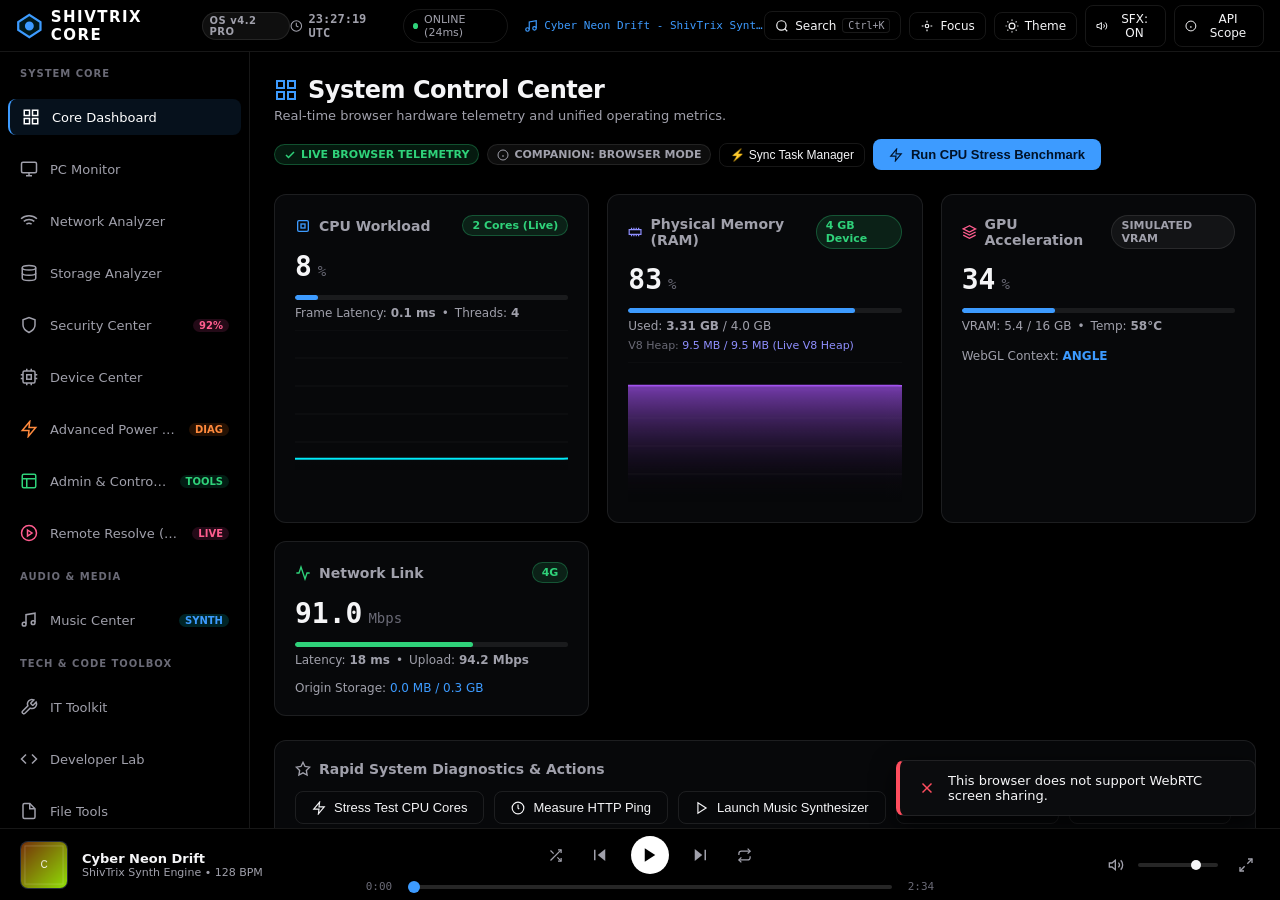
<file: index.html>
<!DOCTYPE html>
<html lang="en">
<head>
  <meta charset="UTF-8">
  <meta name="viewport" content="width=device-width, initial-scale=1.0">
  <title>ShivTrix Core - Tech OS & System Control Center</title>
  <meta name="description" content="All-in-one Tech OS, hardware telemetry dashboard, developer lab, IT toolkit, and built-in music player engine.">
  <link rel="manifest" href="manifest.json">
  <meta name="theme-color" content="#00f0ff">
  <link rel="stylesheet" href="style.css?v=44">
</head>
<body data-theme="oled-pro">

<!-- Cyber Ambient Background -->
<div class="cyber-grid"></div>
<div class="ambient-glow" id="ambient-glow"></div>

<!-- Top Status Bar -->
<header id="status-bar">
  <div class="brand-section">
    <div class="logo-badge" onclick="App.navigateTo('dashboard')">
      <svg class="logo-icon" viewBox="0 0 24 24" fill="none" stroke="currentColor" stroke-width="2">
        <polygon points="12 2 22 8.5 22 15.5 12 22 2 15.5 2 8.5 12 2" stroke="currentColor" fill="rgba(0,240,255,0.1)"></polygon>
        <circle cx="12" cy="12" r="3" fill="currentColor"></circle>
      </svg>
      <span class="app-title">SHIVTRIX CORE</span>
      <span class="version-pill">OS v4.2 PRO</span>
    </div>
  </div>

  <div class="status-hud">
    <div class="hud-item" id="hud-clock">
      <svg width="14" height="14" viewBox="0 0 24 24" fill="none" stroke="currentColor" stroke-width="2"><circle cx="12" cy="12" r="10"></circle><polyline points="12 6 12 12 16 14"></polyline></svg>
      <span id="live-time" style="font-family: var(--font-mono); font-weight: 600;">00:00:00 UTC</span>
    </div>
    <div class="hud-item">
      <div class="hud-badge">
        <div class="dot-indicator" id="network-dot"></div>
        <span id="hud-network-status">ONLINE (24ms)</span>
      </div>
    </div>
    <div class="hud-item" id="hud-audio" style="cursor: pointer;" onclick="App.navigateTo('music-center')">
      <svg width="14" height="14" viewBox="0 0 24 24" fill="none" stroke="var(--accent-cyan)" stroke-width="2"><path d="M9 18V5l12-2v13"></path><circle cx="6" cy="18" r="3"></circle><circle cx="18" cy="16" r="3"></circle></svg>
      <span class="audio-ticker" id="hud-audio-title">Cyber Neon Drift - Synthwave</span>
    </div>
  </div>

  <div class="status-actions">
    <button class="action-btn" onclick="App.openCommandPalette()" title="Search & Commands (Ctrl+K)">
      <svg width="14" height="14" viewBox="0 0 24 24" fill="none" stroke="currentColor" stroke-width="2"><circle cx="11" cy="11" r="8"></circle><line x1="21" y1="21" x2="16.65" y2="16.65"></line></svg>
      <span>Search</span>
      <span class="kbd-shortcut">Ctrl+K</span>
    </button>
    <button class="action-btn" onclick="App.toggleFocusMode()" title="Distraction-Free Focus Mode">
      <svg width="14" height="14" viewBox="0 0 24 24" fill="none" stroke="currentColor" stroke-width="2"><circle cx="12" cy="12" r="3"></circle><path d="M3 12h3m12 0h3M12 3v3m0 12v3"></path></svg>
      <span>Focus</span>
    </button>
    <button class="action-btn" onclick="App.cycleTheme()" title="Switch Visual Theme">
      <svg width="14" height="14" viewBox="0 0 24 24" fill="none" stroke="currentColor" stroke-width="2"><circle cx="12" cy="12" r="5"></circle><line x1="12" y1="1" x2="12" y2="3"></line><line x1="12" y1="21" x2="12" y2="23"></line><line x1="4.22" y1="4.22" x2="5.64" y2="5.64"></line><line x1="18.36" y1="18.36" x2="19.78" y2="19.78"></line><line x1="1" y1="12" x2="3" y2="12"></line><line x1="21" y1="12" x2="23" y2="12"></line><line x1="4.22" y1="19.78" x2="5.64" y2="18.36"></line><line x1="18.36" y1="5.64" x2="19.78" y2="4.22"></line></svg>
      <span id="theme-btn-label">Theme</span>
    </button>
    <button class="action-btn" id="sfx-toggle-btn" onclick="AudioEngine.toggleSfx()" title="Toggle Interface Audio Synth">
      <svg width="14" height="14" viewBox="0 0 24 24" fill="none" stroke="currentColor" stroke-width="2"><polygon points="11 5 6 9 2 9 2 15 6 15 11 19 11 5"></polygon><path d="M19.07 4.93a10 10 0 0 1 0 14.14M15.54 8.46a5 5 0 0 1 0 7.07"></path></svg>
      <span id="sfx-status">SFX: ON</span>
    </button>
    <button class="action-btn" onclick="App.showCompanionModal()" title="Native Architecture & Sandbox Info">
      <svg width="14" height="14" viewBox="0 0 24 24" fill="none" stroke="currentColor" stroke-width="2"><circle cx="12" cy="12" r="10"></circle><line x1="12" y1="16" x2="12" y2="12"></line><line x1="12" y1="8" x2="12.01" y2="8"></line></svg>
      <span>API Scope</span>
    </button>
  </div>
</header>

<!-- App Main Layout -->
<div id="app-layout">
  <!-- Collapsible Sidebar -->
  <aside id="sidebar">
    <nav class="sidebar-nav">
      <div class="nav-group-title">SYSTEM CORE</div>
      <a class="nav-item active" data-nav="dashboard" onclick="App.navigateTo('dashboard')">
        <svg class="nav-icon" viewBox="0 0 24 24" fill="none" stroke="currentColor" stroke-width="2"><rect x="3" y="3" width="7" height="7"></rect><rect x="14" y="3" width="7" height="7"></rect><rect x="14" y="14" width="7" height="7"></rect><rect x="3" y="14" width="7" height="7"></rect></svg>
        <span class="nav-label">Core Dashboard</span>
      </a>
      <a class="nav-item" data-nav="pc-monitor" onclick="App.navigateTo('pc-monitor')">
        <svg class="nav-icon" viewBox="0 0 24 24" fill="none" stroke="currentColor" stroke-width="2"><rect x="2" y="3" width="20" height="14" rx="2" ry="2"></rect><line x1="8" y1="21" x2="16" y2="21"></line><line x1="12" y1="17" x2="12" y2="21"></line></svg>
        <span class="nav-label">PC Monitor</span>
      </a>
      <a class="nav-item" data-nav="network-analyzer" onclick="App.navigateTo('network-analyzer')">
        <svg class="nav-icon" viewBox="0 0 24 24" fill="none" stroke="currentColor" stroke-width="2"><path d="M5 12.55a11 11 0 0 1 14.08 0"></path><path d="M1.42 9a16 16 0 0 1 21.16 0"></path><path d="M8.53 16.11a6 6 0 0 1 6.95 0"></path><line x1="12" y1="20" x2="12.01" y2="20"></line></svg>
        <span class="nav-label">Network Analyzer</span>
      </a>
      <a class="nav-item" data-nav="storage-analyzer" onclick="App.navigateTo('storage-analyzer')">
        <svg class="nav-icon" viewBox="0 0 24 24" fill="none" stroke="currentColor" stroke-width="2"><ellipse cx="12" cy="5" rx="9" ry="3"></ellipse><path d="M21 12c0 1.66-4 3-9 3s-9-1.34-9-3"></path><path d="M3 5v14c0 1.66 4 3 9 3s9-1.34 9-3V5"></path></svg>
        <span class="nav-label">Storage Analyzer</span>
      </a>
      <a class="nav-item" data-nav="security-center" onclick="App.navigateTo('security-center')">
        <svg class="nav-icon" viewBox="0 0 24 24" fill="none" stroke="currentColor" stroke-width="2"><path d="M12 22s8-4 8-10V5l-8-3-8 3v7c0 6 8 10 8 10z"></path></svg>
        <span class="nav-label">Security Center</span>
        <span class="nav-pill" id="sidebar-sec-pill">92%</span>
      </a>
      <a class="nav-item" data-nav="device-center" onclick="App.navigateTo('device-center')">
        <svg class="nav-icon" viewBox="0 0 24 24" fill="none" stroke="currentColor" stroke-width="2"><rect x="4" y="4" width="16" height="16" rx="2" ry="2"></rect><rect x="9" y="9" width="6" height="6"></rect><line x1="9" y1="1" x2="9" y2="4"></line><line x1="15" y1="1" x2="15" y2="4"></line><line x1="9" y1="20" x2="9" y2="23"></line><line x1="15" y1="20" x2="15" y2="23"></line><line x1="20" y1="9" x2="23" y2="9"></line><line x1="20" y1="14" x2="23" y2="14"></line><line x1="1" y1="9" x2="4" y2="9"></line><line x1="1" y1="14" x2="4" y2="14"></line></svg>
        <span class="nav-label">Device Center</span>
      </a>
            <a class="nav-item" data-nav="advanced-power-toys" onclick="App.navigateTo('advanced-power-toys')">
        <svg class="nav-icon" viewBox="0 0 24 24" fill="none" stroke="var(--accent-orange)" stroke-width="2"><polygon points="13 2 3 14 12 14 11 22 21 10 12 10 13 2"></polygon></svg>
        <span class="nav-label">Advanced Power Toys</span>
        <span class="nav-pill" style="background: rgba(249,115,22,0.15); color: var(--accent-orange);">DIAG</span>
      </a>
      <a class="nav-item" data-nav="admin-hub" onclick="App.navigateTo('admin-hub')">
        <svg class="nav-icon" viewBox="0 0 24 24" fill="none" stroke="var(--accent-green)" stroke-width="2"><rect x="3" y="3" width="18" height="18" rx="2" ry="2"></rect><line x1="3" y1="9" x2="21" y2="9"></line><line x1="9" y1="21" x2="9" y2="9"></line></svg>
        <span class="nav-label">Admin & Control Hub</span>
        <span class="nav-pill" style="background: rgba(16,185,129,0.15); color: var(--accent-green);">TOOLS</span>
      </a>
      <a class="nav-item" data-nav="remote-resolve" onclick="App.navigateTo('remote-resolve')">
        <svg class="nav-icon" viewBox="0 0 24 24" fill="none" stroke="var(--accent-pink)" stroke-width="2"><circle cx="12" cy="12" r="10"></circle><polygon points="10 8 16 12 10 16 10 8"></polygon></svg>
        <span class="nav-label">Remote Resolve (WebRTC)</span>
        <span class="nav-pill" style="background: rgba(236,72,153,0.15); color: var(--accent-pink);">LIVE</span>
      </a>

      <div class="nav-group-title">AUDIO & MEDIA</div>
      <a class="nav-item" data-nav="music-center" onclick="App.navigateTo('music-center')">
        <svg class="nav-icon" viewBox="0 0 24 24" fill="none" stroke="currentColor" stroke-width="2"><circle cx="5.5" cy="17.5" r="2.5"></circle><circle cx="17.5" cy="15.5" r="2.5"></circle><path d="M8 17V5l12-2v12"></path></svg>
        <span class="nav-label">Music Center</span>
        <span class="nav-pill" style="background: rgba(0,240,255,0.15); color: var(--accent-cyan);">SYNTH</span>
      </a>

      <div class="nav-group-title">TECH & CODE TOOLBOX</div>
      <a class="nav-item" data-nav="it-toolkit" onclick="App.navigateTo('it-toolkit')">
        <svg class="nav-icon" viewBox="0 0 24 24" fill="none" stroke="currentColor" stroke-width="2"><path d="M14.7 6.3a1 1 0 0 0 0 1.4l1.6 1.6a1 1 0 0 0 1.4 0l3.77-3.77a6 6 0 0 1-7.94 7.94l-6.91 6.91a2.12 2.12 0 0 1-3-3l6.91-6.91a6 6 0 0 1 7.94-7.94l-3.76 3.76z"></path></svg>
        <span class="nav-label">IT Toolkit</span>
      </a>
      <a class="nav-item" data-nav="developer-lab" onclick="App.navigateTo('developer-lab')">
        <svg class="nav-icon" viewBox="0 0 24 24" fill="none" stroke="currentColor" stroke-width="2"><polyline points="16 18 22 12 16 6"></polyline><polyline points="8 6 2 12 8 18"></polyline></svg>
        <span class="nav-label">Developer Lab</span>
      </a>
      <a class="nav-item" data-nav="file-tools" onclick="App.navigateTo('file-tools')">
        <svg class="nav-icon" viewBox="0 0 24 24" fill="none" stroke="currentColor" stroke-width="2"><path d="M13 2H6a2 2 0 0 0-2 2v16a2 2 0 0 0 2 2h12a2 2 0 0 0 2-2V9z"></path><polyline points="13 2 13 9 20 9"></polyline></svg>
        <span class="nav-label">File Tools</span>
      </a>

      <div class="nav-group-title">OPERATIONS & ITIL</div>
      <a class="nav-item" data-nav="operations" onclick="App.navigateTo('operations')">
        <svg class="nav-icon" viewBox="0 0 24 24" fill="none" stroke="currentColor" stroke-width="2"><path d="M16 4h2a2 2 0 0 1 2 2v14a2 2 0 0 1-2 2H6a2 2 0 0 1-2-2V6a2 2 0 0 1 2-2h2"></path><rect x="8" y="2" width="8" height="4" rx="1" ry="1"></rect></svg>
        <span class="nav-label">IT Operations</span>
      </a>
      <a class="nav-item" data-nav="extra-panels" onclick="App.navigateTo('extra-panels')">
        <svg class="nav-icon" viewBox="0 0 24 24" fill="none" stroke="currentColor" stroke-width="2"><circle cx="12" cy="12" r="10"></circle><path d="M9.09 9a3 3 0 0 1 5.83 1c0 2-3 3-3 3"></path><line x1="12" y1="17" x2="12.01" y2="17"></line></svg>
        <span class="nav-label">Feeds & Hardware</span>
      </a>

      <div class="nav-group-title">INTELLIGENCE</div>
      <a class="nav-item" data-nav="ai-assistant" onclick="App.navigateTo('ai-assistant')">
        <svg class="nav-icon" viewBox="0 0 24 24" fill="none" stroke="var(--accent-violet)" stroke-width="2"><path d="M12 2a10 10 0 0 1 10 10c0 5.52-4.48 10-10 10S2 17.52 2 12 6.48 2 12 2z"></path><path d="M12 8v4l3 3"></path></svg>
        <span class="nav-label">AI Tech Assistant</span>
        <span class="nav-pill" style="background: rgba(168,85,247,0.15); color: var(--accent-violet);">HEURISTIC</span>
      </a>
    </nav>

    <div class="sidebar-footer">
      <button class="control-btn" onclick="App.toggleSidebar()" title="Toggle Sidebar Collapse">
        <svg width="18" height="18" viewBox="0 0 24 24" fill="none" stroke="currentColor" stroke-width="2"><line x1="3" y1="12" x2="21" y2="12"></line><line x1="3" y1="6" x2="21" y2="6"></line><line x1="3" y1="18" x2="21" y2="18"></line></svg>
      </button>
    </div>
  </aside>

  <!-- Main Viewport -->
  <main id="main-viewport">
    
    <!-- 1. DASHBOARD MODULE -->
    <section class="module-view active" id="view-dashboard">
      <div class="module-header">
        <div class="header-text">
          <h1>
            <svg width="24" height="24" viewBox="0 0 24 24" fill="none" stroke="var(--accent-cyan)" stroke-width="2"><rect x="3" y="3" width="7" height="7"></rect><rect x="14" y="3" width="7" height="7"></rect><rect x="14" y="14" width="7" height="7"></rect><rect x="3" y="14" width="7" height="7"></rect></svg>
            System Control Center
          </h1>
          <p>Real-time browser hardware telemetry and unified operating metrics.</p>
        </div>
        <div class="header-badges">
          <span class="badge-real" title="Directly queried from W3C Navigator APIs">
            <svg width="12" height="12" viewBox="0 0 24 24" fill="none" stroke="currentColor" stroke-width="3"><polyline points="20 6 9 17 4 12"></polyline></svg>
            LIVE BROWSER TELEMETRY
          </span>
          <span id="companion-badge" class="badge-sim" style="cursor: pointer;" onclick="App.openSyncModal()" title="Click to sync with Windows Task Manager">
            <svg width="12" height="12" viewBox="0 0 24 24" fill="none" stroke="currentColor" stroke-width="2"><circle cx="12" cy="12" r="10"></circle><line x1="12" y1="16" x2="12" y2="12"></line></svg>
            COMPANION: BROWSER MODE
          </span>
          <button class="btn-secondary" style="padding: 4px 10px; font-size: 12px;" onclick="App.openSyncModal()">
            ⚡ Sync Task Manager
          </button>
          <button class="btn-primary" onclick="App.runCpuBenchmark()">
            <svg width="14" height="14" viewBox="0 0 24 24" fill="none" stroke="currentColor" stroke-width="2"><polygon points="13 2 3 14 12 14 11 22 21 10 12 10 13 2"></polygon></svg>
            Run CPU Stress Benchmark
          </button>
        </div>
      </div>

      <!-- Core Telemetry Metric Cards -->
      <div class="card-grid">
        <!-- CPU Card -->
        <div class="glass-card">
          <div class="card-header">
            <span class="card-title">
              <svg width="16" height="16" viewBox="0 0 24 24" fill="none" stroke="var(--accent-cyan)" stroke-width="2"><rect x="4" y="4" width="16" height="16" rx="2"></rect><rect x="9" y="9" width="6" height="6"></rect></svg>
              CPU Workload
            </span>
            <span class="badge-real" id="dash-cpu-cores">16 Cores</span>
          </div>
          <div class="card-metric">
            <span id="dash-cpu-val">8</span><span class="metric-unit">%</span>
          </div>
          <div class="progress-bar-bg">
            <div class="progress-bar-fill" id="dash-cpu-bar" style="width: 8%;"></div>
          </div>
          <div class="metric-sub">
            <span>Frame Latency: <strong id="dash-cpu-lag">0.4 ms</strong></span> &bull; 
            <span>Threads: <strong id="dash-cpu-threads">40</strong></span>
          </div>
          <div class="chart-box">
            <canvas id="cpu-chart" class="chart-canvas"></canvas>
          </div>
        </div>

        <!-- RAM Card -->
        <div class="glass-card">
          <div class="card-header">
            <span class="card-title">
              <svg width="16" height="16" viewBox="0 0 24 24" fill="none" stroke="var(--accent-violet)" stroke-width="2"><path d="M6 19v-3M10 19v-3M14 19v-3M18 19v-3M6 5v3M10 5v3M14 5v3M18 5v3M2 8h20v8H2z"></path></svg>
              Physical Memory (RAM)
            </span>
            <span class="badge-real" id="dash-ram-total">8+ GB Device</span>
          </div>
          <div class="card-metric">
            <span id="dash-ram-val">83</span><span class="metric-unit">%</span>
          </div>
          <div class="progress-bar-bg">
            <div class="progress-bar-fill" id="dash-ram-bar" style="width: 83%; background: linear-gradient(90deg, var(--accent-violet), var(--accent-pink));"></div>
          </div>
          <div class="metric-sub">
            <span>Used: <strong id="dash-ram-used">13.28 GB</strong> / <span id="dash-ram-total-disp">16.0 GB</span></span>
          </div>
          <div style="margin-top: 6px; font-size: 11px; color: var(--text-muted);" id="dash-heap-info">
            V8 Heap: <span id="dash-v8-heap" style="color: var(--accent-violet);">Detecting...</span>
          </div>
          <div class="chart-box">
            <canvas id="ram-chart" class="chart-canvas"></canvas>
          </div>
        </div>

        <!-- GPU Card -->
        <div class="glass-card">
          <div class="card-header">
            <span class="card-title">
              <svg width="16" height="16" viewBox="0 0 24 24" fill="none" stroke="var(--accent-pink)" stroke-width="2"><polygon points="12 2 2 7 12 12 22 7 12 2"></polygon><polyline points="2 17 12 22 22 17"></polyline><polyline points="2 12 12 17 22 12"></polyline></svg>
              GPU Acceleration
            </span>
            <span class="badge-sim">SIMULATED VRAM</span>
          </div>
          <div class="card-metric">
            <span id="dash-gpu-val">34</span><span class="metric-unit">%</span>
          </div>
          <div class="progress-bar-bg">
            <div class="progress-bar-fill" id="dash-gpu-bar" style="width: 34%; background: linear-gradient(90deg, var(--accent-pink), var(--accent-amber));"></div>
          </div>
          <div class="metric-sub">
            <span>VRAM: 5.4 / 16 GB</span> &bull; 
            <span>Temp: <strong id="dash-gpu-temp">58&deg;C</strong></span>
          </div>
          <div style="margin-top: 14px; font-size: 12px; color: var(--text-secondary); line-height: 1.5;">
            WebGL Context: <strong style="color: var(--accent-cyan);" id="dash-gpu-renderer">NVIDIA / WebGL 2.0 Metal</strong>
          </div>
        </div>

        <!-- Network Throughput -->
        <div class="glass-card">
          <div class="card-header">
            <span class="card-title">
              <svg width="16" height="16" viewBox="0 0 24 24" fill="none" stroke="var(--accent-green)" stroke-width="2"><polyline points="22 12 18 12 15 21 9 3 6 12 2 12"></polyline></svg>
              Network Link
            </span>
            <span class="badge-real" id="dash-net-type">4G / Fiber</span>
          </div>
          <div class="card-metric">
            <span id="dash-net-down">240.5</span><span class="metric-unit">Mbps</span>
          </div>
          <div class="progress-bar-bg">
            <div class="progress-bar-fill" id="dash-net-bar" style="width: 65%; background: var(--accent-green);"></div>
          </div>
          <div class="metric-sub">
            <span>Latency: <strong id="dash-net-rtt">18 ms</strong></span> &bull; 
            <span>Upload: <strong>94.2 Mbps</strong></span>
          </div>
          <div style="margin-top: 14px; font-size: 12px; color: var(--text-secondary);">
            Origin Storage: <span id="dash-storage-usage" style="color: var(--accent-cyan);">Estimating...</span>
          </div>
        </div>
      </div>

      <!-- Quick Action Grid -->
      <div class="glass-card" style="margin-bottom: 24px;">
        <div class="card-header">
          <span class="card-title">
            <svg width="16" height="16" viewBox="0 0 24 24" fill="none" stroke="currentColor" stroke-width="2"><polygon points="12 2 15.09 8.26 22 9.27 17 14.14 18.18 21.02 12 17.77 5.82 21.02 7 14.14 2 9.27 8.91 8.26 12 2"></polygon></svg>
            Rapid System Diagnostics & Actions
          </span>
          <span style="font-size: 11px; color: var(--text-muted);">Real-time Client Dispatch</span>
        </div>
        <div style="display: flex; flex-wrap: wrap; gap: 10px;">
          <button class="btn-secondary" onclick="App.runCpuBenchmark()">
            <svg width="14" height="14" viewBox="0 0 24 24" fill="none" stroke="currentColor" stroke-width="2"><polygon points="13 2 3 14 12 14 11 22 21 10 12 10 13 2"></polygon></svg>
            Stress Test CPU Cores
          </button>
          <button class="btn-secondary" onclick="App.testLivePing()">
            <svg width="14" height="14" viewBox="0 0 24 24" fill="none" stroke="currentColor" stroke-width="2"><circle cx="12" cy="12" r="10"></circle><polyline points="12 6 12 12 14 14"></polyline></svg>
            Measure HTTP Ping
          </button>
          <button class="btn-secondary" onclick="App.navigateTo('music-center')">
            <svg width="14" height="14" viewBox="0 0 24 24" fill="none" stroke="currentColor" stroke-width="2"><polygon points="5 3 19 12 5 21 5 3"></polygon></svg>
            Launch Music Synthesizer
          </button>
          <button class="btn-secondary" onclick="App.navigateTo('security-center')">
            <svg width="14" height="14" viewBox="0 0 24 24" fill="none" stroke="currentColor" stroke-width="2"><path d="M12 22s8-4 8-10V5l-8-3-8 3v7c0 6 8 10 8 10z"></path></svg>
            Run Security Audit
          </button>
          <button class="btn-secondary" onclick="App.navigateTo('ai-assistant')">
            <svg width="14" height="14" viewBox="0 0 24 24" fill="none" stroke="currentColor" stroke-width="2"><path d="M21 15a2 2 0 0 1-2 2H7l-4 4V5a2 2 0 0 1 2-2h14a2 2 0 0 1 2 2z"></path></svg>
            Query AI Assistant
          </button>
        </div>
      </div>

      <!-- Real vs Simulated Telemetry Breakdown Table -->
      <div class="data-table-container">
        <table class="data-table">
          <thead>
            <tr>
              <th>System Metric</th>
              <th>Current Source</th>
              <th>Data Fidelity</th>
              <th>Sandbox API Used</th>
              <th>Native Companion Capability</th>
            </tr>
          </thead>
          <tbody>
            <tr>
              <td><strong>Logical CPU Core Count</strong></td>
              <td>Browser Hardware</td>
              <td><span class="badge-real">REAL BROWSER API</span></td>
              <td><code>navigator.hardwareConcurrency</code></td>
              <td>Live per-socket topology, microarchitecture cache, affinity</td>
            </tr>
            <tr>
              <td><strong>Device Memory Tier</strong></td>
              <td>Browser Client</td>
              <td><span class="badge-real">REAL BROWSER API</span></td>
              <td><code>navigator.deviceMemory</code> (Approx GiB)</td>
              <td>Exact physical DIMM timings, dual-channel bus, commit limit</td>
            </tr>
            <tr>
              <td><strong>Network Connection</strong></td>
              <td>Network Information API</td>
              <td><span class="badge-real">REAL BROWSER API</span></td>
              <td><code>navigator.connection</code> (downlink, rtt)</td>
              <td>Socket raw packet capture, NIC driver statistics, ARP tables</td>
            </tr>
            <tr>
              <td><strong>Battery State & Health</strong></td>
              <td>Battery Status API</td>
              <td><span class="badge-real" id="battery-badge">QUERYING...</span></td>
              <td><code>navigator.getBattery()</code></td>
              <td>ACPI battery wear level, charge cycle count, mV rail voltages</td>
            </tr>
            <tr>
              <td><strong>Core Package Thermals</strong></td>
              <td>ShivTrix Simulation Model</td>
              <td><span class="badge-sim">SIMULATED DEMO</span></td>
              <td>Heuristic thermal algorithm</td>
              <td>Hardware ring 0 MSR registers, EC sensor chip readout</td>
            </tr>
            <tr>
              <td><strong>GPU Core & VRAM Load</strong></td>
              <td>WebGL 2.0 + Model</td>
              <td><span class="badge-sim">HYBRID / DEMO</span></td>
              <td><code>WEBGL_debug_renderer_info</code></td>
              <td>NVML / ADL native GPU bus telemetry and clock p-states</td>
            </tr>
            <tr>
              <td><strong>Kernel Process Table</strong></td>
              <td>Demo Task Engine</td>
              <td><span class="badge-sim">SIMULATED DEMO</span></td>
              <td>Mock task manager</td>
              <td>Windows NT / Linux procfs complete PID and thread tree</td>
            </tr>
          </tbody>
        </table>
      </div>
    </section>

    <!-- 2. PC MONITOR MODULE -->
    <section class="module-view" id="view-pc-monitor">
      <div class="module-header">
        <div class="header-text">
          <h1>
            <svg width="24" height="24" viewBox="0 0 24 24" fill="none" stroke="var(--accent-cyan)" stroke-width="2"><rect x="2" y="3" width="20" height="14" rx="2" ry="2"></rect><line x1="8" y1="21" x2="16" y2="21"></line><line x1="12" y1="17" x2="12" y2="21"></line></svg>
            PC Monitor & Hardware Telemetry
          </h1>
          <p>Multi-core logical processors, thread load distribution, thermals, and active process inspection.</p>
        </div>
        <div class="header-badges">
          <span class="badge-real" id="monitor-core-badge">16 Logical Cores</span>
          <span class="badge-sim">THERMALS SIMULATED</span>
        </div>
      </div>

      <!-- Core Grid Visualization -->
      <div class="glass-card" style="margin-bottom: 24px;">
        <div class="card-header">
          <span class="card-title">
            <svg width="16" height="16" viewBox="0 0 24 24" fill="none" stroke="currentColor" stroke-width="2"><rect x="4" y="4" width="16" height="16" rx="2"></rect></svg>
            Logical Processor Core Matrix
          </span>
          <span style="font-size: 12px; color: var(--text-secondary);">Live Thread Activity</span>
        </div>
        <div id="core-meters-grid" style="display: grid; grid-template-columns: repeat(auto-fill, minmax(130px, 1fr)); gap: 12px;">
          <!-- Dynamically populated core bars -->
        </div>
      </div>

      <!-- Thermals & Sensors -->
      <div class="card-grid" style="margin-bottom: 24px;">
        <div class="glass-card">
          <div class="card-title" style="margin-bottom: 12px;">CPU Package Thermal Zone</div>
          <div class="card-metric" style="color: var(--accent-cyan);">
            <span id="mon-cpu-temp">48.2</span><span class="metric-unit">&deg;C</span>
          </div>
          <div class="metric-sub">Tdie: 47.9&deg;C &bull; Tctl: 49.1&deg;C &bull; Target: 85&deg;C max</div>
        </div>
        <div class="glass-card">
          <div class="card-title" style="margin-bottom: 12px;">GPU Core Hotspot</div>
          <div class="card-metric" style="color: var(--accent-violet);">
            <span id="mon-gpu-temp">59.8</span><span class="metric-unit">&deg;C</span>
          </div>
          <div class="metric-sub">Memory Junction: 64.2&deg;C &bull; Power: 185W</div>
        </div>
        <div class="glass-card">
          <div class="card-title" style="margin-bottom: 12px;">Cooling Fans</div>
          <div class="card-metric" style="color: var(--accent-green);">
            <span id="mon-fan-rpm">1,240</span><span class="metric-unit">RPM</span>
          </div>
          <div class="metric-sub">Chassis 1: 1,120 RPM &bull; Pump: 2,400 RPM</div>
        </div>
        <div class="glass-card">
          <div class="card-title" style="margin-bottom: 12px;">Operating Uptime</div>
          <div class="card-metric" style="color: var(--text-primary);">
            <span id="mon-uptime">14d 06h 42m</span>
          </div>
          <div class="metric-sub">Booted: Simulated ACPI Boot Time</div>
        </div>
      </div>

      <!-- Process Manager -->
      <div class="glass-card">
        <div class="card-header">
          <span class="card-title">
            <svg width="16" height="16" viewBox="0 0 24 24" fill="none" stroke="currentColor" stroke-width="2"><line x1="8" y1="6" x2="21" y2="6"></line><line x1="8" y1="12" x2="21" y2="12"></line><line x1="8" y1="18" x2="21" y2="18"></line><line x1="3" y1="6" x2="3.01" y2="6"></line><line x1="3" y1="12" x2="3.01" y2="12"></line><line x1="3" y1="18" x2="3.01" y2="18"></line></svg>
            Active Process Manager (Demo Sandbox)
          </span>
          <div style="display: flex; gap: 8px;">
            <input type="text" id="process-search" class="form-input" placeholder="Filter processes..." style="width: 200px; padding: 4px 8px; font-size: 12px;" oninput="App.filterProcesses()">
            <button class="btn-secondary" style="padding: 4px 10px; font-size: 12px;" onclick="App.addProcess()">+ Spawn Task</button>
          </div>
        </div>
        <div class="data-table-container">
          <table class="data-table" id="process-table">
            <thead>
              <tr>
                <th>PID</th>
                <th>Process Name</th>
                <th>User / Domain</th>
                <th>CPU %</th>
                <th>RAM (MB)</th>
                <th>Priority</th>
                <th>Status</th>
                <th>Action</th>
              </tr>
            </thead>
            <tbody id="process-table-body">
              <!-- Populated via JS -->
            </tbody>
          </table>
        </div>
      </div>
    </section>

    <!-- 3. NETWORK ANALYZER MODULE -->
    <section class="module-view" id="view-network-analyzer">
      <div class="module-header">
        <div class="header-text">
          <h1>
            <svg width="24" height="24" viewBox="0 0 24 24" fill="none" stroke="var(--accent-cyan)" stroke-width="2"><path d="M5 12.55a11 11 0 0 1 14.08 0"></path><path d="M1.42 9a16 16 0 0 1 21.16 0"></path><path d="M8.53 16.11a6 6 0 0 1 6.95 0"></path><line x1="12" y1="20" x2="12.01" y2="20"></line></svg>
            Network Analyzer & Diagnostics
          </h1>
          <p>Connectivity benchmarks, latency telemetry, interactive speed testing, and DNS resolver tools.</p>
        </div>
        <div class="header-badges">
          <span class="badge-real">W3C NETWORK INFO API</span>
        </div>
      </div>

      <div class="card-grid" style="margin-bottom: 24px;">
        <!-- Live Ping Card -->
        <div class="glass-card">
          <div class="card-header">
            <span class="card-title">Latency Ping Tester</span>
            <button class="btn-primary" style="padding: 4px 10px; font-size: 11px;" onclick="App.testLivePing()">Ping Now</button>
          </div>
          <div class="card-metric" style="color: var(--accent-green);">
            <span id="net-ping-val">18</span><span class="metric-unit">ms</span>
          </div>
          <div class="metric-sub">
            <span>Min: <strong id="net-ping-min">14ms</strong></span> &bull; 
            <span>Avg: <strong id="net-ping-avg">19ms</strong></span> &bull; 
            <span>Jitter: <strong id="net-ping-jitter">2.4ms</strong></span>
          </div>
          <div class="chart-box" style="height: 110px;">
            <canvas id="ping-chart" class="chart-canvas"></canvas>
          </div>
        </div>

        <!-- Connection Details -->
        <div class="glass-card">
          <div class="card-header">
            <span class="card-title">Network Interface Properties</span>
            <span class="badge-real">ONLINE</span>
          </div>
          <div style="display: flex; flex-direction: column; gap: 8px; font-size: 13px; margin-top: 10px;">
            <div style="display: flex; justify-content: space-between;">
              <span style="color: var(--text-secondary);">Effective Type:</span>
              <strong id="net-effective-type" style="color: var(--accent-cyan);">4g / Broadband</strong>
            </div>
            <div style="display: flex; justify-content: space-between;">
              <span style="color: var(--text-secondary);">Downlink Bandwidth:</span>
              <strong id="net-downlink">10.0+ Mbps</strong>
            </div>
            <div style="display: flex; justify-content: space-between;">
              <span style="color: var(--text-secondary);">Round Trip Time (RTT):</span>
              <strong id="net-rtt-spec">50 ms</strong>
            </div>
            <div style="display: flex; justify-content: space-between;">
              <span style="color: var(--text-secondary);">Data Saver Mode:</span>
              <strong id="net-save-data">Disabled</strong>
            </div>
            <div style="display: flex; justify-content: space-between;">
              <span style="color: var(--text-secondary);">Public IP (Simulated):</span>
              <strong style="font-family: var(--font-mono);">198.51.100.42 (US-East)</strong>
            </div>
          </div>
        </div>

        <!-- Interactive Speed Test Simulator -->
        <div class="glass-card" style="grid-column: 1 / -1;">
          <div class="card-header">
            <span class="card-title">
              <svg width="16" height="16" viewBox="0 0 24 24" fill="none" stroke="currentColor" stroke-width="2"><circle cx="12" cy="12" r="10"></circle><polyline points="12 6 12 12 16 14"></polyline></svg>
              Interactive Broadband Speed Test
            </span>
            <button class="btn-primary" id="btn-start-speedtest" onclick="App.runSpeedTest()">
              <svg width="14" height="14" viewBox="0 0 24 24" fill="none" stroke="currentColor" stroke-width="2"><polygon points="5 3 19 12 5 21 5 3"></polygon></svg>
              Begin Benchmark
            </button>
          </div>
          <div style="display: grid; grid-template-columns: repeat(auto-fit, minmax(200px, 1fr)); gap: 16px; margin: 16px 0; text-align: center;">
            <div class="glass-card" style="padding: 14px; background: rgba(0,0,0,0.3);">
              <div style="font-size: 11px; color: var(--text-muted);">DOWNLOAD SPEED</div>
              <div style="font-size: 32px; font-weight: 800; font-family: var(--font-mono); color: var(--accent-cyan);" id="st-download">0.0</div>
              <div style="font-size: 11px; color: var(--text-secondary);">Mbps</div>
            </div>
            <div class="glass-card" style="padding: 14px; background: rgba(0,0,0,0.3);">
              <div style="font-size: 11px; color: var(--text-muted);">UPLOAD SPEED</div>
              <div style="font-size: 32px; font-weight: 800; font-family: var(--font-mono); color: var(--accent-violet);" id="st-upload">0.0</div>
              <div style="font-size: 11px; color: var(--text-secondary);">Mbps</div>
            </div>
            <div class="glass-card" style="padding: 14px; background: rgba(0,0,0,0.3);">
              <div style="font-size: 11px; color: var(--text-muted);">LATENCY</div>
              <div style="font-size: 32px; font-weight: 800; font-family: var(--font-mono); color: var(--accent-green);" id="st-ping">--</div>
              <div style="font-size: 11px; color: var(--text-secondary);">ms</div>
            </div>
            <div class="glass-card" style="padding: 14px; background: rgba(0,0,0,0.3);">
              <div style="font-size: 11px; color: var(--text-muted);">JITTER & LOSS</div>
              <div style="font-size: 32px; font-weight: 800; font-family: var(--font-mono); color: var(--text-primary);" id="st-loss">0.0%</div>
              <div style="font-size: 11px; color: var(--text-secondary);">0.8 ms jitter</div>
            </div>
          </div>
          <div class="progress-bar-bg" style="height: 8px;">
            <div class="progress-bar-fill" id="st-progress" style="width: 0%;"></div>
          </div>
          <div style="font-size: 12px; color: var(--text-muted); margin-top: 6px; text-align: right;" id="st-status-label">Ready to test</div>
        </div>
      </div>

      <!-- DNS Tools & Propagation -->
      <div style="display: grid; grid-template-columns: repeat(auto-fit, minmax(360px, 1fr)); gap: 18px;">
        <div class="glass-card">
          <div class="card-header">
            <span class="card-title">DNS Record Lookup</span>
            <span class="badge-sim">SIMULATOR</span>
          </div>
          <div style="display: flex; gap: 8px; margin-bottom: 12px;">
            <input type="text" id="dns-query-domain" class="form-input" placeholder="e.g. cloudflare.com or google.com" value="github.com">
            <button class="btn-primary" onclick="App.lookupDns()">Resolve</button>
          </div>
          <div id="dns-results" style="background: rgba(0,0,0,0.4); border-radius: var(--radius-md); padding: 12px; font-family: var(--font-mono); font-size: 12px; max-height: 180px; overflow-y: auto;">
            <div>A &rarr; 140.82.121.4 (TTL: 60s)</div>
            <div>AAAA &rarr; 2606:50c0:8000::153 (TTL: 60s)</div>
            <div>MX &rarr; 10 aspmx.l.google.com</div>
            <div>NS &rarr; dns1.p08.nsone.net</div>
          </div>
        </div>

        <div class="glass-card">
          <div class="card-header">
            <span class="card-title">Global DNS Propagation Nodes</span>
            <span class="badge-real">6 / 6 HEALTHY</span>
          </div>
          <div style="display: grid; grid-template-columns: 1fr 1fr; gap: 10px; font-size: 12px;">
            <div style="padding: 8px; background: rgba(0,0,0,0.3); border-radius: var(--radius-sm); display: flex; justify-content: space-between;">
              <span>US-East (Virginia)</span> <strong style="color: var(--accent-green);">&#10003; 140.82.121.4</strong>
            </div>
            <div style="padding: 8px; background: rgba(0,0,0,0.3); border-radius: var(--radius-sm); display: flex; justify-content: space-between;">
              <span>EU-Central (Frankfurt)</span> <strong style="color: var(--accent-green);">&#10003; 140.82.121.4</strong>
            </div>
            <div style="padding: 8px; background: rgba(0,0,0,0.3); border-radius: var(--radius-sm); display: flex; justify-content: space-between;">
              <span>AP-South (Mumbai)</span> <strong style="color: var(--accent-green);">&#10003; 140.82.121.4</strong>
            </div>
            <div style="padding: 8px; background: rgba(0,0,0,0.3); border-radius: var(--radius-sm); display: flex; justify-content: space-between;">
              <span>AP-East (Tokyo)</span> <strong style="color: var(--accent-green);">&#10003; 140.82.121.4</strong>
            </div>
            <div style="padding: 8px; background: rgba(0,0,0,0.3); border-radius: var(--radius-sm); display: flex; justify-content: space-between;">
              <span>AU-East (Sydney)</span> <strong style="color: var(--accent-green);">&#10003; 140.82.121.4</strong>
            </div>
            <div style="padding: 8px; background: rgba(0,0,0,0.3); border-radius: var(--radius-sm); display: flex; justify-content: space-between;">
              <span>SA-East (S&atilde;o Paulo)</span> <strong style="color: var(--accent-green);">&#10003; 140.82.121.4</strong>
            </div>
          </div>
        </div>
      </div>
    </section>

    <!-- 4. STORAGE ANALYZER MODULE -->
    <section class="module-view" id="view-storage-analyzer">
      <div class="module-header">
        <div class="header-text">
          <h1>
            <svg width="24" height="24" viewBox="0 0 24 24" fill="none" stroke="var(--accent-cyan)" stroke-width="2"><ellipse cx="12" cy="5" rx="9" ry="3"></ellipse><path d="M21 12c0 1.66-4 3-9 3s-9-1.34-9-3"></path><path d="M3 5v14c0 1.66 4 3 9 3s9-1.34 9-3V5"></path></svg>
            Storage & Disk Space Analyzer
          </h1>
          <p>Browser storage allocation quota and client-side large file inspect engine.</p>
        </div>
        <div class="header-badges">
          <span class="badge-real">STORAGE MANAGER API</span>
          <span class="badge-real">CLIENT-SIDE PRIVACY PRESERVED</span>
        </div>
      </div>

      <!-- Browser Quota Card -->
      <div class="card-grid" style="margin-bottom: 24px;">
        <div class="glass-card">
          <div class="card-header">
            <span class="card-title">Browser Origin Storage Quota</span>
            <span class="badge-real">LIVE ESTIMATE</span>
          </div>
          <div class="card-metric" id="storage-quota-display">
            <span>--</span><span class="metric-unit">MB Used</span>
          </div>
          <div class="progress-bar-bg">
            <div class="progress-bar-fill" id="storage-quota-bar" style="width: 2%;"></div>
          </div>
          <div class="metric-sub" id="storage-quota-sub">
            Calculating browser allocated storage capacity...
          </div>
        </div>

        <div class="glass-card" style="grid-column: span 2;">
          <div class="card-header">
            <span class="card-title">Local Folder & File Space Analyzer</span>
            <span class="badge-warning">USER-SELECTED FILES ONLY</span>
          </div>
          <p style="font-size: 13px; color: var(--text-secondary); margin-bottom: 14px;">
            Browser security rules prohibit unrestricted background file system browsing. Select files or an entire folder below to safely compute size distributions, mime categories, and identify the largest files directly in your browser.
          </p>
          <div style="display: flex; gap: 12px; align-items: center;">
            <label class="btn-primary" style="cursor: pointer;">
              <svg width="14" height="14" viewBox="0 0 24 24" fill="none" stroke="currentColor" stroke-width="2"><path d="M21 15v4a2 2 0 0 1-2 2H5a2 2 0 0 1-2-2v-4"></path><polyline points="17 8 12 3 7 8"></polyline><line x1="12" y1="3" x2="12" y2="15"></line></svg>
              Select Folder or Files to Analyze
              <input type="file" id="storage-file-input" multiple webkitdirectory style="display: none;" onchange="App.handleStorageFiles(event)">
            </label>
            <span id="storage-file-count" style="font-size: 12px; color: var(--text-muted);">No files loaded</span>
          </div>
        </div>
      </div>

      <!-- File Distribution & Largest Files -->
      <div class="glass-card" id="storage-results-card" style="display: none;">
        <div class="card-header">
          <span class="card-title">File Size Category Breakdown</span>
          <span id="storage-total-scanned" style="font-size: 13px; font-weight: 700; color: var(--accent-cyan);">Total: 0 MB</span>
        </div>
        
        <!-- Multi-segment bar -->
        <div style="height: 18px; border-radius: var(--radius-sm); overflow: hidden; display: flex; background: rgba(0,0,0,0.4); margin-bottom: 14px;" id="storage-category-bar">
          <!-- Dynamically injected category segments -->
        </div>

        <div id="storage-category-legend" style="display: flex; flex-wrap: wrap; gap: 14px; font-size: 12px; margin-bottom: 20px;">
          <!-- Legend pills -->
        </div>

        <h4 style="font-size: 14px; margin-bottom: 10px;">Top 10 Largest Files in Selection</h4>
        <div class="data-table-container">
          <table class="data-table">
            <thead>
              <tr>
                <th>File Name</th>
                <th>Category</th>
                <th>Size</th>
                <th>Last Modified</th>
              </tr>
            </thead>
            <tbody id="storage-top-files-tbody">
              <!-- Populated via JS -->
            </tbody>
          </table>
        </div>
      </div>
    </section>

    <!-- 5. SECURITY CENTER MODULE -->
    <section class="module-view" id="view-security-center">
      <div class="module-header">
        <div class="header-text">
          <h1>
            <svg width="24" height="24" viewBox="0 0 24 24" fill="none" stroke="var(--accent-cyan)" stroke-width="2"><path d="M12 22s8-4 8-10V5l-8-3-8 3v7c0 6 8 10 8 10z"></path></svg>
            Security Center & Cryptography Studio
          </h1>
          <p>Security posture assessment, password entropy engine, and real WebCrypto hardware file hashing.</p>
        </div>
        <div class="header-badges">
          <span class="badge-real">W3C WEBCRYPTO API</span>
          <span class="badge-sim">POLICY CHECKLIST</span>
        </div>
      </div>

      <div class="card-grid" style="margin-bottom: 24px;">
        <!-- Security Score Card -->
        <div class="glass-card">
          <div class="card-header">
            <span class="card-title">Security Health Index</span>
            <span class="badge-real" id="sec-score-badge">OPTIMAL</span>
          </div>
          <div class="card-metric" style="color: var(--accent-green);">
            <span id="sec-score-val">92</span><span class="metric-unit">/ 100</span>
          </div>
          <div class="progress-bar-bg">
            <div class="progress-bar-fill" id="sec-score-bar" style="width: 92%; background: var(--accent-green);"></div>
          </div>
          <div class="metric-sub">
            <span>7 of 8 defenses verified</span> &bull; 
            <span style="color: var(--text-muted);">Click checklist below to recalculate</span>
          </div>
        </div>

        <!-- Security Checklist -->
        <div class="glass-card" style="grid-column: span 2;">
          <div class="card-header">
            <span class="card-title">Host Security & Compliance Checklist</span>
            <span style="font-size: 11px; color: var(--text-muted);">Interactive Configuration</span>
          </div>
          <div style="display: grid; grid-template-columns: repeat(auto-fit, minmax(220px, 1fr)); gap: 10px; font-size: 13px;">
            <label style="display: flex; align-items: center; gap: 8px; cursor: pointer;">
              <input type="checkbox" id="sec-chk-fw" checked onchange="App.recomputeSecurityScore()">
              <span>OS Firewall Active</span>
            </label>
            <label style="display: flex; align-items: center; gap: 8px; cursor: pointer;">
              <input type="checkbox" id="sec-chk-enc" checked onchange="App.recomputeSecurityScore()">
              <span>BitLocker / Drive Encryption</span>
            </label>
            <label style="display: flex; align-items: center; gap: 8px; cursor: pointer;">
              <input type="checkbox" id="sec-chk-boot" checked onchange="App.recomputeSecurityScore()">
              <span>UEFI Secure Boot Enabled</span>
            </label>
            <label style="display: flex; align-items: center; gap: 8px; cursor: pointer;">
              <input type="checkbox" id="sec-chk-upd" checked onchange="App.recomputeSecurityScore()">
              <span>System Patches Current</span>
            </label>
            <label style="display: flex; align-items: center; gap: 8px; cursor: pointer;">
              <input type="checkbox" id="sec-chk-2fa" checked onchange="App.recomputeSecurityScore()">
              <span>Hardware Token 2FA Enforced</span>
            </label>
            <label style="display: flex; align-items: center; gap: 8px; cursor: pointer;">
              <input type="checkbox" id="sec-chk-pwd" checked onchange="App.recomputeSecurityScore()">
              <span>Password Manager Vault</span>
            </label>
            <label style="display: flex; align-items: center; gap: 8px; cursor: pointer;">
              <input type="checkbox" id="sec-chk-tls" checked onchange="App.recomputeSecurityScore()">
              <span>Strict TLS 1.3 / HTTPS</span>
            </label>
            <label style="display: flex; align-items: center; gap: 8px; cursor: pointer;">
              <input type="checkbox" id="sec-chk-sand" onchange="App.recomputeSecurityScore()">
              <span>Containerized Sandbox Active</span>
            </label>
          </div>
          <div style="margin-top: 14px; font-size: 11px; color: var(--text-muted); background: rgba(0,0,0,0.25); padding: 8px 12px; border-radius: var(--radius-sm);">
            <strong>Notice:</strong> Browser applications cannot directly inspect native Windows Defender, iptables, or TPM registers without the ShivTrix Native Companion helper daemon installed.
          </div>
        </div>
      </div>

      <!-- Password Strength & File Hash Studio -->
      <div style="display: grid; grid-template-columns: repeat(auto-fit, minmax(360px, 1fr)); gap: 18px;">
        <!-- Password Tester -->
        <div class="glass-card">
          <div class="card-header">
            <span class="card-title">Password Entropy & Crack-Time Analyzer</span>
          </div>
          <div style="margin-bottom: 12px;">
            <input type="text" id="pwd-input" class="form-input" placeholder="Type or generate a password to test..." oninput="App.analyzePassword()">
          </div>
          <div style="display: flex; justify-content: space-between; align-items: baseline; margin-bottom: 8px;">
            <span style="font-size: 12px; color: var(--text-secondary);">Entropy: <strong id="pwd-entropy" style="color: var(--accent-cyan);">0 bits</strong></span>
            <span style="font-size: 12px; color: var(--text-secondary);">Est. Brute-Force Time: <strong id="pwd-crack-time" style="color: var(--accent-green);">Instant</strong></span>
          </div>
          <div class="progress-bar-bg">
            <div class="progress-bar-fill" id="pwd-bar" style="width: 0%;"></div>
          </div>
          <div id="pwd-criteria" style="display: grid; grid-template-columns: 1fr 1fr; gap: 6px; font-size: 11px; margin-top: 12px;">
            <div id="crit-len">&bull; 12+ Characters</div>
            <div id="crit-upper">&bull; Uppercase Letters</div>
            <div id="crit-lower">&bull; Lowercase Letters</div>
            <div id="crit-num">&bull; Numbers</div>
            <div id="crit-sym">&bull; Special Symbols</div>
            <div id="crit-common">&bull; No Dictionary Words</div>
          </div>
          <div style="margin-top: 16px; border-top: 1px solid var(--border-glass); padding-top: 12px; display: flex; gap: 8px;">
            <button class="btn-secondary" style="font-size: 12px; flex: 1;" onclick="App.generatePassword()">Generate Strong Passphrase</button>
            <button class="btn-secondary" style="font-size: 12px;" onclick="App.copyGeneratedPassword()">Copy</button>
          </div>
        </div>

        <!-- Real WebCrypto File Hash Tool -->
        <div class="glass-card">
          <div class="card-header">
            <span class="card-title">Real WebCrypto File Hash Generator</span>
            <span class="badge-real">CRYPTO.SUBTLE</span>
          </div>
          <p style="font-size: 12px; color: var(--text-secondary); margin-bottom: 12px;">
            Select any file to compute verified cryptographic checksums in-memory.
          </p>
          <input type="file" id="hash-file-input" class="form-input" style="padding: 6px;" onchange="App.computeFileHash(event)">
          <div id="hash-output" style="margin-top: 14px; font-family: var(--font-mono); font-size: 11px; display: flex; flex-direction: column; gap: 8px;">
            <div>
              <span style="color: var(--text-muted);">SHA-256:</span>
              <div id="hash-sha256" style="word-break: break-all; color: var(--accent-cyan); background: rgba(0,0,0,0.3); padding: 4px 6px; border-radius: 4px;">--</div>
            </div>
            <div>
              <span style="color: var(--text-muted);">SHA-512:</span>
              <div id="hash-sha512" style="word-break: break-all; color: var(--accent-violet); background: rgba(0,0,0,0.3); padding: 4px 6px; border-radius: 4px; max-height: 48px; overflow-y: auto;">--</div>
            </div>
            <div>
              <span style="color: var(--text-muted);">SHA-1:</span>
              <div id="hash-sha1" style="word-break: break-all; color: var(--text-secondary); background: rgba(0,0,0,0.3); padding: 4px 6px; border-radius: 4px;">--</div>
            </div>
          </div>
        </div>
      </div>
    </section>

    <!-- 6. MUSIC CENTER MODULE -->
    <section class="module-view" id="view-music-center">
      <div class="module-header">
        <div class="header-text">
          <h1>
            <svg width="24" height="24" viewBox="0 0 24 24" fill="none" stroke="var(--accent-cyan)" stroke-width="2"><circle cx="5.5" cy="17.5" r="2.5"></circle><circle cx="17.5" cy="15.5" r="2.5"></circle><path d="M8 17V5l12-2v12"></path></svg>
            ShivTrix Audio Engine & Visualizer Center
          </h1>
          <p>YouTube-inspired music player with real-time Web Audio API synthesis, 10-band graphic EQ, and reactive spectrum visuals.</p>
        </div>
        <div class="header-badges">
          <span class="badge-real">WEB AUDIO API</span>
          <span class="badge-real">MEDIA SESSION API</span>
          <label class="btn-primary" style="padding: 5px 12px; font-size: 12px; cursor: pointer;">
            <svg width="14" height="14" viewBox="0 0 24 24" fill="none" stroke="currentColor" stroke-width="2"><path d="M21 15v4a2 2 0 0 1-2 2H5a2 2 0 0 1-2-2v-4"></path><polyline points="17 8 12 3 7 8"></polyline><line x1="12" y1="3" x2="12" y2="15"></line></svg>
            Load Local Audio Files
            <input type="file" id="local-audio-input" multiple accept="audio/*" style="display: none;" onchange="AudioEngine.loadLocalFiles(event)">
          </label>
        </div>
      </div>

      <!-- Hero Visualizer Canvas & Now Playing -->
      <div class="glass-card" style="margin-bottom: 24px; padding: 0; overflow: hidden; position: relative;">
        <!-- Canvas Visualizer -->
        <div style="position: relative; width: 100%; height: 320px; background: #03050c;">
          <canvas id="music-visualizer-canvas" style="width: 100%; height: 100%; display: block;"></canvas>
          
          <!-- Overlay Controls & Mode Selector -->
          <div style="position: absolute; top: 16px; left: 20px; display: flex; gap: 8px; z-index: 10;">
            <button class="action-btn" onclick="AudioEngine.setVisualizerMode('bars')">Neon Bars</button>
            <button class="action-btn" onclick="AudioEngine.setVisualizerMode('wave')">Waveform</button>
            <button class="action-btn" onclick="AudioEngine.setVisualizerMode('radial')">Radial Spectrum</button>
            <button class="action-btn" onclick="AudioEngine.setVisualizerMode('particles')">Particle Vortex</button>
          </div>

          <div style="position: absolute; bottom: 20px; left: 20px; right: 20px; display: flex; align-items: flex-end; justify-content: space-between; z-index: 10; pointer-events: none;">
            <div>
              <span class="version-pill" id="track-genre-pill" style="margin-bottom: 6px; display: inline-block;">SYNTHWAVE</span>
              <h2 id="mc-track-title" style="font-size: 26px; font-weight: 800; text-shadow: 0 2px 10px rgba(0,0,0,0.8);">Cyber Neon Drift</h2>
              <p id="mc-track-artist" style="font-size: 14px; color: var(--text-secondary); text-shadow: 0 1px 6px rgba(0,0,0,0.8);">ShivTrix Audio Engine &bull; 128 BPM</p>
            </div>
            <div style="pointer-events: auto; display: flex; gap: 10px;">
              <button class="btn-primary" onclick="AudioEngine.togglePlayPause()" id="mc-play-btn">
                <svg width="16" height="16" viewBox="0 0 24 24" fill="currentColor"><polygon points="5 3 19 12 5 21 5 3"></polygon></svg>
                <span>Play Track</span>
              </button>
            </div>
          </div>
        </div>
      </div>

      <!-- Equalizer & Lyrics Grid -->
      <div style="display: grid; grid-template-columns: repeat(auto-fit, minmax(360px, 1fr)); gap: 20px; margin-bottom: 24px;">
        <!-- 10-Band Graphic Equalizer -->
        <div class="glass-card">
          <div class="card-header">
            <span class="card-title">
              <svg width="16" height="16" viewBox="0 0 24 24" fill="none" stroke="currentColor" stroke-width="2"><line x1="4" y1="21" x2="4" y2="14"></line><line x1="4" y1="10" x2="4" y2="3"></line><line x1="12" y1="21" x2="12" y2="12"></line><line x1="12" y1="8" x2="12" y2="3"></line><line x1="20" y1="21" x2="20" y2="16"></line><line x1="20" y1="12" x2="20" y2="3"></line><line x1="1" y1="14" x2="7" y2="14"></line><line x1="9" y1="8" x2="15" y2="8"></line><line x1="17" y1="16" x2="23" y2="16"></line></svg>
              10-Band Graphic Equalizer
            </span>
            <select id="eq-preset-select" class="form-select" style="width: 140px; padding: 4px 8px; font-size: 11px;" onchange="AudioEngine.applyEqPreset(this.value)">
              <option value="flat">Flat Response</option>
              <option value="bass">Bass Boost</option>
              <option value="cyber" selected>Cyber Synth</option>
              <option value="vocal">Vocal Clarity</option>
              <option value="rock">Rock Live</option>
              <option value="electronic">Electronic</option>
              <option value="lofi">Lo-Fi Chill</option>
            </select>
          </div>
          <div style="display: flex; justify-content: space-between; align-items: center; padding: 14px 6px;" id="eq-sliders-container">
            <!-- 10 sliders dynamically generated -->
          </div>
          <div style="display: flex; justify-content: space-between; font-size: 10px; color: var(--text-muted); font-family: var(--font-mono); padding: 0 4px;">
            <span>32Hz</span><span>64Hz</span><span>125Hz</span><span>250Hz</span><span>500Hz</span><span>1kHz</span><span>2kHz</span><span>4kHz</span><span>8kHz</span><span>16kHz</span>
          </div>
        </div>

        <!-- Synchronized Karaoke Lyrics -->
        <div class="glass-card">
          <div class="card-header">
            <span class="card-title">
              <svg width="16" height="16" viewBox="0 0 24 24" fill="none" stroke="currentColor" stroke-width="2"><path d="M21 15a2 2 0 0 1-2 2H7l-4 4V5a2 2 0 0 1 2-2h14a2 2 0 0 1 2 2z"></path></svg>
              Synchronized Teleprompter Lyrics
            </span>
            <span class="badge-real">AUTO-SCROLL</span>
          </div>
          <div id="lyrics-container" style="height: 200px; overflow-y: auto; display: flex; flex-direction: column; gap: 14px; padding: 16px 10px; text-align: center; scroll-behavior: smooth;">
            <!-- Populated via JS -->
          </div>
        </div>
      </div>

      <!-- Playlist Queue & Audio Analytics -->
      <div style="display: grid; grid-template-columns: 2fr 1fr; gap: 20px;">
        <!-- Playlist Queue -->
        <div class="glass-card">
          <div class="card-header">
            <span class="card-title">Up Next Queue</span>
            <span id="queue-count-badge" style="font-size: 12px; color: var(--text-secondary);">4 Synth Tracks</span>
          </div>
          <div id="playlist-queue-list" style="display: flex; flex-direction: column; gap: 8px;">
            <!-- Injected via JS -->
          </div>
        </div>

        <!-- Audio Analytics -->
        <div class="glass-card">
          <div class="card-header">
            <span class="card-title">Listening Analytics</span>
          </div>
          <div style="display: flex; flex-direction: column; gap: 14px; font-size: 13px;">
            <div>
              <div style="color: var(--text-secondary); margin-bottom: 4px;">Total Session Playback:</div>
              <strong style="font-size: 20px; font-family: var(--font-mono); color: var(--accent-cyan);" id="stat-listen-time">0m 00s</strong>
            </div>
            <div>
              <div style="color: var(--text-secondary); margin-bottom: 4px;">Preferred Genres:</div>
              <div style="display: flex; gap: 6px; flex-wrap: wrap;">
                <span class="version-pill">Synthwave 60%</span>
                <span class="version-pill">Ambient 25%</span>
                <span class="version-pill">Cyberpunk 15%</span>
              </div>
            </div>
            <div>
              <div style="color: var(--text-secondary); margin-bottom: 4px;">DSP Audio Pipeline:</div>
              <span style="font-family: var(--font-mono); font-size: 11px; color: var(--accent-green);">44.1 kHz &bull; 32-bit Float &bull; Zero Buffer Underruns</span>
            </div>
          </div>
        </div>
      </div>
    </section>

    <!-- 7. IT TOOLKIT MODULE -->
    <section class="module-view" id="view-it-toolkit">
      <div class="module-header">
        <div class="header-text">
          <h1>
            <svg width="24" height="24" viewBox="0 0 24 24" fill="none" stroke="var(--accent-cyan)" stroke-width="2"><path d="M14.7 6.3a1 1 0 0 0 0 1.4l1.6 1.6a1 1 0 0 0 1.4 0l3.77-3.77a6 6 0 0 1-7.94 7.94l-6.91 6.91a2.12 2.12 0 0 1-3-3l6.91-6.91a6 6 0 0 1 7.94-7.94l-3.76 3.76z"></path></svg>
            IT Toolkit & Network Engineering Utilities
          </h1>
          <p>Instant subnet calculator, Base64/URL converters, JSON formatter, QR code generator, and UUID studio.</p>
        </div>
      </div>

      <div style="display: grid; grid-template-columns: repeat(auto-fit, minmax(360px, 1fr)); gap: 20px;">
        <!-- Subnet Calculator -->
        <div class="glass-card">
          <div class="card-header">
            <span class="card-title">IPv4 CIDR Subnet Calculator</span>
            <span class="badge-real">CALCULATOR</span>
          </div>
          <div style="display: flex; gap: 8px; margin-bottom: 12px;">
            <input type="text" id="subnet-ip" class="form-input" placeholder="IP Address (e.g. 192.168.1.15)" value="192.168.1.15">
            <select id="subnet-cidr" class="form-select" style="width: 90px;" onchange="App.calculateSubnet()">
              <!-- Generated CIDR options /8 to /32 -->
            </select>
          </div>
          <div id="subnet-results" style="background: rgba(0,0,0,0.35); border-radius: var(--radius-md); padding: 12px; font-family: var(--font-mono); font-size: 12px; display: flex; flex-direction: column; gap: 6px;">
            <!-- Populated via JS -->
          </div>
        </div>

        <!-- JSON Formatter & Validator -->
        <div class="glass-card">
          <div class="card-header">
            <span class="card-title">JSON Formatter & Validator</span>
            <div style="display: flex; gap: 6px;">
              <button class="btn-secondary" style="padding: 2px 8px; font-size: 11px;" onclick="App.formatJson(2)">Prettify</button>
              <button class="btn-secondary" style="padding: 2px 8px; font-size: 11px;" onclick="App.minifyJson()">Minify</button>
            </div>
          </div>
          <textarea id="json-input" class="form-textarea" rows="6" placeholder='{"status":"online","nodes":3,"cluster":"omega"}'></textarea>
          <div id="json-status" style="margin-top: 6px; font-size: 12px; color: var(--accent-green);">Valid JSON</div>
        </div>

        <!-- QR Code Generator -->
        <div class="glass-card">
          <div class="card-header">
            <span class="card-title">Pure Canvas QR Code Generator</span>
            <button class="btn-secondary" style="padding: 2px 8px; font-size: 11px;" onclick="App.downloadQr()">Download PNG</button>
          </div>
          <input type="text" id="qr-input" class="form-input" placeholder="Enter URL, Wi-Fi credentials, or text..." value="https://shivtrix.local" oninput="App.generateQrCode()">
          <div style="margin-top: 14px; display: flex; justify-content: center;">
            <canvas id="qr-canvas" width="160" height="160" style="background: #fff; padding: 8px; border-radius: 8px;"></canvas>
          </div>
        </div>

        <!-- Base64 & URL Tools -->
        <div class="glass-card">
          <div class="card-header">
            <span class="card-title">Base64 & URL Codec</span>
            <div style="display: flex; gap: 6px;">
              <button class="btn-secondary" style="padding: 2px 8px; font-size: 11px;" onclick="App.encodeBase64()">B64 Encode</button>
              <button class="btn-secondary" style="padding: 2px 8px; font-size: 11px;" onclick="App.decodeBase64()">B64 Decode</button>
              <button class="btn-secondary" style="padding: 2px 8px; font-size: 11px;" onclick="App.encodeUrl()">URL Enc</button>
            </div>
          </div>
          <textarea id="codec-input" class="form-textarea" rows="4" placeholder="Enter text to convert..."></textarea>
          <textarea id="codec-output" class="form-textarea" rows="4" style="margin-top: 8px;" placeholder="Output..." readonly></textarea>
        </div>

        <!-- UUID & Timestamp Generator -->
        <div class="glass-card">
          <div class="card-header">
            <span class="card-title">UUID v4 & Timestamp Utilities</span>
          </div>
          <div style="display: flex; gap: 8px; margin-bottom: 12px;">
            <button class="btn-primary" style="flex: 1; font-size: 12px;" onclick="App.generateUuidBatch()">Generate UUID v4</button>
            <button class="btn-secondary" style="font-size: 12px;" onclick="App.getTimestampNow()">Current Epoch</button>
          </div>
          <textarea id="uuid-output" class="form-textarea" rows="5" placeholder="Generated UUIDs and timestamps..." readonly></textarea>
        </div>
      </div>
    </section>

    <!-- 8. DEVELOPER LAB MODULE -->
    <section class="module-view" id="view-developer-lab">
      <div class="module-header">
        <div class="header-text">
          <h1>
            <svg width="24" height="24" viewBox="0 0 24 24" fill="none" stroke="var(--accent-cyan)" stroke-width="2"><polyline points="16 18 22 12 16 6"></polyline><polyline points="8 6 2 12 8 18"></polyline></svg>
            Developer Lab & Rapid Prototyping Sandbox
          </h1>
          <p>Sandboxed HTML/CSS/JS live playground, regex debugger, color studio, and markdown previewer.</p>
        </div>
      </div>

      <!-- Live Code Playground -->
      <div class="glass-card" style="margin-bottom: 24px;">
        <div class="card-header">
          <span class="card-title">Live Code Sandbox</span>
          <div style="display: flex; gap: 8px;">
            <select id="playground-preset" class="form-select" style="width: 160px; font-size: 12px; padding: 4px;" onchange="App.loadPlaygroundPreset(this.value)">
              <option value="card">Cyber Neon Card</option>
              <option value="button">Audio Reactive Button</option>
              <option value="matrix">Matrix Digital Rain</option>
            </select>
            <button class="btn-primary" style="padding: 4px 12px; font-size: 12px;" onclick="App.runPlaygroundCode()">Run Live</button>
          </div>
        </div>
        <div style="display: grid; grid-template-columns: 1fr 1fr; gap: 14px; height: 340px;">
          <textarea id="playground-code" class="form-textarea" style="height: 100%; font-size: 12px; font-family: var(--font-mono);"></textarea>
          <iframe id="playground-preview" sandbox="allow-scripts" style="width: 100%; height: 100%; border: 1px solid var(--border-glass); border-radius: var(--radius-md); background: #000;"></iframe>
        </div>
      </div>

      <div style="display: grid; grid-template-columns: repeat(auto-fit, minmax(360px, 1fr)); gap: 20px;">
        <!-- Regex Tester -->
        <div class="glass-card">
          <div class="card-header">
            <span class="card-title">RegEx Pattern Debugger</span>
          </div>
          <div style="display: flex; gap: 8px; margin-bottom: 8px;">
            <input type="text" id="regex-pattern" class="form-input" placeholder="Pattern (e.g. [A-Za-z0-9._%+-]+@[A-Za-z0-9.-]+\.[A-Za-z]{2,})" value="[a-zA-Z0-9._%+-]+@[a-zA-Z0-9.-]+\.[a-zA-Z]{2,}" oninput="App.testRegex()">
            <input type="text" id="regex-flags" class="form-input" style="width: 60px;" value="gm" placeholder="flags" oninput="App.testRegex()">
          </div>
          <textarea id="regex-test-text" class="form-textarea" rows="4" placeholder="Test string..." oninput="App.testRegex()">Contact admin@shivtrix.local or support@domain.com for questions.</textarea>
          <div id="regex-results" style="margin-top: 8px; font-family: var(--font-mono); font-size: 12px; background: rgba(0,0,0,0.3); padding: 10px; border-radius: 6px; max-height: 100px; overflow-y: auto;">
            Matches: 2 found
          </div>
        </div>

        <!-- Color Studio & WCAG Contrast -->
        <div class="glass-card">
          <div class="card-header">
            <span class="card-title">Color Studio & WCAG Contrast Checker</span>
          </div>
          <div style="display: flex; gap: 12px; align-items: center; margin-bottom: 12px;">
            <input type="color" id="color-picker-input" value="#00f0ff" style="width: 44px; height: 38px; border: none; background: transparent; cursor: pointer;" oninput="App.updateColorStudio(this.value)">
            <input type="text" id="color-hex-val" class="form-input" value="#00f0ff" oninput="App.updateColorStudio(this.value)">
          </div>
          <div id="color-conversions" style="font-family: var(--font-mono); font-size: 12px; display: flex; flex-direction: column; gap: 4px; color: var(--text-secondary); margin-bottom: 12px;">
            <div>RGB: rgb(0, 240, 255)</div>
            <div>HSL: hsl(184, 100%, 50%)</div>
          </div>
          <div id="wcag-contrast-badge" style="padding: 8px; background: rgba(0,0,0,0.4); border-radius: 6px; font-size: 12px; display: flex; justify-content: space-between;">
            <span>Contrast on Black (#000):</span>
            <strong style="color: var(--accent-green);">14.2:1 (AAA Pass)</strong>
          </div>
        </div>

        <!-- Markdown Previewer -->
        <div class="glass-card" style="grid-column: 1 / -1;">
          <div class="card-header">
            <span class="card-title">Markdown Split Previewer</span>
          </div>
          <div style="display: grid; grid-template-columns: 1fr 1fr; gap: 14px; height: 200px;">
            <textarea id="markdown-input" class="form-textarea" oninput="App.renderMarkdown()"># ShivTrix Core System
An **all-in-one** operating dashboard.
* High performance
* Low latency
* Safe browser sandboxing</textarea>
            <div id="markdown-output" style="border: 1px solid var(--border-glass); border-radius: var(--radius-md); padding: 12px; overflow-y: auto; background: rgba(0,0,0,0.3); font-size: 13px; line-height: 1.6;"></div>
          </div>
        </div>
      </div>
    </section>

    <!-- 9. FILE TOOLS MODULE -->
    <section class="module-view" id="view-file-tools">
      <div class="module-header">
        <div class="header-text">
          <h1>
            <svg width="24" height="24" viewBox="0 0 24 24" fill="none" stroke="var(--accent-cyan)" stroke-width="2"><path d="M13 2H6a2 2 0 0 0-2 2v16a2 2 0 0 0 2 2h12a2 2 0 0 0 2-2V9z"></path><polyline points="13 2 13 9 20 9"></polyline></svg>
            File Tools & Image Processing Studio
          </h1>
          <p>Rule-based batch file renaming, in-browser Canvas image compression, and metadata inspectors.</p>
        </div>
        <div class="header-badges">
          <span class="badge-real">HTML5 CANVAS CONVERTER</span>
        </div>
      </div>

      <div style="display: grid; grid-template-columns: repeat(auto-fit, minmax(360px, 1fr)); gap: 20px;">
        <!-- Image Compressor & Format Converter -->
        <div class="glass-card">
          <div class="card-header">
            <span class="card-title">Client-Side Image Compressor</span>
            <span class="badge-real">ZERO SERVER UPLOAD</span>
          </div>
          <input type="file" id="img-compress-input" accept="image/*" class="form-input" onchange="App.handleImageCompress(event)">
          <div style="margin: 14px 0; display: flex; flex-direction: column; gap: 10px;">
            <div style="display: flex; justify-content: space-between; font-size: 12px;">
              <span>Quality: <strong id="img-quality-val">80%</strong></span>
              <input type="range" id="img-quality-range" min="10" max="100" value="80" oninput="App.updateImageCompression()">
            </div>
            <div style="display: flex; gap: 8px;">
              <select id="img-format-select" class="form-select" onchange="App.updateImageCompression()">
                <option value="image/jpeg">Convert to JPEG</option>
                <option value="image/webp" selected>Convert to WebP</option>
                <option value="image/png">Convert to PNG</option>
              </select>
              <button class="btn-primary" id="btn-download-img" style="font-size: 12px; white-space: nowrap;" onclick="App.downloadCompressedImage()" disabled>Download</button>
            </div>
          </div>
          <div id="img-stats-box" style="font-size: 12px; color: var(--text-secondary); background: rgba(0,0,0,0.3); padding: 10px; border-radius: 6px;">
            Select an image to see real-time size reduction.
          </div>
        </div>

        <!-- Batch File Renamer -->
        <div class="glass-card">
          <div class="card-header">
            <span class="card-title">Batch File Renaming Engine</span>
          </div>
          <div style="display: flex; gap: 8px; margin-bottom: 10px;">
            <input type="text" id="rename-prefix" class="form-input" placeholder="Prefix (e.g. 2026_Prod_)" oninput="App.previewRenamer()">
            <input type="text" id="rename-suffix" class="form-input" placeholder="Suffix (e.g. _v1)" oninput="App.previewRenamer()">
          </div>
          <div style="display: flex; gap: 8px; margin-bottom: 12px;">
            <select id="rename-case" class="form-select" onchange="App.previewRenamer()">
              <option value="none">Preserve Original Case</option>
              <option value="lower">lowercase</option>
              <option value="upper">UPPERCASE</option>
              <option value="kebab">kebab-case</option>
            </select>
          </div>
          <div style="font-size: 12px; color: var(--text-muted); margin-bottom: 6px;">Sample Output Preview:</div>
          <div id="renamer-preview-box" style="font-family: var(--font-mono); font-size: 11px; background: rgba(0,0,0,0.35); padding: 10px; border-radius: 6px; display: flex; flex-direction: column; gap: 4px;">
            <!-- Populated via JS -->
          </div>
        </div>
      </div>
    </section>

    <!-- 10. DEVICE CENTER MODULE -->
    <section class="module-view" id="view-device-center">
      <div class="module-header">
        <div class="header-text">
          <h1>
            <svg width="24" height="24" viewBox="0 0 24 24" fill="none" stroke="var(--accent-cyan)" stroke-width="2"><rect x="4" y="4" width="16" height="16" rx="2" ry="2"></rect><rect x="9" y="9" width="6" height="6"></rect></svg>
            Device Center & Subnet Inventory
          </h1>
          <p>Discovered workstations, servers, routing gateways, and network endpoints.</p>
        </div>
        <div class="header-badges">
          <span class="badge-sim">SIMULATED LAB ENVIRONMENT</span>
          <button class="btn-secondary" onclick="App.scanDevices()">
            <svg width="14" height="14" viewBox="0 0 24 24" fill="none" stroke="currentColor" stroke-width="2"><polyline points="23 4 23 10 17 10"></polyline><path d="M20.49 15a9 9 0 1 1-2.12-9.36L23 10"></path></svg>
            Refresh Devices
          </button>
        </div>
      </div>

      <div class="glass-card" style="margin-bottom: 20px;">
        <div style="display: flex; gap: 10px; flex-wrap: wrap; align-items: center; justify-content: space-between;">
          <div style="display: flex; gap: 8px;">
            <button class="action-btn active" onclick="App.filterDevices('all')">All Devices</button>
            <button class="action-btn" onclick="App.filterDevices('workstation')">Workstations</button>
            <button class="action-btn" onclick="App.filterDevices('server')">Servers</button>
            <button class="action-btn" onclick="App.filterDevices('network')">Network</button>
            <button class="action-btn" onclick="App.filterDevices('iot')">IoT</button>
          </div>
          <span style="font-size: 12px; color: var(--text-muted);">Companion App required for raw ARP & SNMP probing</span>
        </div>
      </div>

      <div class="data-table-container">
        <table class="data-table" id="device-table">
          <thead>
            <tr>
              <th>Device Name</th>
              <th>Category</th>
              <th>IP Address</th>
              <th>MAC Hardware</th>
              <th>Status</th>
              <th>Latency</th>
              <th>Actions</th>
            </tr>
          </thead>
          <tbody id="device-table-body">
            <!-- Populated via JS -->
          </tbody>
        </table>
      </div>
    </section>

    <!-- 11. OPERATIONS MODULE -->
    <section class="module-view" id="view-operations">
      <div class="module-header">
        <div class="header-text">
          <h1>
            <svg width="24" height="24" viewBox="0 0 24 24" fill="none" stroke="var(--accent-cyan)" stroke-width="2"><path d="M16 4h2a2 2 0 0 1 2 2v14a2 2 0 0 1-2 2H6a2 2 0 0 1-2-2V6a2 2 0 0 1 2-2h2"></path><rect x="8" y="2" width="8" height="4" rx="1" ry="1"></rect></svg>
            IT Operations & Business Management
          </h1>
          <p>Hardware asset tracking, Kanban technician jobs, support tickets, and invoice generator.</p>
        </div>
      </div>

      <!-- Navigation Tabs inside Operations -->
      <div style="display: flex; gap: 10px; margin-bottom: 20px; border-bottom: 1px solid var(--border-glass); padding-bottom: 12px;">
        <button class="action-btn active" id="tab-btn-assets" onclick="App.setOpsTab('assets')">Hardware Assets</button>
        <button class="action-btn" id="tab-btn-kanban" onclick="App.setOpsTab('kanban')">Technician Kanban</button>
        <button class="action-btn" id="tab-btn-tickets" onclick="App.setOpsTab('tickets')">IT Helpdesk Tickets</button>
        <button class="action-btn" id="tab-btn-invoice" onclick="App.setOpsTab('invoice')">Invoice Generator</button>
      </div>

      <!-- Ops Tab 1: Hardware Assets -->
      <div id="ops-tab-assets">
        <div class="glass-card" style="margin-bottom: 16px;">
          <div class="card-header">
            <span class="card-title">Enterprise Hardware Inventory</span>
            <div style="display: flex; gap: 8px;">
              <button class="btn-secondary" style="font-size: 12px;" onclick="App.exportAssetsCsv()">Export CSV</button>
              <button class="btn-primary" style="font-size: 12px;" onclick="App.openAddAssetModal()">+ Add Asset</button>
            </div>
          </div>
          <div class="data-table-container">
            <table class="data-table">
              <thead>
                <tr>
                  <th>Asset Tag</th>
                  <th>Model / Specs</th>
                  <th>Assigned User</th>
                  <th>Department</th>
                  <th>Purchase Date</th>
                  <th>Warranty</th>
                  <th>Value</th>
                </tr>
              </thead>
              <tbody id="assets-table-body">
                <!-- Populated via JS -->
              </tbody>
            </table>
          </div>
        </div>
      </div>

      <!-- Ops Tab 2: Kanban Job Board -->
      <div id="ops-tab-kanban" style="display: none;">
        <div class="card-header" style="margin-bottom: 14px;">
          <span class="card-title">Technician Job Board</span>
          <button class="btn-primary" style="font-size: 12px;" onclick="App.openAddJobModal()">+ New Job</button>
        </div>
        <div style="display: grid; grid-template-columns: repeat(4, 1fr); gap: 16px;">
          <!-- Col 1 -->
          <div class="glass-card" style="padding: 12px;">
            <div style="font-size: 13px; font-weight: 700; margin-bottom: 10px; color: var(--text-secondary); display: flex; justify-content: space-between;">
              <span>BACKLOG</span> <span id="kanban-count-backlog">2</span>
            </div>
            <div id="kanban-col-backlog" style="display: flex; flex-direction: column; gap: 10px; min-height: 200px;"></div>
          </div>
          <!-- Col 2 -->
          <div class="glass-card" style="padding: 12px;">
            <div style="font-size: 13px; font-weight: 700; margin-bottom: 10px; color: var(--accent-cyan); display: flex; justify-content: space-between;">
              <span>IN PROGRESS</span> <span id="kanban-count-progress">1</span>
            </div>
            <div id="kanban-col-progress" style="display: flex; flex-direction: column; gap: 10px; min-height: 200px;"></div>
          </div>
          <!-- Col 3 -->
          <div class="glass-card" style="padding: 12px;">
            <div style="font-size: 13px; font-weight: 700; margin-bottom: 10px; color: var(--accent-violet); display: flex; justify-content: space-between;">
              <span>TESTING / QA</span> <span id="kanban-count-testing">1</span>
            </div>
            <div id="kanban-col-testing" style="display: flex; flex-direction: column; gap: 10px; min-height: 200px;"></div>
          </div>
          <!-- Col 4 -->
          <div class="glass-card" style="padding: 12px;">
            <div style="font-size: 13px; font-weight: 700; margin-bottom: 10px; color: var(--accent-green); display: flex; justify-content: space-between;">
              <span>COMPLETED</span> <span id="kanban-count-completed">3</span>
            </div>
            <div id="kanban-col-completed" style="display: flex; flex-direction: column; gap: 10px; min-height: 200px;"></div>
          </div>
        </div>
      </div>

      <!-- Ops Tab 3: IT Tickets -->
      <div id="ops-tab-tickets" style="display: none;">
        <div class="glass-card">
          <div class="card-header">
            <span class="card-title">Helpdesk Support Tickets</span>
            <button class="btn-primary" style="font-size: 12px;" onclick="App.openAddTicketModal()">+ Create Ticket</button>
          </div>
          <div class="data-table-container">
            <table class="data-table">
              <thead>
                <tr>
                  <th>Ticket #</th>
                  <th>Subject</th>
                  <th>Priority</th>
                  <th>Category</th>
                  <th>Requester</th>
                  <th>Status</th>
                  <th>Action</th>
                </tr>
              </thead>
              <tbody id="tickets-table-body">
                <!-- Populated via JS -->
              </tbody>
            </table>
          </div>
        </div>
      </div>

      <!-- Ops Tab 4: Invoice Generator -->
      <div id="ops-tab-invoice" style="display: none;">
        <div class="glass-card" style="max-width: 800px; margin: 0 auto; background: var(--bg-surface);">
          <div class="card-header">
            <span class="card-title">Professional IT Invoice Generator</span>
            <button class="btn-primary" style="font-size: 12px;" onclick="window.print()">
              <svg width="14" height="14" viewBox="0 0 24 24" fill="none" stroke="currentColor" stroke-width="2"><polyline points="6 9 6 2 18 2 18 9"></polyline><path d="M6 18H4a2 2 0 0 1-2-2v-5a2 2 0 0 1 2-2h16a2 2 0 0 1 2 2v5a2 2 0 0 1-2 2h-2"></path><rect x="6" y="14" width="12" height="8"></rect></svg>
              Print / Save PDF
            </button>
          </div>
          <div style="display: flex; justify-content: space-between; margin-bottom: 20px;">
            <div>
              <h2 style="font-size: 20px; font-weight: 800; color: var(--accent-cyan);">SHIVTRIX TECH SOLUTIONS</h2>
              <div style="font-size: 12px; color: var(--text-secondary); margin-top: 4px;">
                Enterprise IT Architecture & Cloud Engineering<br>
                contact@shivtrix.local &bull; +1 (800) 555-TECH
              </div>
            </div>
            <div style="text-align: right; font-size: 12px; font-family: var(--font-mono);">
              <div style="font-size: 18px; font-weight: 800; color: var(--text-primary);">INVOICE #STX-2026-089</div>
              <div style="color: var(--text-muted); margin-top: 4px;">Date: Oct 09, 2026</div>
              <div style="color: var(--text-muted);">Due: Net 30 Days</div>
            </div>
          </div>

          <div style="display: flex; gap: 20px; margin-bottom: 20px;">
            <div style="flex: 1;">
              <label style="font-size: 11px; color: var(--text-muted);">BILL TO CLIENT:</label>
              <input type="text" id="inv-client-name" class="form-input" value="Acme Cyber Dynamics LLC" oninput="App.calcInvoice()">
            </div>
            <div style="flex: 1;">
              <label style="font-size: 11px; color: var(--text-muted);">PROJECT / PO REF:</label>
              <input type="text" id="inv-project-ref" class="form-input" value="Core Infrastructure Modernization" oninput="App.calcInvoice()">
            </div>
          </div>

          <table class="data-table" style="margin-bottom: 16px;">
            <thead>
              <tr>
                <th>Description</th>
                <th style="width: 80px;">Hours/Qty</th>
                <th style="width: 100px;">Rate ($)</th>
                <th style="width: 100px;">Total</th>
                <th style="width: 40px;"></th>
              </tr>
            </thead>
            <tbody id="invoice-items-tbody">
              <!-- Dynamically populated items -->
            </tbody>
          </table>

          <div style="display: flex; justify-content: space-between; align-items: flex-start;">
            <button class="btn-secondary" style="font-size: 12px;" onclick="App.addInvoiceLine()">+ Add Line Item</button>
            <div style="width: 240px; font-size: 13px; display: flex; flex-direction: column; gap: 6px;">
              <div style="display: flex; justify-content: space-between;">
                <span style="color: var(--text-secondary);">Subtotal:</span>
                <strong id="inv-subtotal">$0.00</strong>
              </div>
              <div style="display: flex; justify-content: space-between; align-items: center;">
                <span style="color: var(--text-secondary);">Tax (8.5%):</span>
                <strong id="inv-tax">$0.00</strong>
              </div>
              <div style="display: flex; justify-content: space-between; font-size: 16px; border-top: 1px solid var(--border-glass); padding-top: 8px;">
                <span style="color: var(--text-primary); font-weight: 700;">Grand Total:</span>
                <strong id="inv-total" style="color: var(--accent-cyan); font-family: var(--font-mono);">$0.00</strong>
              </div>
            </div>
          </div>
        </div>
      </div>
    </section>

    <!-- 12. EXTRA PANELS & HARDWARE CHECKER -->
    <section class="module-view" id="view-extra-panels">
      <div class="module-header">
        <div class="header-text">
          <h1>
            <svg width="24" height="24" viewBox="0 0 24 24" fill="none" stroke="var(--accent-cyan)" stroke-width="2"><circle cx="12" cy="12" r="10"></circle><path d="M9.09 9a3 3 0 0 1 5.83 1c0 2-3 3-3 3"></path><line x1="12" y1="17" x2="12.01" y2="17"></line></svg>
            Live Feeds & Hardware Diagnostics
          </h1>
          <p>Curated tech news, global CVE vulnerability tracker, uptime monitors, and PC build compatibility validator.</p>
        </div>
      </div>

      <!-- PC Build Compatibility Checker -->
      <div class="glass-card" style="margin-bottom: 24px;">
        <div class="card-header">
          <span class="card-title">
            <svg width="16" height="16" viewBox="0 0 24 24" fill="none" stroke="currentColor" stroke-width="2"><rect x="4" y="4" width="16" height="16" rx="2"></rect><rect x="9" y="9" width="6" height="6"></rect></svg>
            PC Build Compatibility & Wattage Calculator
          </span>
          <span class="badge-real" id="pc-compat-status" style="background: rgba(16,185,129,0.15); color: var(--accent-green);">ALL PARTS COMPATIBLE</span>
        </div>
        <div style="display: grid; grid-template-columns: repeat(auto-fit, minmax(220px, 1fr)); gap: 12px; margin-bottom: 14px;">
          <div>
            <label style="font-size: 11px; color: var(--text-muted);">PROCESSOR (CPU):</label>
            <select id="pc-cpu-select" class="form-select" onchange="App.checkPcCompatibility()">
              <option value="amd-9950x" data-socket="AM5" data-watt="170">AMD Ryzen 9 9950X (AM5, 170W)</option>
              <option value="intel-14900k" data-socket="LGA1700" data-watt="253">Intel Core i9-14900K (LGA1700, 253W)</option>
              <option value="amd-7800x3d" data-socket="AM5" data-watt="120">AMD Ryzen 7 7800X3D (AM5, 120W)</option>
            </select>
          </div>
          <div>
            <label style="font-size: 11px; color: var(--text-muted);">MOTHERBOARD:</label>
            <select id="pc-mobo-select" class="form-select" onchange="App.checkPcCompatibility()">
              <option value="am5-x670e" data-socket="AM5" data-ram="DDR5">ASUS ROG Crosshair X670E (AM5, DDR5)</option>
              <option value="intel-z790" data-socket="LGA1700" data-ram="DDR5">MSI MEG Z790 Ace (LGA1700, DDR5)</option>
              <option value="am5-b650" data-socket="AM5" data-ram="DDR5">Gigabyte B650 AORUS Elite (AM5, DDR5)</option>
            </select>
          </div>
          <div>
            <label style="font-size: 11px; color: var(--text-muted);">GRAPHICS CARD (GPU):</label>
            <select id="pc-gpu-select" class="form-select" onchange="App.checkPcCompatibility()">
              <option value="rtx-4090" data-watt="450">NVIDIA GeForce RTX 4090 24GB (450W)</option>
              <option value="rtx-4080" data-watt="320">NVIDIA GeForce RTX 4080 Super 16GB (320W)</option>
              <option value="rx-7900xtx" data-watt="355">AMD Radeon RX 7900 XTX 24GB (355W)</option>
            </select>
          </div>
          <div>
            <label style="font-size: 11px; color: var(--text-muted);">POWER SUPPLY (PSU):</label>
            <select id="pc-psu-select" class="form-select" onchange="App.checkPcCompatibility()">
              <option value="1000" selected>Corsair RM1000x (1000 Watts Gold)</option>
              <option value="850">Seasonic Focus GX-850 (850 Watts)</option>
              <option value="650">EVGA 650 GT (650 Watts)</option>
            </select>
          </div>
        </div>
        <div id="pc-compat-details" style="font-size: 12px; color: var(--text-secondary); background: rgba(0,0,0,0.3); padding: 10px; border-radius: 6px;">
          Estimated Peak Power: <strong id="pc-total-watts" style="color: var(--accent-cyan);">695 W</strong> &bull; Recommended PSU: <strong>850W+</strong> &bull; Socket Match: <span style="color: var(--accent-green);">&#10003; Match</span>
        </div>
      </div>

      <!-- Feeds Grid -->
      <div style="display: grid; grid-template-columns: repeat(auto-fit, minmax(360px, 1fr)); gap: 20px;">
        <!-- CVE Security Vulnerability Feed -->
        <div class="glass-card">
          <div class="card-header">
            <span class="card-title">Live CVE Vulnerability Feed</span>
            <span class="badge-real">CVSS 3.1</span>
          </div>
          <div style="display: flex; flex-direction: column; gap: 10px;">
            <div style="background: rgba(0,0,0,0.3); padding: 10px; border-radius: 6px;">
              <div style="display: flex; justify-content: space-between; margin-bottom: 4px;">
                <strong style="color: var(--accent-red);">CVE-2026-38291</strong>
                <span class="version-pill" style="background: rgba(239,68,68,0.2); color: var(--accent-red);">CVSS 9.8 CRITICAL</span>
              </div>
              <div style="font-size: 12px; color: var(--text-primary);">OpenSSL Buffer Overflow in ASN.1 Parser</div>
              <div style="font-size: 11px; color: var(--text-muted); margin-top: 4px;">Fix: Upgrade to OpenSSL 3.4.1+ immediately.</div>
            </div>
            <div style="background: rgba(0,0,0,0.3); padding: 10px; border-radius: 6px;">
              <div style="display: flex; justify-content: space-between; margin-bottom: 4px;">
                <strong style="color: var(--accent-amber);">CVE-2026-21890</strong>
                <span class="version-pill" style="background: rgba(245,158,11,0.2); color: var(--accent-amber);">CVSS 8.4 HIGH</span>
              </div>
              <div style="font-size: 12px; color: var(--text-primary);">Linux Kernel BPF Privilege Escalation</div>
              <div style="font-size: 11px; color: var(--text-muted); margin-top: 4px;">Fix: Apply kernel patch 6.12.8 or disable unprivileged_bpf_disabled.</div>
            </div>
            <div style="background: rgba(0,0,0,0.3); padding: 10px; border-radius: 6px;">
              <div style="display: flex; justify-content: space-between; margin-bottom: 4px;">
                <strong style="color: var(--accent-cyan);">CVE-2026-10492</strong>
                <span class="version-pill">CVSS 5.3 MEDIUM</span>
              </div>
              <div style="font-size: 12px; color: var(--text-primary);">Nginx HTTP/3 Stream Resource Exhaustion</div>
              <div style="font-size: 11px; color: var(--text-muted); margin-top: 4px;">Fix: Tune http3_max_concurrent_streams.</div>
            </div>
          </div>
        </div>

        <!-- Tech News Feed -->
        <div class="glass-card">
          <div class="card-header">
            <span class="card-title">Curated Tech & Infrastructure Wire</span>
          </div>
          <div style="display: flex; flex-direction: column; gap: 10px;">
            <div style="background: rgba(0,0,0,0.3); padding: 10px; border-radius: 6px;">
              <div style="font-size: 10px; color: var(--accent-cyan); font-weight: 700;">SEMICONDUCTORS &bull; 20m ago</div>
              <div style="font-size: 13px; font-weight: 600; color: var(--text-primary); margin: 2px 0;">2nm Gate-All-Around Fab Enters Volume Production</div>
              <p style="font-size: 11px; color: var(--text-secondary);">Foundry achieves 84% wafer yield on high-density nanosheet transistors for next-gen server silicon.</p>
            </div>
            <div style="background: rgba(0,0,0,0.3); padding: 10px; border-radius: 6px;">
              <div style="font-size: 10px; color: var(--accent-violet); font-weight: 700;">CLOUD & KUBERNETES &bull; 1h ago</div>
              <div style="font-size: 13px; font-weight: 600; color: var(--text-primary); margin: 2px 0;">W3C Finalizes WebGPU Compute Shaders 2.0</div>
              <p style="font-size: 11px; color: var(--text-secondary);">New WebAssembly memory streaming extensions enable browser-native LLM inference with zero CPU copy overhead.</p>
            </div>
            <div style="background: rgba(0,0,0,0.3); padding: 10px; border-radius: 6px;">
              <div style="font-size: 10px; color: var(--accent-green); font-weight: 700;">DEV TOOLS &bull; 3h ago</div>
              <div style="font-size: 13px; font-weight: 600; color: var(--text-primary); margin: 2px 0;">Linux 6.13 Releases with Enhanced Rust Subsystem</div>
              <p style="font-size: 11px; color: var(--text-secondary);">Expanded memory-safe abstractions for NVMe storage drivers and network interface cards.</p>
            </div>
          </div>
        </div>
      </div>
    </section>

    <!-- 13. AI TECH ASSISTANT MODULE -->
    <section class="module-view" id="view-ai-assistant">
      <div class="module-header">
        <div class="header-text">
          <h1>
            <svg width="24" height="24" viewBox="0 0 24 24" fill="none" stroke="var(--accent-violet)" stroke-width="2"><path d="M12 2a10 10 0 0 1 10 10c0 5.52-4.48 10-10 10S2 17.52 2 12 6.48 2 12 2z"></path><path d="M12 8v4l3 3"></path></svg>
            ShivTrix AI Tech Assistant & Terminal
          </h1>
          <p>Heuristic diagnostic engine with structured root-cause analysis and executable shell command scripts.</p>
        </div>
        <div class="header-badges">
          <span class="badge-real">HYBRID HEURISTICS</span>
          <span class="badge-sim">MOCK DATA SOURCE DISCLOSED</span>
        </div>
      </div>

      <!-- Interactive Diagnostic Terminal -->
      <div class="glass-card" style="display: flex; flex-direction: column; height: calc(100vh - 240px); min-height: 520px; padding: 0; overflow: hidden;">
        <!-- Terminal Header -->
        <div style="background: rgba(0,0,0,0.4); border-bottom: 1px solid var(--border-glass); padding: 12px 18px; display: flex; align-items: center; justify-content: space-between;">
          <div style="display: flex; align-items: center; gap: 8px;">
            <div style="width: 10px; height: 10px; border-radius: 50%; background: #ef4444;"></div>
            <div style="width: 10px; height: 10px; border-radius: 50%; background: #f59e0b;"></div>
            <div style="width: 10px; height: 10px; border-radius: 50%; background: #10b981;"></div>
            <span style="font-family: var(--font-mono); font-size: 12px; color: var(--text-secondary); margin-left: 8px;">shivtrix-ai-diagnostics ~ bash</span>
          </div>
          <button class="action-btn" style="padding: 2px 8px; font-size: 11px;" onclick="App.clearAiChat()">Clear Terminal</button>
        </div>

        <!-- Diagnostic Prompt Pills -->
        <div style="padding: 10px 18px; background: rgba(0,0,0,0.2); border-bottom: 1px solid var(--border-glass); display: flex; gap: 8px; overflow-x: auto; flex-shrink: 0;">
          <button class="action-btn" onclick="App.sendAiPrompt('Why is my PC slow?')">&ldquo;Why is my PC slow?&rdquo;</button>
          <button class="action-btn" onclick="App.sendAiPrompt('Diagnose High RAM Usage')">&ldquo;Diagnose High RAM Usage&rdquo;</button>
          <button class="action-btn" onclick="App.sendAiPrompt('Fix Dropped Wi-Fi Connections')">&ldquo;Fix Dropped Wi-Fi&rdquo;</button>
          <button class="action-btn" onclick="App.sendAiPrompt('Clean Disk Space Safely')">&ldquo;Clean Disk Space&rdquo;</button>
          <button class="action-btn" onclick="App.sendAiPrompt('Optimize Windows for Gaming')">&ldquo;Optimize for Gaming&rdquo;</button>
          <button class="action-btn" onclick="App.sendAiPrompt('Explain error 0x80070005')">&ldquo;Explain Error 0x80070005&rdquo;</button>
        </div>

        <!-- Chat History Area -->
        <div id="ai-chat-history" style="flex: 1; overflow-y: auto; padding: 20px; display: flex; flex-direction: column; gap: 16px;">
          <!-- Injected via JS -->
        </div>

        <!-- Input Bar -->
        <div style="padding: 14px 18px; background: rgba(0,0,0,0.35); border-top: 1px solid var(--border-glass); display: flex; gap: 10px;">
          <input type="text" id="ai-chat-input" class="form-input" placeholder="Ask a diagnostic question or type a command..." onkeydown="if(event.key==='Enter') App.submitAiInput()">
          <button class="btn-primary" onclick="App.submitAiInput()">Send Query</button>
        </div>
      </div>
    </section>


    <!-- 14. WINDOWS ADMINISTRATIVE & CONTROL HUB -->
    <section class="module-view" id="view-admin-hub">
      <div class="module-header">
        <div class="header-text">
          <h1>
            <svg width="24" height="24" viewBox="0 0 24 24" fill="none" stroke="var(--accent-green)" stroke-width="2"><rect x="3" y="3" width="18" height="18" rx="2" ry="2"></rect><line x1="3" y1="9" x2="21" y2="9"></line><line x1="9" y1="21" x2="9" y2="9"></line></svg>
            Windows Administrative & Control Panel Hub
          </h1>
          <p>Instant launchpad and protocol bridge for Group Policy, Defender Protection, Network Adapters, PowerShell, and MMC applets.</p>
        </div>
        <div class="header-badges">
          <span class="badge-real">WINDOWS MANAGEMENT CONSOLE</span>
          <span class="badge-sim">COMPANION BRIDGE ENABLED</span>
        </div>
      </div>

      <div class="glass-card" style="margin-bottom: 20px;">
        <div style="display: flex; gap: 12px; align-items: center; justify-content: space-between; flex-wrap: wrap;">
          <input type="text" id="admin-tool-search" class="form-input" style="max-width: 320px;" placeholder="Search Windows Tools (e.g. gpedit, defender, ncpa)..." oninput="App.filterAdminTools(this.value)">
          <div style="display: flex; gap: 8px;">
            <button class="action-btn active" onclick="App.filterAdminCategory('all')">All Applets (18)</button>
            <button class="action-btn" onclick="App.filterAdminCategory('security')">Security & Policy</button>
            <button class="action-btn" onclick="App.filterAdminCategory('system')">System & MMC</button>
            <button class="action-btn" onclick="App.filterAdminCategory('network')">Network & Hardware</button>
            <button class="action-btn" onclick="App.filterAdminCategory('shell')">Terminals</button>
          </div>
        </div>
      </div>

      <div class="admin-tools-grid" id="admin-tools-container">
        <!-- Injected via JS -->
      </div>
    </section>

    <!-- 15. WEBRTC REMOTE RESOLVE & LIVE SCREEN SHARING -->
    <section class="module-view" id="view-remote-resolve">
      <div class="module-header">
        <div class="header-text">
          <h1>
            <svg width="24" height="24" viewBox="0 0 24 24" fill="none" stroke="var(--accent-pink)" stroke-width="2"><circle cx="12" cy="12" r="10"></circle><polygon points="10 8 16 12 10 16 10 8"></polygon></svg>
            WebRTC Remote Resolve & Live Control Studio
          </h1>
          <p>Multi-client peer-to-peer screen sharing, remote collaborative laser pointer, and permissioned diagnostic assistance.</p>
        </div>
        <div class="header-badges">
          <span class="badge-real">W3C WEBRTC & DISPLAYMEDIA</span>
          <span class="badge-real">PERMISSION GATED</span>
        </div>
      </div>

      <!-- Permission Control & Security Bar -->
      <div class="permission-banner">
        <div style="display: flex; align-items: center; gap: 10px;">
          <span style="font-size: 11px; font-weight: 700; color: var(--text-muted); text-transform: uppercase;">Remote Access Level:</span>
          <div class="permission-options">
            <button class="perm-btn active" id="perm-btn-view" onclick="App.setRemotePermission('view')">View Only</button>
            <button class="perm-btn" id="perm-btn-pointer" onclick="App.setRemotePermission('pointer')">Laser Pointer</button>
            <button class="perm-btn" id="perm-btn-control" onclick="App.setRemotePermission('control')">Assisted Control</button>
          </div>
        </div>
        <div style="display: flex; gap: 10px; align-items: center;">
          <span id="remote-room-badge" class="version-pill" style="font-family: var(--font-mono);">ROOM: K9W4M7XP</span>
          <button class="btn-danger" onclick="App.terminateRemoteStream()">
            <svg width="14" height="14" viewBox="0 0 24 24" fill="none" stroke="currentColor" stroke-width="2"><rect x="3" y="3" width="18" height="18" rx="2" ry="2"></rect><line x1="9" y1="9" x2="15" y2="15"></line><line x1="15" y1="9" x2="9" y2="15"></line></svg>
            Revoke Access
          </button>
        </div>
      </div>

      <!-- Host-side remote control status (visible to the host only) -->
      <div id="host-control-panel" class="host-ctl-panel">
        <div class="host-ctl-left">
          <span class="host-ctl-title">Remote control (this PC)</span>
          <span id="host-ctl-pill" class="badge-sim">○ CONTROL OFF</span>
        </div>
        <div class="host-ctl-right">
          <label for="host-ctl-monitor">Controlled display</label>
          <select id="host-ctl-monitor" class="form-select" onchange="App.changeControlMonitor(this.value)"><option value="0">Display 1 (primary)</option></select>
        </div>
        <div class="host-ctl-hint">Assisted Control lets technicians use your mouse and keyboard. Windows asks <strong>you</strong> to approve first, and you can revoke at any time. Share your <strong>Entire Screen</strong> (not a tab) so clicks land in the right place. Needs <code>companion.bat</code> running on this PC.</div>
      </div>

      <div style="display: grid; grid-template-columns: 2.5fr 1fr; gap: 20px; margin-bottom: 24px;">
        <!-- Live Screen Feed Canvas & Video -->
        <div class="glass-card" style="padding: 12px; display: flex; flex-direction: column;">
          <div class="card-header" style="margin-bottom: 8px;">
            <div style="display: flex; align-items: center; gap: 8px;">
              <span class="card-title">Live Remote Display Viewport</span>
              <span id="stream-status-pill" class="badge-sim">STANDBY</span>
            </div>
            <div style="display: flex; gap: 8px;">
              <button class="btn-primary" id="btn-start-stream" style="font-size: 12px; padding: 4px 12px;" onclick="App.startScreenShare()">
                Capture & Share Screen
              </button>
              <button class="btn-secondary" style="font-size: 12px; padding: 4px 10px;" onclick="App.toggleRemoteFullscreen()">
                Fullscreen
              </button>
            </div>
          </div>

          <!-- Technician control toolbar (touch + mouse + keyboard) -->
          <div id="ctl-toolbar" class="ctl-toolbar" style="display: none;">
            <span id="ctl-status" class="badge-sim">VIEW ONLY</span>
            <div class="ctl-seg" role="group" aria-label="Pointer mode">
              <button id="ctl-mode-direct" class="active" onclick="App.setControlMode('direct')" title="Tap where you want to click">Direct touch</button>
              <button id="ctl-mode-pad" onclick="App.setControlMode('touchpad')" title="Move a cursor like a laptop touchpad">Touchpad</button>
            </div>
            <button class="ctl-btn" onclick="App.toggleControlKeyboard()">Keyboard</button>
            <button class="ctl-btn" onclick="App.toggleControlKeysMenu()">Keys &#9662;</button>
            <span class="ctl-rtt">Latency: <strong id="ctl-rtt">-- ms</strong></span>
          </div>
          <div id="ctl-keys-menu" class="ctl-keys-menu" style="display: none;">
            <button onclick="App.sendControlCombo('Escape')">Esc</button>
            <button onclick="App.sendControlCombo('Tab')">Tab</button>
            <button onclick="App.sendControlCombo('Enter')">Enter</button>
            <button onclick="App.sendControlCombo('Backspace')">Backspace</button>
            <button onclick="App.sendControlCombo('Delete')">Del</button>
            <button onclick="App.sendControlCombo('MetaLeft')">Win</button>
            <button onclick="App.sendControlCombo('AltLeft+Tab')">Alt+Tab</button>
            <button onclick="App.sendControlCombo('AltLeft+F4')">Alt+F4</button>
            <button onclick="App.sendControlCombo('MetaLeft+KeyD')">Win+D</button>
            <button onclick="App.sendControlCombo('MetaLeft+KeyR')">Win+R</button>
            <button onclick="App.sendControlCombo('ControlLeft+ShiftLeft+Escape')">Task Mgr</button>
            <button onclick="App.sendControlCombo('ControlLeft+KeyC')">Ctrl+C</button>
            <button onclick="App.sendControlCombo('ControlLeft+KeyV')">Ctrl+V</button>
            <button onclick="App.sendControlCombo('ControlLeft+KeyX')">Ctrl+X</button>
            <button onclick="App.sendControlCombo('ControlLeft+KeyA')">Ctrl+A</button>
            <button onclick="App.sendControlCombo('ControlLeft+KeyZ')">Ctrl+Z</button>
            <button onclick="App.sendControlCombo('ArrowLeft')">&larr;</button>
            <button onclick="App.sendControlCombo('ArrowUp')">&uarr;</button>
            <button onclick="App.sendControlCombo('ArrowDown')">&darr;</button>
            <button onclick="App.sendControlCombo('ArrowRight')">&rarr;</button>
          </div>

          <div class="remote-screen-wrapper" id="remote-screen-box">
            <video id="remote-video" class="remote-video-feed" autoplay playsinline muted></video>
            <!-- Overlay canvas for laser pointer and annotations -->
            <div class="remote-overlay-layer" id="remote-overlay" onclick="App.handleRemoteScreenClick(event)" onmousemove="App.handleRemoteScreenMove(event)">
              <div class="laser-pointer-dot" id="laser-dot">
                <span class="laser-pointer-label" id="laser-label">Tech Marcus (Pointing)</span>
              </div>
            </div>
            <div id="no-stream-placeholder" style="text-align: center; color: var(--text-muted); position: absolute; pointer-events: none;">
              <svg width="48" height="48" viewBox="0 0 24 24" fill="none" stroke="currentColor" stroke-width="1.5" style="margin-bottom: 10px; opacity: 0.5;"><rect x="2" y="3" width="20" height="14" rx="2" ry="2"></rect><line x1="8" y1="21" x2="16" y2="21"></line><line x1="12" y1="17" x2="12" y2="21"></line></svg>
              <div>No Active Screen Broadcast</div>
              <div style="font-size: 12px; margin-top: 4px;">Click "Capture & Share Screen" or enter a Room ID to join</div>
            </div>
          </div>

          <div style="display: flex; justify-content: space-between; font-size: 11px; color: var(--text-muted); font-family: var(--font-mono); margin-top: 8px;">
            <span id="stream-res-label">Resolution: 1920 &times; 1080 (Estimated)</span>
            <span id="stream-fps-label">FPS: 60 fps &bull; WebRTC DataChannel: Active</span>
          </div>
        </div>

        <!-- Room Management & Action Hub -->
        <div style="display: flex; flex-direction: column; gap: 16px;">
          <!-- Join / Host Room Card -->
          <div class="glass-card">
            <div class="card-header">
              <span class="card-title">Multi-Client Room Hub</span>
              <span class="badge-real" id="room-session-status">SESSION READY</span>
            </div>
            
            <!-- Invalid / Expired Room Link Alert Banner (Dynamic) -->
            <div id="room-link-error-banner" class="pt-disclaimer-box warning" style="display: none; margin-bottom: 8px;">
              <!-- Populated if room link is invalid or expired -->
            </div>

            <div style="display: flex; flex-direction: column; gap: 12px;">
              <div>
                <label style="font-size: 11px; color: var(--text-muted); display: flex; justify-content: space-between;">
                  <span>CURRENT ROOM ID (8-CHAR UNAMBIGUOUS):</span>
                  <span id="room-clients-count" style="color: var(--accent-green); font-weight: 600;">2 Technicians Online</span>
                </label>
                <div style="display: flex; gap: 6px; margin-top: 4px;">
                  <input type="text" id="room-code-input" class="form-input" value="K9W4M7XP" style="font-weight: 700; color: var(--accent-cyan); font-family: var(--font-mono); letter-spacing: 1px;">
                  <button class="btn-secondary" style="font-size: 11px; padding: 6px 10px;" onclick="App.copyRoomCode()" title="Copy Room ID">Copy ID</button>
                  <button class="btn-primary" style="font-size: 11px; padding: 6px 12px;" onclick="App.joinRoom()" title="Connect to Room">Join</button>
                  <button class="btn-secondary" style="font-size: 11px; padding: 6px 10px; color: var(--accent-orange); border-color: rgba(249,115,22,0.4);" onclick="App.requestChangeRoomId()" title="Generate New 8-character ID">Change ID</button>
                </div>
              </div>

              <div id="room-peers-list" class="peer-list"></div>

              <!-- Quick Connect Shareable Link -->
              <div>
                <label style="font-size: 11px; color: var(--text-muted);">SHAREABLE QUICK-JOIN LINK:</label>
                <div style="display: flex; gap: 6px; margin-top: 4px;">
                  <input type="text" id="room-share-link" class="form-input" readonly value="https://shivtrix.local/?room=K9W4M7XP#remote-resolve" style="font-size: 11px; font-family: var(--font-mono); color: var(--text-secondary);">
                  <button class="btn-secondary" style="font-size: 11px; padding: 6px 10px; white-space: nowrap;" onclick="App.copyRoomJoinLink()">
                    <svg width="12" height="12" viewBox="0 0 24 24" fill="none" stroke="currentColor" stroke-width="2" style="vertical-align: middle; margin-right: 2px;"><rect x="9" y="9" width="13" height="13" rx="2" ry="2"></rect><path d="M5 15H4a2 2 0 0 1-2-2V4a2 2 0 0 1 2-2h9a2 2 0 0 1 2 2v1"></path></svg>
                    Copy Link
                  </button>
                </div>
              </div>

              <!-- Quick Connect QR Code Box -->
              <div style="display: flex; gap: 14px; align-items: center; background: rgba(0,240,255,0.03); border: 1px solid rgba(0,240,255,0.12); border-radius: var(--radius-sm); padding: 10px;">
                <div class="qr-canvas-wrapper">
                  <canvas id="room-qr-canvas" width="100" height="100" style="display: block;"></canvas>
                </div>
                <div style="display: flex; flex-direction: column; gap: 4px; flex: 1;">
                  <span style="font-weight: 700; font-size: 12px; color: var(--accent-cyan);">Mobile Quick Connect QR</span>
                  <span style="font-size: 11px; color: var(--text-secondary); line-height: 1.35;">
                    Scan with any smartphone or tablet camera to instantly open this session and join <strong id="room-qr-id-label" style="font-family: var(--font-mono); color: var(--text-primary);">K9W4M7XP</strong>.
                  </span>
                  <div style="display: flex; gap: 6px; margin-top: 4px;">
                    <button class="btn-secondary" style="font-size: 10px; padding: 3px 8px;" onclick="App.downloadRoomQr()">Download QR</button>
                    <button class="btn-secondary" style="font-size: 10px; padding: 3px 8px;" onclick="App.updateRoomQrAndLink()">Refresh QR</button>
                  </div>
                </div>
              </div>
            </div>
          </div>

                    <!-- Cloud Signaling Relay & Internet Connection Bar -->
          <!-- Cloud Signaling Relay & Internet Connection Bar (PeerJS Powered) -->
          <div class="glass-card" style="padding: 12px;">
            <div style="display: flex; justify-content: space-between; align-items: center; margin-bottom: 8px;">
              <span class="card-title" style="font-size: 13px;">WebRTC Internet Relay</span>
              <span id="signaling-status-pill" class="badge-real" style="font-size: 10px; cursor: pointer;" onclick="App.openDiagnosticsModal()" title="Click to view WebRTC Relay Connection Diagnostics">● CLOUD RELAY ONLINE (PEERJS)</span>
            </div>
            <div style="font-size: 11px; color: var(--text-secondary); line-height: 1.4; margin-bottom: 8px;">
              Connected via official PeerJS Cloud (<code>0.peerjs.com</code>), Google STUN, and OpenRelay TURN. True internet-wide peer-to-peer screen sharing with zero configuration or API keys required.
            </div>
            <div style="display: flex; gap: 6px; flex-wrap: wrap;">
              <button class="btn-secondary" style="font-size: 11px; padding: 4px 10px;" onclick="App.toggleSignalingSettings()">
                <svg width="12" height="12" viewBox="0 0 24 24" fill="none" stroke="currentColor" stroke-width="2" style="vertical-align: middle; margin-right: 2px;"><circle cx="12" cy="12" r="3"></circle><path d="M19.4 15a1.65 1.65 0 0 0 .33 1.82l.06.06a2 2 0 0 1 0 2.83 2 2 0 0 1-2.83 0l-.06-.06a1.65 1.65 0 0 0-1.82-.33 1.65 1.65 0 0 0-1 1.51V21a2 2 0 0 1-2 2 2 2 0 0 1-2-2v-.09A1.65 1.65 0 0 0 9 19.4a1.65 1.65 0 0 0-1.82.33l-.06.06a2 2 0 0 1-2.83 0 2 2 0 0 1 0-2.83l.06-.06a1.65 1.65 0 0 0 .33-1.82 1.65 1.65 0 0 0-1.51-1H3a2 2 0 0 1-2-2 2 2 0 0 1 2-2h.09A1.65 1.65 0 0 0 4.6 9a1.65 1.65 0 0 0-.33-1.82l-.06-.06a2 2 0 0 1 0-2.83 2 2 0 0 1 2.83 0l.06.06a1.65 1.65 0 0 0 1.82.33H9a1.65 1.65 0 0 0 1-1.51V3a2 2 0 0 1 2-2 2 2 0 0 1 2 2v.09a1.65 1.65 0 0 0 1 1.51 1.65 1.65 0 0 0 1.82-.33l.06-.06a2 2 0 0 1 2.83 0 2 2 0 0 1 0 2.83l-.06.06a1.65 1.65 0 0 0-.33 1.82V9a1.65 1.65 0 0 0 1.51 1H21a2 2 0 0 1 2 2 2 2 0 0 1-2 2h-.09a1.65 1.65 0 0 0-1.51 1z"></path></svg>
                Relay Settings
              </button>
              <button class="btn-secondary" style="font-size: 11px; padding: 4px 10px;" onclick="App.openManualSdpModal()">
                <svg width="12" height="12" viewBox="0 0 24 24" fill="none" stroke="currentColor" stroke-width="2" style="vertical-align: middle; margin-right: 2px;"><rect x="9" y="9" width="13" height="13" rx="2" ry="2"></rect><path d="M5 15H4a2 2 0 0 1-2-2V4a2 2 0 0 1 2-2h9a2 2 0 0 1 2 2v1"></path></svg>
                Manual SDP Exchange
              </button>
            </div>

            <!-- Drawer for Custom PeerServer Settings -->
            <div id="signaling-settings-drawer" style="display: none; margin-top: 10px; padding-top: 10px; border-top: 1px solid var(--border-subtle);">
              <div style="display: grid; grid-template-columns: 2fr 1fr; gap: 8px;">
                <div>
                  <label style="font-size: 10px; color: var(--text-muted);">PEERSERVER HOST (BLANK = 0.PEERJS.COM):</label>
                  <input type="text" id="custom-peer-host" class="form-input" value="0.peerjs.com" style="font-size: 11px; font-family: var(--font-mono);">
                </div>
                <div>
                  <label style="font-size: 10px; color: var(--text-muted);">PORT:</label>
                  <input type="number" id="custom-peer-port" class="form-input" value="443" style="font-size: 11px; font-family: var(--font-mono);">
                </div>
              </div>
              <div style="display: flex; gap: 6px; margin-top: 6px;">
                <button class="btn-primary" style="font-size: 11px; padding: 4px 10px;" onclick="App.savePeerServerSettings()">Save & Reconnect</button>
                <button class="btn-secondary" style="font-size: 11px; padding: 4px 8px;" onclick="App.resetDefaultPeerServer()">Reset Default</button>
              </div>
            </div>
          </div>
          <!-- Quick Diagnostic Script Commands -->
          <div class="glass-card">
            <div class="card-header">
              <span class="card-title">Technician Quick Triggers</span>
            </div>
            <div style="display: flex; flex-direction: column; gap: 8px;">
              <button class="btn-secondary" style="font-size: 12px; justify-content: flex-start;" onclick="App.dispatchRemoteAction('Query IP Configuration')">
                &gt; Request Host IPConfig & DNS
              </button>
              <button class="btn-secondary" style="font-size: 12px; justify-content: flex-start;" onclick="App.dispatchRemoteAction('Scan Running Processes')">
                &gt; Refresh Task Manager Process Tree
              </button>
              <button class="btn-secondary" style="font-size: 12px; justify-content: flex-start;" onclick="App.dispatchRemoteAction('Flush DNS Resolver Cache')">
                &gt; Flush DNS Cache (ipconfig /flushdns)
              </button>
              <button class="btn-secondary" style="font-size: 12px; justify-content: flex-start;" onclick="App.dispatchRemoteAction('Trigger Windows Defender Quick Scan')">
                &gt; Start Defender Protection Scan
              </button>
            </div>
          </div>

          <!-- Remote Audit Log -->
          <div class="glass-card" style="flex: 1;">
            <div class="card-header">
              <span class="card-title">Session Audit & Action Log</span>
            </div>
            <div id="remote-audit-log" style="height: 140px; overflow-y: auto; font-family: var(--font-mono); font-size: 11px; display: flex; flex-direction: column; gap: 4px; color: var(--text-secondary);">
              <div>[00:00] WebRTC Signaling channel opened.</div>
              <div>[00:01] Room STX-8429 initialized with 2 clients.</div>
              <div>[00:02] Security Policy: Laser pointer permission approved.</div>
            </div>
          </div>
        </div>
      </div>
    </section>

  
    <!-- =====================================================================
         ADVANCED POWER TOYS — NETWORK DIAGNOSTICS & SYSTEM ENGINE
         ===================================================================== -->
    <section class="module-view" id="view-advanced-power-toys">
      <div class="module-header">
        <div class="header-text">
          <h1>
            <svg width="24" height="24" viewBox="0 0 24 24" fill="none" stroke="var(--accent-orange)" stroke-width="2"><polygon points="13 2 3 14 12 14 11 22 21 10 12 10 13 2"></polygon></svg>
            Advanced Power Toys & Network Diagnostics
          </h1>
          <p>Native-grade network troubleshooting, socket reachability testing, packet route analysis, and adapter discovery.</p>
        </div>
        <div class="header-badges">
          <span class="badge-real" id="pt-bridge-pill">CHECKING ENVIRONMENT...</span>
          <span class="badge-sim" id="pt-engine-mode-pill">POWERSHELL / KERNEL SOCKETS</span>
        </div>
      </div>

      <!-- Run tools on this device or on the host system -->
      <div class="pt-target-bar">
        <div class="pt-target-left">
          <span class="pt-target-title">Run tools on</span>
          <div class="ctl-seg" role="group" aria-label="Tool target">
            <button id="pt-target-local" class="active" onclick="App.setToolTarget('local')">This device</button>
            <button id="pt-target-host" onclick="App.setToolTarget('host')" disabled>Host system</button>
          </div>
        </div>
        <span id="pt-target-note" class="pt-target-note">All tools below run on this device.</span>
      </div>

      <!-- Environment Detection Banners -->
      <div id="pt-banner-connected" class="env-banner-connected" style="display: none; margin-bottom: 20px;">
        <div style="display: flex; align-items: center; gap: 12px;">
          <span class="pt-pulse-active"></span>
          <div>
            <div style="font-weight: 700; font-size: 13px; color: var(--accent-green);">
              ● NATIVE DIAGNOSTIC BRIDGE ONLINE (PORT 9871)
            </div>
            <div style="font-size: 11px; color: var(--text-secondary); margin-top: 2px;">
              Connected to local host bridge. Native PowerShell cmdlets (<code>Test-NetConnection</code>, <code>Test-Connection</code>, <code>tracert</code>, <code>Get-NetAdapter</code>) and raw kernel sockets active with zero browser sandbox restrictions.
            </div>
          </div>
        </div>
        <div style="display: flex; gap: 8px;">
          <button class="btn-secondary" style="font-size: 11px; padding: 4px 10px;" onclick="App.checkPtBridgeHealth(true)">Refresh Bridge</button>
        </div>
      </div>

      <div id="pt-banner-sandbox" class="env-banner-sandbox" style="margin-bottom: 20px;">
        <div style="display: flex; align-items: center; gap: 12px;">
          <span style="color: var(--accent-orange); font-size: 20px;">⚠️</span>
          <div>
            <div style="font-weight: 700; font-size: 13px; color: #fde68a;">
              ENVIRONMENT DETECTION: BROWSER-ONLY SANDBOX MODE
            </div>
            <div style="font-size: 11px; color: var(--text-secondary); margin-top: 2px; max-width: 820px; line-height: 1.4;">
              Web browsers enforce strict sandbox boundaries that prevent client-side JavaScript from running native OS terminal commands (<code>tracert</code>, <code>ping -t</code>, <code>nslookup</code>, <code>Get-NetAdapter</code>) or opening raw TCP sockets.
              To execute native kernel diagnostics and enumerate physical hardware adapters:
              <strong>Start the local companion helper (<code>companion.bat</code> or <code>helper.ps1</code>)</strong> on port 9871.
              All controls below remain functional with browser-level timing probes, DoH DNS queries, and 1-click copyable PowerShell commands.
            </div>
          </div>
        </div>
        <div style="display: flex; gap: 8px; flex-shrink: 0;">
          <button class="btn-primary" style="font-size: 11px; padding: 6px 12px;" onclick="App.checkPtBridgeHealth(true)">
            Test Connection
          </button>
          <button class="btn-secondary" style="font-size: 11px; padding: 6px 10px;" onclick="App.showCompanionModal()">
            Setup Guide
          </button>
        </div>
      </div>

      <!-- Diagnostic Grid -->
      <div style="display: grid; grid-template-columns: repeat(auto-fit, minmax(460px, 1fr)); gap: 20px;">
        
        <!-- 1. PORT CHECK CARD -->
        <div class="glass-card powertoy-card">
          <div class="powertoy-header">
            <div class="powertoy-title">
              <svg width="18" height="18" viewBox="0 0 24 24" fill="none" stroke="var(--accent-cyan)" stroke-width="2"><rect x="2" y="2" width="20" height="8" rx="2" ry="2"></rect><rect x="2" y="14" width="20" height="8" rx="2" ry="2"></rect><line x1="6" y1="6" x2="6.01" y2="6"></line><line x1="6" y1="18" x2="6.01" y2="18"></line></svg>
              <span>Port Check (Outbound TCP Reachability)</span>
            </div>
            <span class="badge-real" id="pt-port-status-badge">READY</span>
          </div>

          <!-- Mandatory Disclaimer explaining connectivity check vs opening ports -->
          <div class="pt-disclaimer-box">
            <strong>ℹ️ Connectivity Check Notice:</strong> This tool performs an outbound TCP connection test from this host to verify whether the specified port is reachable through firewalls and accepting traffic. This is a reachability test — it does <strong>NOT</strong> open, forward, or modify firewall ports on another computer.
          </div>

          <div style="display: grid; grid-template-columns: 2fr 1fr; gap: 10px;">
            <div>
              <label style="font-size: 11px; color: var(--text-muted);">TARGET HOST / IP / FQDN:</label>
              <input type="text" id="pt-port-host" class="form-input" value="1.1.1.1" placeholder="e.g. 1.1.1.1, github.com">
            </div>
            <div>
              <label style="font-size: 11px; color: var(--text-muted);">PORT (1-65535):</label>
              <input type="number" id="pt-port-number" class="form-input" value="443" min="1" max="65535">
            </div>
          </div>

          <div>
            <div style="font-size: 11px; color: var(--text-muted); margin-bottom: 6px;">PORT PRESETS:</div>
            <div style="display: flex; flex-wrap: wrap; gap: 6px;">
              <button class="btn-secondary" style="font-size: 10px; padding: 2px 8px;" onclick="App.setPtPortPreset(443, 'HTTPS')">443 (HTTPS)</button>
              <button class="btn-secondary" style="font-size: 10px; padding: 2px 8px;" onclick="App.setPtPortPreset(80, 'HTTP')">80 (HTTP)</button>
              <button class="btn-secondary" style="font-size: 10px; padding: 2px 8px;" onclick="App.setPtPortPreset(22, 'SSH')">22 (SSH)</button>
              <button class="btn-secondary" style="font-size: 10px; padding: 2px 8px;" onclick="App.setPtPortPreset(53, 'DNS')">53 (DNS)</button>
              <button class="btn-secondary" style="font-size: 10px; padding: 2px 8px;" onclick="App.setPtPortPreset(3389, 'RDP')">3389 (RDP)</button>
              <button class="btn-secondary" style="font-size: 10px; padding: 2px 8px;" onclick="App.setPtPortPreset(21, 'FTP')">21 (FTP)</button>
              <button class="btn-secondary" style="font-size: 10px; padding: 2px 8px;" onclick="App.setPtPortPreset(8080, 'Web Alt')">8080 (Alt)</button>
            </div>
          </div>

          <div style="display: flex; gap: 8px; align-items: center;">
            <button id="btn-pt-port-test" class="btn-primary" onclick="App.runPtPortCheck()">
              <svg width="14" height="14" viewBox="0 0 24 24" fill="none" stroke="currentColor" stroke-width="2" style="vertical-align: middle; margin-right: 4px;"><polyline points="20 6 9 17 4 12"></polyline></svg>
              Test Reachability
            </button>
            <button class="btn-secondary" style="font-size: 11px;" onclick="App.copyPtPowerShellCommand('port')">
              Copy PowerShell Cmd
            </button>
          </div>

          <div id="pt-port-result" style="background: rgba(255,255,255,0.02); border: 1px solid var(--border-subtle); border-radius: var(--radius-sm); padding: 12px; font-size: 12px; display: flex; flex-direction: column; gap: 6px;">
            <div style="display: flex; justify-content: space-between; align-items: center;">
              <span style="color: var(--text-secondary);">Reachability State:</span>
              <span id="pt-port-res-badge" class="stat-pill" style="background: rgba(0,240,255,0.1); color: var(--accent-cyan);">AWAITING TEST</span>
            </div>
            <div style="display: flex; justify-content: space-between;">
              <span style="color: var(--text-secondary);">Latency (TCP Handshake):</span>
              <strong id="pt-port-res-latency">-- ms</strong>
            </div>
            <div style="display: flex; justify-content: space-between;">
              <span style="color: var(--text-secondary);">Resolved Target IP:</span>
              <strong id="pt-port-res-ip" style="font-family: var(--font-mono);">--</strong>
            </div>
            <div style="color: var(--text-muted); font-size: 11px; margin-top: 4px;" id="pt-port-res-msg">
              Click "Test Reachability" to initiate outbound TCP handshake.
            </div>
          </div>
        </div>

        <!-- 2. SINGLE PING CARD -->
        <div class="glass-card powertoy-card">
          <div class="powertoy-header">
            <div class="powertoy-title">
              <svg width="18" height="18" viewBox="0 0 24 24" fill="none" stroke="var(--accent-green)" stroke-width="2"><circle cx="12" cy="12" r="10"></circle><polyline points="12 6 12 12 16 14"></polyline></svg>
              <span>Single Ping (ICMP / Echo Test)</span>
            </div>
            <span class="badge-real" id="pt-ping-status-badge">READY</span>
          </div>

          <div style="display: grid; grid-template-columns: 2.5fr 1fr; gap: 10px;">
            <div>
              <label style="font-size: 11px; color: var(--text-muted);">TARGET HOST / IP:</label>
              <input type="text" id="pt-ping-host" class="form-input" value="1.1.1.1" placeholder="e.g. 1.1.1.1, google.com">
            </div>
            <div>
              <label style="font-size: 11px; color: var(--text-muted);">PACKET COUNT:</label>
              <select id="pt-ping-count" class="form-select">
                <option value="1">1 Packet</option>
                <option value="4" selected>4 Packets</option>
              </select>
            </div>
          </div>

          <div style="display: flex; gap: 8px;">
            <button id="btn-pt-ping-run" class="btn-primary" onclick="App.runPtSinglePing()">
              Send Ping Test
            </button>
            <button class="btn-secondary" style="font-size: 11px;" onclick="App.copyPtPowerShellCommand('ping')">
              Copy Command
            </button>
          </div>

          <div style="display: grid; grid-template-columns: repeat(4, 1fr); gap: 6px;">
            <div style="background: rgba(255,255,255,0.02); padding: 6px 8px; border-radius: var(--radius-sm); border: 1px solid var(--border-subtle); text-align: center;">
              <div style="font-size: 10px; color: var(--text-muted);">SENT</div>
              <strong id="pt-ping-sent" style="font-size: 14px; color: var(--accent-cyan);">--</strong>
            </div>
            <div style="background: rgba(255,255,255,0.02); padding: 6px 8px; border-radius: var(--radius-sm); border: 1px solid var(--border-subtle); text-align: center;">
              <div style="font-size: 10px; color: var(--text-muted);">RECEIVED</div>
              <strong id="pt-ping-recv" style="font-size: 14px; color: var(--accent-green);">--</strong>
            </div>
            <div style="background: rgba(255,255,255,0.02); padding: 6px 8px; border-radius: var(--radius-sm); border: 1px solid var(--border-subtle); text-align: center;">
              <div style="font-size: 10px; color: var(--text-muted);">LOSS</div>
              <strong id="pt-ping-loss" style="font-size: 14px; color: var(--text-secondary);">--%</strong>
            </div>
            <div style="background: rgba(255,255,255,0.02); padding: 6px 8px; border-radius: var(--radius-sm); border: 1px solid var(--border-subtle); text-align: center;">
              <div style="font-size: 10px; color: var(--text-muted);">AVG RTT</div>
              <strong id="pt-ping-avg-rtt" style="font-size: 14px; color: var(--accent-violet);">-- ms</strong>
            </div>
          </div>

          <div class="powertoy-console" id="pt-ping-console" style="height: 110px;">[System] Ping diagnostic engine idle. Enter host and click Send.</div>
        </div>

        <!-- 3. CONTINUOUS PING (PING -T) CARD -->
        <div class="glass-card powertoy-card" style="grid-column: 1 / -1;">
          <div class="powertoy-header">
            <div class="powertoy-title">
              <svg width="18" height="18" viewBox="0 0 24 24" fill="none" stroke="var(--accent-cyan)" stroke-width="2"><path d="M12 2v4M12 18v4M4.93 4.93l2.83 2.83M16.24 16.24l2.83 2.83M2 12h4M18 12h4M4.93 19.07l2.83-2.83M16.24 7.76l2.83-2.83"></path></svg>
              <span>Continuous Ping (ping -t) — Live Packet Stream</span>
            </div>
            <div style="display: flex; gap: 8px; align-items: center;">
              <span id="pt-cping-active-pill" class="badge-real" style="display: none;">● ACTIVE STREAM</span>
              <span class="badge-sim">STREAMING CONTROLLER</span>
            </div>
          </div>

          <div style="display: grid; grid-template-columns: 2fr 1fr auto auto; gap: 10px; align-items: flex-end;">
            <div>
              <label style="font-size: 11px; color: var(--text-muted);">TARGET HOST / IP:</label>
              <input type="text" id="pt-cping-host" class="form-input" value="1.1.1.1" placeholder="e.g. 1.1.1.1, 8.8.8.8">
            </div>
            <div>
              <label style="font-size: 11px; color: var(--text-muted);">PROBE INTERVAL:</label>
              <select id="pt-cping-interval" class="form-select">
                <option value="1000" selected>1.0 Second</option>
                <option value="500">0.5 Seconds</option>
                <option value="2000">2.0 Seconds</option>
              </select>
            </div>
            <button id="btn-pt-cping-start" class="btn-primary" onclick="App.startPtContinuousPing()">
              <svg width="14" height="14" viewBox="0 0 24 24" fill="none" stroke="currentColor" stroke-width="2" style="vertical-align: middle; margin-right: 4px;"><polygon points="5 3 19 12 5 21 5 3"></polygon></svg>
              Start Continuous Ping
            </button>
            <button id="btn-pt-cping-stop" class="btn-danger" style="display: none;" onclick="App.stopPtContinuousPing()">
              <svg width="14" height="14" viewBox="0 0 24 24" fill="none" stroke="currentColor" stroke-width="2" style="vertical-align: middle; margin-right: 4px;"><rect x="6" y="6" width="12" height="12"></rect></svg>
              Stop Ping (Ctrl+C)
            </button>
          </div>

          <!-- Live KPIs & Live Latency Chart -->
          <div style="display: grid; grid-template-columns: 1.2fr 2fr; gap: 14px;">
            <div style="display: grid; grid-template-columns: repeat(2, 1fr); gap: 8px;">
              <div style="background: rgba(255,255,255,0.02); padding: 8px; border-radius: var(--radius-sm); border: 1px solid var(--border-subtle);">
                <div style="font-size: 10px; color: var(--text-muted);">PACKETS TRANSMITTED</div>
                <strong id="pt-cping-sent" style="font-size: 16px; color: var(--accent-cyan);">0</strong>
              </div>
              <div style="background: rgba(255,255,255,0.02); padding: 8px; border-radius: var(--radius-sm); border: 1px solid var(--border-subtle);">
                <div style="font-size: 10px; color: var(--text-muted);">PACKETS RECEIVED</div>
                <strong id="pt-cping-recv" style="font-size: 16px; color: var(--accent-green);">0</strong>
              </div>
              <div style="background: rgba(255,255,255,0.02); padding: 8px; border-radius: var(--radius-sm); border: 1px solid var(--border-subtle);">
                <div style="font-size: 10px; color: var(--text-muted);">PACKET LOSS RATE</div>
                <strong id="pt-cping-loss" style="font-size: 16px; color: var(--accent-pink);">0.0%</strong>
              </div>
              <div style="background: rgba(255,255,255,0.02); padding: 8px; border-radius: var(--radius-sm); border: 1px solid var(--border-subtle);">
                <div style="font-size: 10px; color: var(--text-muted);">MIN / AVG / MAX RTT</div>
                <strong id="pt-cping-stats" style="font-size: 13px; color: var(--accent-violet);">-- / -- / --</strong>
              </div>
            </div>

            <!-- Canvas Sparkline -->
            <div style="background: rgba(0,0,0,0.4); border: 1px solid var(--border-subtle); border-radius: var(--radius-sm); padding: 8px; position: relative;">
              <div style="display: flex; justify-content: space-between; font-size: 10px; color: var(--text-muted); margin-bottom: 4px;">
                <span>REAL-TIME JITTER & LATENCY SPARKLINE</span>
                <span id="pt-cping-current-latency">CURRENT: -- ms</span>
              </div>
              <canvas id="pt-cping-canvas" width="400" height="70" style="width: 100%; height: 70px; display: block;"></canvas>
            </div>
          </div>

          <!-- Real-Time Arriving Packets Console -->
          <div class="powertoy-console" id="pt-cping-console" style="height: 160px;">[System] Continuous ping test idle. Click "Start Continuous Ping" to begin telemetry stream.</div>
        </div>

        <!-- 4. TRACEROUTE CARD -->
        <div class="glass-card powertoy-card">
          <div class="powertoy-header">
            <div class="powertoy-title">
              <svg width="18" height="18" viewBox="0 0 24 24" fill="none" stroke="var(--accent-violet)" stroke-width="2"><circle cx="12" cy="12" r="3"></circle><path d="M19.4 15a1.65 1.65 0 0 0 .33 1.82l.06.06a2 2 0 0 1 0 2.83 2 2 0 0 1-2.83 0l-.06-.06a1.65 1.65 0 0 0-1.82-.33 1.65 1.65 0 0 0-1 1.51V21a2 2 0 0 1-2 2 2 2 0 0 1-2-2v-.09A1.65 1.65 0 0 0 9 19.4a1.65 1.65 0 0 0-1.82.33l-.06.06a2 2 0 0 1-2.83 0 2 2 0 0 1 0-2.83l.06-.06a1.65 1.65 0 0 0 .33-1.82 1.65 1.65 0 0 0-1.51-1H3a2 2 0 0 1-2-2 2 2 0 0 1 2-2h.09A1.65 1.65 0 0 0 4.6 9a1.65 1.65 0 0 0-.33-1.82l-.06-.06a2 2 0 0 1 0-2.83 2 2 0 0 1 2.83 0l.06.06a1.65 1.65 0 0 0 1.82.33H9a1.65 1.65 0 0 0 1-1.51V3a2 2 0 0 1 2-2 2 2 0 0 1 2 2v.09a1.65 1.65 0 0 0 1 1.51 1.65 1.65 0 0 0 1.82-.33l.06-.06a2 2 0 0 1 2.83 0 2 2 0 0 1 0 2.83l-.06.06a1.65 1.65 0 0 0-.33 1.82V9a1.65 1.65 0 0 0 1.51 1H21a2 2 0 0 1 2 2 2 2 0 0 1-2 2h-.09a1.65 1.65 0 0 0-1.51 1z"></path></svg>
              <span>Traceroute (Route Path Trace)</span>
            </div>
            <span class="badge-real" id="pt-trace-status-badge">READY</span>
          </div>

          <div style="display: grid; grid-template-columns: 2.5fr 1fr; gap: 10px;">
            <div>
              <label style="font-size: 11px; color: var(--text-muted);">DESTINATION HOST / IP:</label>
              <input type="text" id="pt-trace-host" class="form-input" value="1.1.1.1" placeholder="e.g. 1.1.1.1, cloudflare.com">
            </div>
            <div>
              <label style="font-size: 11px; color: var(--text-muted);">MAX HOPS:</label>
              <select id="pt-trace-hops" class="form-select">
                <option value="15" selected>15 Hops</option>
                <option value="30">30 Hops</option>
              </select>
            </div>
          </div>

          <div style="display: flex; gap: 8px;">
            <button id="btn-pt-trace-start" class="btn-primary" onclick="App.startPtTraceroute()">
              <svg width="14" height="14" viewBox="0 0 24 24" fill="none" stroke="currentColor" stroke-width="2" style="vertical-align: middle; margin-right: 4px;"><polygon points="5 3 19 12 5 21 5 3"></polygon></svg>
              Trace Route
            </button>
            <button id="btn-pt-trace-stop" class="btn-danger" style="display: none;" onclick="App.stopPtTraceroute()">
              Abort Trace
            </button>
            <button class="btn-secondary" style="font-size: 11px;" onclick="App.copyPtPowerShellCommand('tracert')">
              Copy Command
            </button>
          </div>

          <!-- Progress Bar -->
          <div style="background: rgba(255,255,255,0.05); height: 4px; border-radius: 2px; overflow: hidden;">
            <div id="pt-trace-progress" style="width: 0%; height: 100%; background: var(--accent-violet); transition: width 0.3s;"></div>
          </div>

          <!-- Hop Table Container -->
          <div style="max-height: 180px; overflow-y: auto; border: 1px solid var(--border-subtle); border-radius: var(--radius-sm);">
            <table class="hop-table">
              <thead>
                <tr>
                  <th style="width: 45px;">HOP</th>
                  <th>ROUTER ADDRESS / HOSTNAME</th>
                  <th style="width: 70px;">RTT 1</th>
                  <th style="width: 70px;">RTT 2</th>
                  <th style="width: 70px;">RTT 3</th>
                  <th style="width: 100px;">CLASSIFICATION</th>
                </tr>
              </thead>
              <tbody id="pt-trace-table-body">
                <tr>
                  <td colspan="6" style="text-align: center; color: var(--text-muted); padding: 20px;">
                    No trace in progress. Click "Trace Route" to inspect network path.
                  </td>
                </tr>
              </tbody>
            </table>
          </div>
        </div>

        <!-- 5. NSLOOKUP CARD -->
        <div class="glass-card powertoy-card">
          <div class="powertoy-header">
            <div class="powertoy-title">
              <svg width="18" height="18" viewBox="0 0 24 24" fill="none" stroke="var(--accent-pink)" stroke-width="2"><circle cx="11" cy="11" r="8"></circle><line x1="21" y1="21" x2="16.65" y2="16.65"></line></svg>
              <span>NSLookup (DNS Record Query)</span>
            </div>
            <span class="badge-real" id="pt-ns-status-badge">READY</span>
          </div>

          <div style="display: grid; grid-template-columns: 2fr 1fr; gap: 10px;">
            <div>
              <label style="font-size: 11px; color: var(--text-muted);">HOSTNAME / DOMAIN:</label>
              <input type="text" id="pt-ns-host" class="form-input" value="cloudflare.com" placeholder="e.g. example.com">
            </div>
            <div>
              <label style="font-size: 11px; color: var(--text-muted);">RECORD TYPE:</label>
              <select id="pt-ns-type" class="form-select">
                <option value="A" selected>A (IPv4)</option>
                <option value="AAAA">AAAA (IPv6)</option>
                <option value="CNAME">CNAME (Alias)</option>
                <option value="MX">MX (Mail Server)</option>
                <option value="TXT">TXT (Text/SPF)</option>
                <option value="NS">NS (Name Server)</option>
                <option value="SOA">SOA (Authority)</option>
                <option value="ANY">ANY (All Types)</option>
              </select>
            </div>
          </div>

          <div>
            <label style="font-size: 11px; color: var(--text-muted);">DNS RESOLVER SERVER (OPTIONAL):</label>
            <select id="pt-ns-server" class="form-select">
              <option value="default" selected>System Default Resolver</option>
              <option value="1.1.1.1">1.1.1.1 (Cloudflare DNS)</option>
              <option value="8.8.8.8">8.8.8.8 (Google Public DNS)</option>
              <option value="9.9.9.9">9.9.9.9 (Quad9 Secure DNS)</option>
            </select>
          </div>

          <div style="display: flex; gap: 8px;">
            <button id="btn-pt-ns-run" class="btn-primary" onclick="App.runPtNsLookup()">
              Query DNS Records
            </button>
            <button class="btn-secondary" style="font-size: 11px;" onclick="App.copyPtPowerShellCommand('nslookup')">
              Copy Command
            </button>
          </div>

          <div style="max-height: 150px; overflow-y: auto; border: 1px solid var(--border-subtle); border-radius: var(--radius-sm);">
            <table class="hop-table">
              <thead>
                <tr>
                  <th>RECORD</th>
                  <th>TYPE</th>
                  <th>TTL</th>
                  <th>RESOLVED TARGET / DATA</th>
                </tr>
              </thead>
              <tbody id="pt-ns-table-body">
                <tr>
                  <td colspan="4" style="text-align: center; color: var(--text-muted); padding: 16px;">
                    DNS records will appear here after lookup.
                  </td>
                </tr>
              </tbody>
            </table>
          </div>
        </div>

        <!-- 6. NETWORK ADAPTERS CARD -->
        <div class="glass-card powertoy-card" style="grid-column: 1 / -1;">
          <div class="powertoy-header">
            <div class="powertoy-title">
              <svg width="18" height="18" viewBox="0 0 24 24" fill="none" stroke="var(--accent-green)" stroke-width="2"><rect x="2" y="7" width="20" height="14" rx="2" ry="2"></rect><path d="M16 21V5a2 2 0 0 0-2-2h-4a2 2 0 0 0-2 2v16"></path></svg>
              <span>Network Adapters & Interface Status</span>
            </div>
            <div style="display: flex; gap: 8px; align-items: center;">
              <span class="badge-real" id="pt-adapter-count-pill">0 ADAPTERS DETECTED</span>
              <button class="btn-primary" style="font-size: 11px; padding: 4px 12px;" onclick="App.enumeratePtAdapters()">
                Refresh Adapters
              </button>
            </div>
          </div>

          <!-- Reliable Access Security Notice -->
          <div class="pt-disclaimer-box">
            <strong>🔒 Reliable Access & Privacy Disclosure:</strong> Displays only network interface properties that the application and local bridge can reliably access (Adapter Name, Status, Link Speed, MAC Address, IPv4/IPv6 bindings). Internal VPN authorization secrets, raw packet capture filters, and kernel encryption keys are safely excluded.
          </div>

          <div id="pt-adapters-grid" class="adapter-grid">
            <div style="grid-column: 1 / -1; text-align: center; color: var(--text-muted); padding: 24px;">
              Click "Refresh Adapters" to query available network interfaces and link status.
            </div>
          </div>
        </div>

      </div>
    </section>

  </main>
</div>


<!-- Change Room ID Confirmation Modal -->
<div class="modal-backdrop" id="change-room-modal" onclick="if(event.target===this) App.closeChangeRoomModal()">
  <div class="modal-dialog" style="max-width: 480px;">
    <div class="modal-header">
      <div style="display: flex; align-items: center; gap: 8px;">
        <span style="color: var(--accent-orange); font-size: 18px;">⚠️</span>
        <h3 style="color: var(--text-primary);">Change Room ID Confirmation</h3>
      </div>
      <button class="modal-close-btn" onclick="App.closeChangeRoomModal()">&times;</button>
    </div>
    <div class="modal-body" style="display: flex; flex-direction: column; gap: 14px;">
      <div class="pt-disclaimer-box warning">
        <strong>Active Session Warning:</strong> Other participants or technicians may currently be connected to room <strong id="modal-old-room-id" style="font-family: var(--font-mono); color: var(--text-primary);">K9W4M7XP</strong>. Changing the Room ID will disconnect active peer channels and invalidate any previously shared join links or QR codes.
      </div>

      <div style="background: rgba(255,255,255,0.03); border: 1px solid var(--border-subtle); border-radius: var(--radius-sm); padding: 12px;">
        <div style="font-size: 11px; color: var(--text-muted); margin-bottom: 4px;">PROPOSED NEW 8-CHARACTER ROOM ID:</div>
        <div style="display: flex; justify-content: space-between; align-items: center;">
          <span id="modal-new-room-id" style="font-family: var(--font-mono); font-size: 20px; font-weight: 700; color: var(--accent-cyan); letter-spacing: 2px;">8Y4E9R2T</span>
          <button class="btn-secondary" style="font-size: 11px; padding: 4px 8px;" onclick="App.regenerateModalNewRoomId()">Reroll ID</button>
        </div>
        <div style="font-size: 11px; color: var(--text-muted); margin-top: 6px;">
          ✓ Excludes easily confused characters (no 0/O, 1/I, L) for error-free voice & manual transmission.
        </div>
      </div>

      <div style="display: flex; justify-content: flex-end; gap: 8px; margin-top: 6px;">
        <button class="btn-secondary" onclick="App.closeChangeRoomModal()">Keep Current Room</button>
        <button class="btn-danger" onclick="App.confirmChangeRoomId()">
          Disconnect & Switch Room ID
        </button>
      </div>
    </div>
  </div>
</div>



<!-- Relay Connection Diagnostics Modal (WhatsTrix Powered) -->
<div class="modal-backdrop" id="relay-diag-modal" onclick="if(event.target===this) App.closeDiagnosticsModal()">
  <div class="modal-dialog" style="max-width: 580px;">
    <div class="modal-header">
      <div style="display: flex; align-items: center; gap: 8px;">
        <svg width="18" height="18" viewBox="0 0 24 24" fill="none" stroke="var(--accent-cyan)" stroke-width="2"><circle cx="12" cy="12" r="10"/><path d="M12 16v-4"/><path d="M12 8h.01"/></svg>
        <h3 style="color: var(--text-primary); font-size: 15px;">WebRTC & Relay Connection Diagnostics</h3>
      </div>
      <button class="modal-close-btn" onclick="App.closeDiagnosticsModal()">&times;</button>
    </div>
    <div class="modal-body" style="display: flex; flex-direction: column; gap: 12px;">
      <div id="diag-items-container" style="display: flex; flex-direction: column; gap: 8px;">
        <!-- Filled dynamically by App.openDiagnosticsModal() -->
      </div>
      <div>
        <label style="font-size: 11px; font-weight: 600; color: var(--text-muted); text-transform: uppercase;">Recent Relay Audit Events</label>
        <div id="diag-logs-container" style="font-family: var(--font-mono); font-size: 11px; background: rgba(0,0,0,0.5); padding: 10px; border-radius: 6px; border: 1px solid var(--border-subtle); max-height: 120px; overflow-y: auto; color: var(--text-secondary); line-height: 1.4; margin-top: 4px;">
          No events recorded yet.
        </div>
      </div>
    </div>
    <div class="modal-footer" style="display: flex; justify-content: space-between; align-items: center; flex-wrap: wrap; gap: 8px;">
      <div style="display: flex; gap: 8px;">
        <button class="btn-secondary" style="font-size: 11px; padding: 6px 10px;" onclick="App.toggleSignalingSettings(); App.closeDiagnosticsModal();">
          ⚙ Custom Relay
        </button>
        <button class="btn-secondary" style="font-size: 11px; padding: 6px 10px;" onclick="App.openManualSdpModal(); App.closeDiagnosticsModal();">
          ⎘ Manual SDP
        </button>
      </div>
      <div style="display: flex; gap: 8px;">
        <button class="btn-primary" style="font-size: 11px; padding: 6px 14px;" onclick="App.reconnectPeerCloud()">
          <svg width="12" height="12" viewBox="0 0 24 24" fill="none" stroke="currentColor" stroke-width="2"><path d="M23 4v6h-6"/><path d="M20.49 15a9 9 0 1 1-2.12-9.36L23 10"/></svg>
          Reconnect Cloud
        </button>
        <button class="btn-secondary" style="font-size: 11px; padding: 6px 12px;" onclick="App.closeDiagnosticsModal()">
          Close
        </button>
      </div>
    </div>
  </div>
</div>

<!-- Manual Direct SDP Exchange Modal (Zero-Server Air-Gapped Fallback) -->
<div class="modal-backdrop" id="manual-sdp-modal" onclick="if(event.target===this) App.closeManualSdpModal()">
  <div class="modal-dialog" style="max-width: 580px;">
    <div class="modal-header">
      <div style="display: flex; align-items: center; gap: 8px;">
        <svg width="18" height="18" viewBox="0 0 24 24" fill="none" stroke="var(--accent-cyan)" stroke-width="2"><rect x="9" y="9" width="13" height="13" rx="2" ry="2"></rect><path d="M5 15H4a2 2 0 0 1-2-2V4a2 2 0 0 1 2-2h9a2 2 0 0 1 2 2v1"></path></svg>
        <h3 style="color: var(--text-primary);">Manual Direct SDP Exchange (Zero-Server Mode)</h3>
      </div>
      <button class="modal-close-btn" onclick="App.closeManualSdpModal()">&times;</button>
    </div>
    <div class="modal-body" style="display: flex; flex-direction: column; gap: 12px;">
      <div class="pt-disclaimer-box">
        <strong>Direct P2P Fallback:</strong> If public signaling servers are unreachable or blocked by corporate firewalls, you can establish direct WebRTC screen sharing by exchanging SDP session strings directly (via chat, email, or copy-paste).
      </div>

      <!-- Step 1: Host Offer -->
      <div>
        <div style="display: flex; justify-content: space-between; align-items: center; margin-bottom: 4px;">
          <label style="font-size: 11px; color: var(--accent-cyan); font-weight: 700;">1. HOST SDP OFFER:</label>
          <button class="btn-secondary" style="font-size: 10px; padding: 2px 8px;" onclick="App.copySdpOffer()">Copy Offer</button>
        </div>
        <textarea id="manual-sdp-offer" class="form-input" style="height: 60px; font-size: 10px; font-family: var(--font-mono); resize: vertical;" placeholder="Host clicks 'Capture Screen', then Offer appears here..."></textarea>
      </div>

      <!-- Step 2: Tech Answer -->
      <div>
        <div style="display: flex; justify-content: space-between; align-items: center; margin-bottom: 4px;">
          <label style="font-size: 11px; color: var(--accent-green); font-weight: 700;">2. REMOTE TECH SDP ANSWER:</label>
          <button class="btn-secondary" style="font-size: 10px; padding: 2px 8px;" onclick="App.pasteAndApplySdpAnswer()">Apply Answer</button>
        </div>
        <textarea id="manual-sdp-answer" class="form-input" style="height: 60px; font-size: 10px; font-family: var(--font-mono); resize: vertical;" placeholder="Tech pastes Host Offer here and clicks 'Generate Answer', then pastes back..."></textarea>
      </div>

      <div style="display: flex; justify-content: space-between; align-items: center; margin-top: 6px;">
        <span style="font-size: 11px; color: var(--text-muted);">STUN: Google Public (<code>stun.l.google.com:19302</code>)</span>
        <button class="btn-primary" style="font-size: 11px; padding: 6px 14px;" onclick="App.processManualSdp()">
          Establish Direct Connection
        </button>
      </div>
    </div>
  </div>
</div>

<!-- Bottom Floating Mini Audio Player -->
<footer id="bottom-player">
  <div class="player-left">
    <div class="album-thumb-container" onclick="App.navigateTo('music-center')">
      <canvas id="album-thumb-canvas" class="album-thumb-canvas" width="48" height="48"></canvas>
    </div>
    <div class="player-track-info">
      <div class="player-title" id="player-track-name">Cyber Neon Drift</div>
      <div class="player-artist" id="player-track-sub">ShivTrix Synth Engine &bull; 128 BPM</div>
    </div>
  </div>

  <div class="player-center">
    <div class="player-controls">
      <button class="control-btn" onclick="AudioEngine.toggleShuffle()" id="btn-shuffle" title="Shuffle">
        <svg width="15" height="15" viewBox="0 0 24 24" fill="none" stroke="currentColor" stroke-width="2"><polyline points="16 3 21 3 21 8"></polyline><line x1="4" y1="20" x2="21" y2="3"></line><polyline points="21 16 21 21 16 21"></polyline><line x1="15" y1="15" x2="21" y2="21"></line><line x1="4" y1="4" x2="9" y2="9"></line></svg>
      </button>
      <button class="control-btn" onclick="AudioEngine.previousTrack()" title="Previous Track">
        <svg width="18" height="18" viewBox="0 0 24 24" fill="currentColor"><polygon points="19 20 9 12 19 4 19 20"></polygon><line x1="5" y1="19" x2="5" y2="5" stroke="currentColor" stroke-width="2"></line></svg>
      </button>
      <button class="control-btn btn-play-pause" onclick="AudioEngine.togglePlayPause()" id="btn-play-pause-bottom" title="Play / Pause">
        <svg width="18" height="18" viewBox="0 0 24 24" fill="currentColor" id="play-pause-icon"><polygon points="5 3 19 12 5 21 5 3"></polygon></svg>
      </button>
      <button class="control-btn" onclick="AudioEngine.nextTrack()" title="Next Track">
        <svg width="18" height="18" viewBox="0 0 24 24" fill="currentColor"><polygon points="5 4 15 12 5 20 5 4"></polygon><line x1="19" y1="5" x2="19" y2="19" stroke="currentColor" stroke-width="2"></line></svg>
      </button>
      <button class="control-btn" onclick="AudioEngine.toggleRepeat()" id="btn-repeat" title="Repeat Mode">
        <svg width="15" height="15" viewBox="0 0 24 24" fill="none" stroke="currentColor" stroke-width="2"><polyline points="17 1 21 5 17 9"></polyline><path d="M3 11V9a4 4 0 0 1 4-4h14"></path><polyline points="7 23 3 19 7 15"></polyline><path d="M21 13v2a4 4 0 0 1-4 4H3"></path></svg>
      </button>
    </div>
    <div class="progress-container">
      <span class="time-label" id="current-time-label">0:00</span>
      <input type="range" class="seek-slider" id="seek-bar" min="0" max="100" value="0" oninput="AudioEngine.handleSeek(this.value)">
      <span class="time-label" id="duration-label">2:30</span>
    </div>
  </div>

  <div class="player-right">
    <div class="volume-container">
      <button class="control-btn" onclick="AudioEngine.toggleMute()" id="btn-mute" title="Mute">
        <svg width="16" height="16" viewBox="0 0 24 24" fill="none" stroke="currentColor" stroke-width="2" id="volume-icon"><polygon points="11 5 6 9 2 9 2 15 6 15 11 19 11 5"></polygon><path d="M19.07 4.93a10 10 0 0 1 0 14.14M15.54 8.46a5 5 0 0 1 0 7.07"></path></svg>
      </button>
      <input type="range" class="volume-slider" id="volume-bar" min="0" max="100" value="75" oninput="AudioEngine.setVolume(this.value)">
    </div>
    <button class="control-btn" onclick="App.navigateTo('music-center')" title="Open Music Studio">
      <svg width="16" height="16" viewBox="0 0 24 24" fill="none" stroke="currentColor" stroke-width="2"><polyline points="15 3 21 3 21 9"></polyline><polyline points="9 21 3 21 3 15"></polyline><line x1="21" y1="3" x2="14" y2="10"></line><line x1="3" y1="21" x2="10" y2="14"></line></svg>
    </button>
  </div>
</footer>

<!-- Command Palette Modal (Ctrl+K) -->
<div class="modal-backdrop" id="command-palette-modal" onclick="if(event.target===this) App.closeCommandPalette()">
  <div class="modal-dialog">
    <div class="command-input-wrapper">
      <svg width="18" height="18" viewBox="0 0 24 24" fill="none" stroke="var(--accent-cyan)" stroke-width="2"><circle cx="11" cy="11" r="8"></circle><line x1="21" y1="21" x2="16.65" y2="16.65"></line></svg>
      <input type="text" id="cmd-input" class="command-input" placeholder="Type a command, tool, or track name..." oninput="App.filterCommands(this.value)">
      <span class="kbd-shortcut">ESC</span>
    </div>
    <div class="command-list" id="command-list-items">
      <!-- Populated via JS -->
    </div>
  </div>
</div>

<!-- Distraction-Free Focus Mode Overlay -->
<div id="focus-mode-overlay">
  <div style="position: absolute; top: 24px; right: 24px;">
    <button class="action-btn" onclick="App.toggleFocusMode()">Exit Focus Mode (ESC)</button>
  </div>
  <div style="text-align: center; max-width: 500px;">
    <div class="version-pill" style="margin-bottom: 14px;">SHIVTRIX DEEP FOCUS WORKSPACE</div>
    <div class="focus-timer" id="focus-timer-clock">25:00</div>
    <div style="display: flex; justify-content: center; gap: 12px; margin-bottom: 24px;">
      <button class="btn-primary" id="focus-timer-btn" onclick="App.toggleFocusTimer()">Start Focus</button>
      <button class="btn-secondary" onclick="App.resetFocusTimer()">Reset</button>
    </div>
    <!-- Ambient Sound Synth -->
    <div class="glass-card" style="padding: 16px; margin-bottom: 20px;">
      <div style="font-size: 13px; font-weight: 700; margin-bottom: 10px;">Synthesized Ambient Masking</div>
      <div style="display: flex; gap: 8px; justify-content: center; flex-wrap: wrap;">
        <button class="action-btn" onclick="AudioEngine.playAmbient('binaural')">432Hz Binaural</button>
        <button class="action-btn" onclick="AudioEngine.playAmbient('rain')">Cyber Rain</button>
        <button class="action-btn" onclick="AudioEngine.playAmbient('warp')">Warp Core Hum</button>
        <button class="action-btn" onclick="AudioEngine.playAmbient('stop')">Off</button>
      </div>
    </div>
  </div>
</div>

<!-- Native Companion & API Scope Modal -->
<div class="modal-backdrop" id="companion-modal" onclick="if(event.target===this) App.closeCompanionModal()">
  <div class="modal-dialog">
    <div class="modal-header">
      <h3>
        <svg width="18" height="18" viewBox="0 0 24 24" fill="none" stroke="var(--accent-cyan)" stroke-width="2"><circle cx="12" cy="12" r="10"></circle><line x1="12" y1="16" x2="12" y2="12"></line><line x1="12" y1="8" x2="12.01" y2="8"></line></svg>
        Browser Sandbox vs. Native Companion Architecture
      </h3>
      <button class="modal-close-btn" onclick="App.closeCompanionModal()">&times;</button>
    </div>
    <div class="modal-body" style="font-size: 13px; line-height: 1.6; color: var(--text-secondary);">
      <p style="margin-bottom: 12px;">
        <strong style="color: var(--text-primary);">Why are certain metrics simulated?</strong><br>
        Under W3C and browser security specifications, standard web applications run in a strict sandbox. Web browsers intentionally do not permit JavaScript to directly read hardware kernel MSR registers, monitor low-level CPU voltages/fan tachometers, or silently inspect raw hard drive contents.
      </p>
      <p style="margin-bottom: 12px;">
        <strong style="color: var(--accent-green);">What runs natively right now in ShivTrix Core:</strong><br>
        &bull; <code>navigator.hardwareConcurrency</code>: Physical/logical CPU core count<br>
        &bull; <code>navigator.deviceMemory</code>: System RAM capacity tier<br>
        &bull; <code>navigator.connection</code>: Network link speed and round-trip time<br>
        &bull; <code>navigator.storage.estimate()</code>: Allocated browser storage capacity<br>
        &bull; <code>WebCrypto (crypto.subtle)</code>: Real hardware-accelerated cryptographic SHA hashing<br>
        &bull; <code>Web Audio API</code>: Real-time procedural music synthesis and 10-band graphic DSP equalization
      </p>
      <p>
        <strong style="color: var(--accent-violet);">The ShivTrix Native Companion Daemon:</strong><br>
        For bare-metal thermal monitoring, Windows Defender status, and full OS process control, users can optionally run the companion daemon (a lightweight local background service in Rust/Go that broadcasts to <code>ws://localhost:9871</code>).
      </p>
    </div>
  </div>
</div>

<!-- Add Asset Modal -->
<div class="modal-backdrop" id="add-asset-modal" onclick="if(event.target===this) App.closeAddAssetModal()">
  <div class="modal-dialog">
    <div class="modal-header">
      <h3>Add New Hardware Asset</h3>
      <button class="modal-close-btn" onclick="App.closeAddAssetModal()">&times;</button>
    </div>
    <div class="modal-body">
      <div style="display: flex; flex-direction: column; gap: 10px;">
        <input type="text" id="new-asset-tag" class="form-input" placeholder="Asset Tag (e.g. STX-LT-204)">
        <input type="text" id="new-asset-model" class="form-input" placeholder="Model / Specs (e.g. ThinkPad P16 Gen 2 i9/64GB)">
        <input type="text" id="new-asset-user" class="form-input" placeholder="Assigned User (e.g. Sarah Connor)">
        <input type="text" id="new-asset-dept" class="form-input" placeholder="Department (e.g. Cyber Engineering)">
        <input type="text" id="new-asset-cost" class="form-input" placeholder="Cost ($ e.g. 2499)">
        <button class="btn-primary" style="margin-top: 10px;" onclick="App.saveNewAsset()">Save Asset</button>
      </div>
    </div>
  </div>
</div>

<!-- Add Ticket Modal -->
<div class="modal-backdrop" id="add-ticket-modal" onclick="if(event.target===this) App.closeAddTicketModal()">
  <div class="modal-dialog">
    <div class="modal-header">
      <h3>Create IT Support Ticket</h3>
      <button class="modal-close-btn" onclick="App.closeAddTicketModal()">&times;</button>
    </div>
    <div class="modal-body">
      <div style="display: flex; flex-direction: column; gap: 10px;">
        <input type="text" id="new-ticket-subject" class="form-input" placeholder="Ticket Subject">
        <select id="new-ticket-priority" class="form-select">
          <option value="Low">Low Priority</option>
          <option value="Medium" selected>Medium Priority</option>
          <option value="High">High Priority</option>
          <option value="Critical">Critical Priority</option>
        </select>
        <select id="new-ticket-category" class="form-select">
          <option value="Hardware">Hardware / Peripheral</option>
          <option value="Network">Network / VPN</option>
          <option value="Access">Access / Credentials</option>
          <option value="Software">Software / OS</option>
        </select>
        <input type="text" id="new-ticket-user" class="form-input" placeholder="Requester Name">
        <button class="btn-primary" style="margin-top: 10px;" onclick="App.saveNewTicket()">Submit Ticket</button>
      </div>
    </div>
  </div>
</div>

<!-- Add Kanban Job Modal -->
<div class="modal-backdrop" id="add-job-modal" onclick="if(event.target===this) App.closeAddJobModal()">
  <div class="modal-dialog">
    <div class="modal-header">
      <h3>Create Technician Job</h3>
      <button class="modal-close-btn" onclick="App.closeAddJobModal()">&times;</button>
    </div>
    <div class="modal-body">
      <div style="display: flex; flex-direction: column; gap: 10px;">
        <input type="text" id="new-job-title" class="form-input" placeholder="Job Title / Task">
        <input type="text" id="new-job-tech" class="form-input" placeholder="Assigned Technician">
        <select id="new-job-col" class="form-select">
          <option value="backlog">Backlog</option>
          <option value="progress">In Progress</option>
          <option value="testing">Testing / QA</option>
          <option value="completed">Completed</option>
        </select>
        <button class="btn-primary" style="margin-top: 10px;" onclick="App.saveNewJob()">Create Job</button>
      </div>
    </div>
  </div>
</div>


<!-- Task Manager Sync & Calibration Modal -->
<div class="modal-backdrop" id="sync-modal" onclick="if(event.target===this) App.closeSyncModal()">
  <div class="modal-dialog">
    <div class="modal-header">
      <h3>
        <svg width="18" height="18" viewBox="0 0 24 24" fill="none" stroke="var(--accent-cyan)" stroke-width="2"><polyline points="22 12 18 12 15 21 9 3 6 12 2 12"></polyline></svg>
        Windows Task Manager Synchronization & Calibration
      </h3>
      <button class="modal-close-btn" onclick="App.closeSyncModal()">&times;</button>
    </div>
    <div class="modal-body" style="font-size: 13px; line-height: 1.6;">
      <div style="background: rgba(0, 240, 255, 0.08); border: 1px solid var(--border-glass); border-radius: var(--radius-md); padding: 14px; margin-bottom: 16px;">
        <strong style="color: var(--accent-cyan);">Option 1: Automatic Live Sync via Native Companion (Zero Config)</strong>
        <p style="font-size: 12px; color: var(--text-secondary); margin: 6px 0 10px 0;">
          Launch <code>companion.bat</code> or <code>python companion.py</code> in the output folder. It runs a zero-dependency local bridge streaming live Windows Task Manager CPU %, RAM %, and active processes to ShivTrix Core.
        </p>
        <div style="display: flex; gap: 10px; align-items: center;">
          <button class="btn-primary" style="font-size: 12px;" onclick="App.testCompanionConnection()">Check Local Companion Status</button>
          <span id="companion-check-result" style="font-size: 12px; color: var(--text-muted);">Polling http://127.0.0.1:9871/metrics...</span>
        </div>
      </div>

      <div style="background: rgba(168, 85, 247, 0.08); border: 1px solid rgba(168, 85, 247, 0.25); border-radius: var(--radius-md); padding: 14px;">
        <strong style="color: var(--accent-violet);">Option 2: In-Browser Telemetry Calibration</strong>
        <p style="font-size: 12px; color: var(--text-secondary); margin: 6px 0 10px 0;">
          Directly calibrate the baseline readings to match your current Task Manager state:
        </p>
        <div style="display: grid; grid-template-columns: 1fr 1fr; gap: 12px; margin-bottom: 12px;">
          <div>
            <label style="font-size: 11px; color: var(--text-muted);">Target Host CPU Workload (%):</label>
            <input type="number" id="calib-cpu-input" class="form-input" value="8" min="1" max="100" style="padding: 4px 8px;">
          </div>
          <div>
            <label style="font-size: 11px; color: var(--text-muted);">Target Host Memory Used (%):</label>
            <input type="number" id="calib-ram-input" class="form-input" value="83" min="1" max="100" style="padding: 4px 8px;">
          </div>
        </div>
        <div style="display: flex; gap: 8px;">
          <button class="btn-secondary" style="font-size: 12px;" onclick="App.applyTaskMgrCalibration(8, 83)">Preset: Current Task Manager (8% CPU / 83% RAM)</button>
          <button class="btn-primary" style="font-size: 12px;" onclick="App.applyCustomCalibration()">Apply Calibration</button>
        </div>
      </div>
    </div>
  </div>
</div>

<!-- Notification Toast Container -->
<div id="toast-container"></div>


<script src="script.js?v=44"></script>
<script>
  if ('serviceWorker' in navigator) {
    window.addEventListener('load', () => {
      navigator.serviceWorker.register('./sw.js?v=44', { updateViaCache: 'none' }).then(r => r.update()).catch(() => {});
    });
  }
</script>
</body>
</html>
</file>
<file: style.css>
:root {
  /* Default Theme: Cyber Neon */
  --bg-base: #060913;
  --bg-surface: #0c1222;
  --bg-card: rgba(16, 25, 48, 0.7);
  --bg-card-hover: rgba(22, 36, 68, 0.85);
  --bg-glass: rgba(14, 23, 44, 0.65);
  --border-glass: rgba(0, 240, 255, 0.18);
  --border-glow: rgba(0, 240, 255, 0.5);
  --text-primary: #f8fafc;
  --text-secondary: #94a3b8;
  --text-muted: #64748b;
  --accent-cyan: #00f0ff;
  --accent-violet: #a855f7;
  --accent-pink: #ec4899;
  --accent-green: #10b981;
  --accent-amber: #f59e0b;
  --accent-red: #ef4444;
  --font-sans: system-ui, -apple-system, BlinkMacSystemFont, "Segoe UI", Roboto, sans-serif;
  --font-mono: "SF Mono", "Cascadia Code", "Fira Code", Consolas, monospace;
  --radius-sm: 6px;
  --radius-md: 10px;
  --radius-lg: 16px;
  --radius-full: 9999px;
  --shadow-glow: 0 0 20px rgba(0, 240, 255, 0.15);
  --shadow-glow-violet: 0 0 20px rgba(168, 85, 247, 0.15);
  --transition-fast: 0.15s ease;
  --transition-normal: 0.25s cubic-bezier(0.4, 0, 0.2, 1);
}

[data-theme="matrix-emerald"] {
  --bg-base: #020a05;
  --bg-surface: #05140b;
  --bg-card: rgba(8, 28, 16, 0.7);
  --bg-card-hover: rgba(12, 42, 24, 0.85);
  --bg-glass: rgba(6, 22, 13, 0.65);
  --border-glass: rgba(16, 185, 129, 0.25);
  --border-glow: rgba(16, 185, 129, 0.5);
  --accent-cyan: #10b981;
  --accent-violet: #34d399;
  --accent-pink: #059669;
  --shadow-glow: 0 0 20px rgba(16, 185, 129, 0.2);
}

[data-theme="solar-flare"] {
  --bg-base: #0c0704;
  --bg-surface: #180e07;
  --bg-card: rgba(35, 18, 10, 0.7);
  --bg-card-hover: rgba(50, 26, 14, 0.85);
  --bg-glass: rgba(28, 14, 8, 0.65);
  --border-glass: rgba(249, 115, 22, 0.25);
  --border-glow: rgba(249, 115, 22, 0.5);
  --accent-cyan: #f97316;
  --accent-violet: #fbbf24;
  --accent-pink: #ea580c;
  --shadow-glow: 0 0 20px rgba(249, 115, 22, 0.2);
}

[data-theme="deep-void"] {
  --bg-base: #08080a;
  --bg-surface: #111115;
  --bg-card: rgba(24, 24, 28, 0.7);
  --bg-card-hover: rgba(36, 36, 44, 0.85);
  --bg-glass: rgba(18, 18, 22, 0.65);
  --border-glass: rgba(148, 163, 184, 0.2);
  --border-glow: rgba(148, 163, 184, 0.4);
  --accent-cyan: #e2e8f0;
  --accent-violet: #94a3b8;
  --accent-pink: #cbd5e1;
  --shadow-glow: 0 0 20px rgba(226, 232, 240, 0.1);
}

[data-theme="light-clean"] {
  --bg-base: #f1f5f9;
  --bg-surface: #ffffff;
  --bg-card: rgba(255, 255, 255, 0.85);
  --bg-card-hover: rgba(241, 245, 249, 0.95);
  --bg-glass: rgba(255, 255, 255, 0.75);
  --border-glass: rgba(148, 163, 184, 0.35);
  --border-glow: rgba(2, 132, 199, 0.4);
  --text-primary: #0f172a;
  --text-secondary: #475569;
  --text-muted: #64748b;
  --accent-cyan: #0284c7;
  --accent-violet: #7c3aed;
  --accent-pink: #db2777;
  --accent-green: #059669;
  --accent-amber: #d97706;
  --accent-red: #dc2626;
  --shadow-glow: 0 4px 15px rgba(2, 132, 199, 0.12);
}

* {
  box-sizing: border-box;
  margin: 0;
  padding: 0;
  -webkit-font-smoothing: antialiased;
}

body {
  font-family: var(--font-sans);
  background-color: var(--bg-base);
  color: var(--text-primary);
  height: 100vh;
  width: 100vw;
  overflow: hidden;
  display: flex;
  flex-direction: column;
  position: relative;
  user-select: none;
}

/* Background Cyber Grid */
.cyber-grid {
  position: fixed;
  inset: 0;
  background-image: 
    linear-gradient(to right, rgba(255, 255, 255, 0.02) 1px, transparent 1px),
    linear-gradient(to bottom, rgba(255, 255, 255, 0.02) 1px, transparent 1px);
  background-size: 40px 40px;
  pointer-events: none;
  z-index: 0;
}

/* Ambient glow orb behind app */
.ambient-glow {
  position: fixed;
  top: -10%;
  left: 20%;
  width: 60vw;
  height: 40vh;
  background: radial-gradient(circle, rgba(0, 240, 255, 0.06) 0%, rgba(168, 85, 247, 0.04) 50%, transparent 80%);
  filter: blur(80px);
  pointer-events: none;
  z-index: 0;
  transition: background var(--transition-normal);
}

/* Custom Scrollbars */
::-webkit-scrollbar {
  width: 6px;
  height: 6px;
}
::-webkit-scrollbar-track {
  background: transparent;
}
::-webkit-scrollbar-thumb {
  background: rgba(255, 255, 255, 0.15);
  border-radius: var(--radius-full);
}
::-webkit-scrollbar-thumb:hover {
  background: var(--accent-cyan);
}

/* Status Bar */
#status-bar {
  height: 52px;
  background: var(--bg-glass);
  backdrop-filter: blur(20px);
  border-bottom: 1px solid var(--border-glass);
  display: flex;
  align-items: center;
  justify-content: space-between;
  padding: 0 16px;
  z-index: 40;
  position: relative;
  flex-shrink: 0;
}

.brand-section {
  display: flex;
  align-items: center;
  gap: 12px;
}

.logo-badge {
  display: flex;
  align-items: center;
  gap: 8px;
  cursor: pointer;
}

.logo-icon {
  width: 28px;
  height: 28px;
  color: var(--accent-cyan);
  filter: drop-shadow(0 0 8px var(--accent-cyan));
}

.app-title {
  font-weight: 800;
  font-size: 15px;
  letter-spacing: 0.08em;
  background: linear-gradient(135deg, var(--text-primary) 30%, var(--accent-cyan));
  -webkit-background-clip: text;
  -webkit-text-fill-color: transparent;
}

.version-pill {
  font-size: 10px;
  font-weight: 700;
  padding: 2px 7px;
  border-radius: var(--radius-full);
  background: rgba(0, 240, 255, 0.12);
  color: var(--accent-cyan);
  border: 1px solid var(--border-glass);
  letter-spacing: 0.05em;
}

.status-hud {
  display: flex;
  align-items: center;
  gap: 16px;
  font-size: 12px;
}

.hud-item {
  display: flex;
  align-items: center;
  gap: 6px;
  color: var(--text-secondary);
}

.hud-badge {
  display: flex;
  align-items: center;
  gap: 6px;
  padding: 3px 9px;
  border-radius: var(--radius-full);
  background: rgba(255, 255, 255, 0.05);
  border: 1px solid var(--border-glass);
  font-size: 11px;
}

.dot-indicator {
  width: 6px;
  height: 6px;
  border-radius: 50%;
  background: var(--accent-green);
  box-shadow: 0 0 8px var(--accent-green);
  animation: pulse-dot 2s infinite;
}

@keyframes pulse-dot {
  0%, 100% { opacity: 1; transform: scale(1); }
  50% { opacity: 0.4; transform: scale(0.85); }
}

.audio-ticker {
  max-width: 220px;
  overflow: hidden;
  text-overflow: ellipsis;
  white-space: nowrap;
  color: var(--accent-cyan);
  font-family: var(--font-mono);
  font-size: 11px;
  cursor: pointer;
}

.audio-ticker:hover {
  text-decoration: underline;
}

.status-actions {
  display: flex;
  align-items: center;
  gap: 8px;
}

.action-btn {
  background: rgba(255, 255, 255, 0.05);
  border: 1px solid var(--border-glass);
  color: var(--text-primary);
  border-radius: var(--radius-md);
  padding: 6px 10px;
  font-size: 12px;
  font-family: var(--font-sans);
  cursor: pointer;
  display: flex;
  align-items: center;
  gap: 6px;
  transition: all var(--transition-fast);
}

.action-btn:hover {
  background: rgba(255, 255, 255, 0.12);
  border-color: var(--accent-cyan);
  box-shadow: var(--shadow-glow);
}

.kbd-shortcut {
  font-family: var(--font-mono);
  font-size: 10px;
  background: rgba(0, 0, 0, 0.3);
  padding: 1px 5px;
  border-radius: 4px;
  border: 1px solid rgba(255, 255, 255, 0.1);
  color: var(--text-secondary);
}

/* App Main Body */
#app-layout {
  flex: 1;
  display: flex;
  overflow: hidden;
  position: relative;
  z-index: 10;
}

/* Sidebar */
#sidebar {
  width: 250px;
  background: var(--bg-glass);
  backdrop-filter: blur(20px);
  border-right: 1px solid var(--border-glass);
  display: flex;
  flex-direction: column;
  transition: width var(--transition-normal);
  flex-shrink: 0;
  overflow-y: auto;
  overflow-x: hidden;
}

#sidebar.collapsed {
  width: 68px;
}

.sidebar-nav {
  padding: 12px 8px;
  display: flex;
  flex-direction: column;
  gap: 16px;
  flex: 1;
}

.nav-group-title {
  font-size: 10px;
  font-weight: 700;
  letter-spacing: 0.1em;
  text-transform: uppercase;
  color: var(--text-muted);
  padding: 4px 12px;
  transition: opacity var(--transition-fast);
}

#sidebar.collapsed .nav-group-title {
  display: none;
}

.nav-item {
  display: flex;
  align-items: center;
  gap: 12px;
  padding: 9px 12px;
  border-radius: var(--radius-md);
  color: var(--text-secondary);
  cursor: pointer;
  transition: all var(--transition-fast);
  position: relative;
  text-decoration: none;
  font-size: 13px;
  font-weight: 500;
}

.nav-item:hover {
  background: rgba(255, 255, 255, 0.06);
  color: var(--text-primary);
}

.nav-item.active {
  background: linear-gradient(90deg, rgba(0, 240, 255, 0.15) 0%, rgba(168, 85, 247, 0.08) 100%);
  color: var(--accent-cyan);
  border-left: 3px solid var(--accent-cyan);
  box-shadow: inset 0 0 12px rgba(0, 240, 255, 0.1);
}

.nav-icon {
  width: 18px;
  height: 18px;
  flex-shrink: 0;
}

.nav-label {
  white-space: nowrap;
  overflow: hidden;
  text-overflow: ellipsis;
  flex: 1;
}

#sidebar.collapsed .nav-label {
  display: none;
}

.nav-pill {
  font-size: 10px;
  font-weight: 700;
  padding: 1px 6px;
  border-radius: var(--radius-full);
  background: rgba(236, 72, 153, 0.15);
  color: var(--accent-pink);
  margin-left: auto;
}

#sidebar.collapsed .nav-pill {
  display: none;
}

.sidebar-footer {
  padding: 12px;
  border-top: 1px solid var(--border-glass);
  background: rgba(0, 0, 0, 0.15);
  display: flex;
  align-items: center;
  justify-content: space-between;
}

#sidebar.collapsed .sidebar-footer {
  justify-content: center;
}

/* Main Content Viewport */
#main-viewport {
  flex: 1;
  overflow-y: auto;
  padding: 24px;
  position: relative;
  scroll-behavior: smooth;
}

/* Module Container */
.module-view {
  display: none;
  animation: fadeIn 0.25s ease-out forwards;
}

.module-view.active {
  display: block;
}

@keyframes fadeIn {
  from { opacity: 0; transform: translateY(6px); }
  to { opacity: 1; transform: translateY(0); }
}

/* Section Header */
.module-header {
  display: flex;
  align-items: center;
  justify-content: space-between;
  margin-bottom: 24px;
  flex-wrap: wrap;
  gap: 16px;
}

.header-text h1 {
  font-size: 24px;
  font-weight: 800;
  letter-spacing: -0.02em;
  display: flex;
  align-items: center;
  gap: 10px;
}

.header-text p {
  color: var(--text-secondary);
  font-size: 13px;
  margin-top: 4px;
}

.header-badges {
  display: flex;
  align-items: center;
  gap: 8px;
  flex-wrap: wrap;
}

/* Telemetry Badges */
.badge-real {
  font-size: 11px;
  font-weight: 700;
  padding: 3px 9px;
  border-radius: var(--radius-full);
  background: rgba(16, 185, 129, 0.15);
  color: var(--accent-green);
  border: 1px solid rgba(16, 185, 129, 0.35);
  display: inline-flex;
  align-items: center;
  gap: 5px;
}

.badge-sim {
  font-size: 11px;
  font-weight: 700;
  padding: 3px 9px;
  border-radius: var(--radius-full);
  background: rgba(168, 85, 247, 0.15);
  color: var(--accent-violet);
  border: 1px solid rgba(168, 85, 247, 0.35);
  display: inline-flex;
  align-items: center;
  gap: 5px;
}

.badge-warning {
  font-size: 11px;
  font-weight: 700;
  padding: 3px 9px;
  border-radius: var(--radius-full);
  background: rgba(245, 158, 11, 0.15);
  color: var(--accent-amber);
  border: 1px solid rgba(245, 158, 11, 0.35);
}

/* Glass Cards */
.card-grid {
  display: grid;
  grid-template-columns: repeat(auto-fit, minmax(280px, 1fr));
  gap: 18px;
  margin-bottom: 24px;
}

.glass-card {
  background: var(--bg-card);
  backdrop-filter: blur(16px);
  border: 1px solid var(--border-glass);
  border-radius: var(--radius-lg);
  padding: 20px;
  position: relative;
  overflow: hidden;
  transition: all var(--transition-normal);
}

.glass-card:hover {
  background: var(--bg-card-hover);
  border-color: var(--border-glow);
  box-shadow: var(--shadow-glow);
}

.card-header {
  display: flex;
  align-items: center;
  justify-content: space-between;
  margin-bottom: 14px;
}

.card-title {
  font-size: 14px;
  font-weight: 700;
  color: var(--text-secondary);
  display: flex;
  align-items: center;
  gap: 8px;
}

.card-metric {
  font-size: 28px;
  font-weight: 800;
  font-family: var(--font-mono);
  color: var(--text-primary);
  display: flex;
  align-items: baseline;
  gap: 6px;
}

.metric-unit {
  font-size: 14px;
  font-weight: 500;
  color: var(--text-muted);
}

.metric-sub {
  font-size: 12px;
  color: var(--text-secondary);
  margin-top: 6px;
  display: flex;
  align-items: center;
  gap: 6px;
}

/* Progress bar */
.progress-bar-bg {
  width: 100%;
  height: 6px;
  background: rgba(255, 255, 255, 0.08);
  border-radius: var(--radius-full);
  overflow: hidden;
  margin: 12px 0 6px 0;
}

.progress-bar-fill {
  height: 100%;
  border-radius: var(--radius-full);
  background: linear-gradient(90deg, var(--accent-cyan), var(--accent-violet));
  transition: width 0.4s ease;
}

/* Chart Canvas Container */
.chart-box {
  width: 100%;
  height: 140px;
  position: relative;
  margin-top: 10px;
}

.chart-canvas {
  width: 100%;
  height: 100%;
  display: block;
}

/* Form inputs & interactive controls */
.form-input, .form-select, .form-textarea {
  width: 100%;
  background: rgba(0, 0, 0, 0.35);
  border: 1px solid var(--border-glass);
  border-radius: var(--radius-md);
  color: var(--text-primary);
  padding: 9px 12px;
  font-size: 13px;
  font-family: var(--font-mono);
  outline: none;
  transition: all var(--transition-fast);
}

.form-input:focus, .form-select:focus, .form-textarea:focus {
  border-color: var(--accent-cyan);
  box-shadow: 0 0 10px rgba(0, 240, 255, 0.2);
}

.btn-primary {
  background: linear-gradient(135deg, var(--accent-cyan), var(--accent-violet));
  color: #050811;
  font-weight: 700;
  border: none;
  padding: 8px 16px;
  border-radius: var(--radius-md);
  cursor: pointer;
  display: inline-flex;
  align-items: center;
  gap: 8px;
  font-size: 13px;
  transition: all var(--transition-fast);
}

.btn-primary:hover {
  filter: brightness(1.15);
  box-shadow: var(--shadow-glow);
  transform: translateY(-1px);
}

.btn-secondary {
  background: rgba(255, 255, 255, 0.08);
  color: var(--text-primary);
  border: 1px solid var(--border-glass);
  padding: 8px 16px;
  border-radius: var(--radius-md);
  cursor: pointer;
  display: inline-flex;
  align-items: center;
  gap: 8px;
  font-size: 13px;
  transition: all var(--transition-fast);
}

.btn-secondary:hover {
  background: rgba(255, 255, 255, 0.15);
  border-color: var(--accent-cyan);
}

.btn-danger {
  background: rgba(239, 68, 68, 0.15);
  color: var(--accent-red);
  border: 1px solid rgba(239, 68, 68, 0.3);
  padding: 6px 12px;
  border-radius: var(--radius-md);
  cursor: pointer;
  font-size: 12px;
  font-weight: 600;
  transition: all var(--transition-fast);
}

.btn-danger:hover {
  background: rgba(239, 68, 68, 0.3);
  border-color: var(--accent-red);
}

/* Tables */
.data-table-container {
  overflow-x: auto;
  border-radius: var(--radius-lg);
  border: 1px solid var(--border-glass);
  background: var(--bg-card);
}

.data-table {
  width: 100%;
  border-collapse: collapse;
  text-align: left;
  font-size: 13px;
}

.data-table th {
  background: rgba(255, 255, 255, 0.04);
  padding: 12px 16px;
  color: var(--text-secondary);
  font-weight: 600;
  border-bottom: 1px solid var(--border-glass);
}

.data-table td {
  padding: 12px 16px;
  border-bottom: 1px solid rgba(255, 255, 255, 0.04);
  color: var(--text-primary);
}

.data-table tr:hover td {
  background: rgba(255, 255, 255, 0.02);
}

/* Bottom Music Player */
#bottom-player {
  height: 72px;
  background: var(--bg-glass);
  backdrop-filter: blur(24px);
  border-top: 1px solid var(--border-glass);
  display: flex;
  align-items: center;
  justify-content: space-between;
  padding: 0 20px;
  z-index: 50;
  flex-shrink: 0;
  position: relative;
}

.player-left {
  display: flex;
  align-items: center;
  gap: 14px;
  width: 280px;
}

.album-thumb-container {
  width: 48px;
  height: 48px;
  border-radius: var(--radius-md);
  overflow: hidden;
  border: 1px solid var(--border-glass);
  position: relative;
  background: #111827;
  cursor: pointer;
  flex-shrink: 0;
}

.album-thumb-canvas {
  width: 100%;
  height: 100%;
  display: block;
}

.player-track-info {
  overflow: hidden;
}

.player-title {
  font-size: 13px;
  font-weight: 700;
  white-space: nowrap;
  overflow: hidden;
  text-overflow: ellipsis;
  color: var(--text-primary);
}

.player-artist {
  font-size: 11px;
  color: var(--text-secondary);
  white-space: nowrap;
  overflow: hidden;
  text-overflow: ellipsis;
}

.player-center {
  flex: 1;
  max-width: 580px;
  display: flex;
  flex-direction: column;
  align-items: center;
  gap: 6px;
}

.player-controls {
  display: flex;
  align-items: center;
  gap: 16px;
}

.control-btn {
  background: transparent;
  border: none;
  color: var(--text-secondary);
  cursor: pointer;
  display: flex;
  align-items: center;
  justify-content: center;
  border-radius: 50%;
  transition: all var(--transition-fast);
  padding: 6px;
}

.control-btn:hover {
  color: var(--text-primary);
  transform: scale(1.1);
}

.control-btn.active {
  color: var(--accent-cyan);
}

.btn-play-pause {
  background: linear-gradient(135deg, var(--accent-cyan), var(--accent-violet));
  color: #060913;
  width: 38px;
  height: 38px;
  box-shadow: 0 0 15px rgba(0, 240, 255, 0.3);
}

.btn-play-pause:hover {
  transform: scale(1.1);
  box-shadow: 0 0 25px rgba(0, 240, 255, 0.5);
  color: #060913;
}

.progress-container {
  width: 100%;
  display: flex;
  align-items: center;
  gap: 10px;
}

.time-label {
  font-size: 11px;
  font-family: var(--font-mono);
  color: var(--text-muted);
  width: 38px;
  text-align: center;
}

.seek-slider {
  flex: 1;
  -webkit-appearance: none;
  appearance: none;
  height: 4px;
  border-radius: var(--radius-full);
  background: rgba(255, 255, 255, 0.15);
  outline: none;
  cursor: pointer;
}

.seek-slider::-webkit-slider-thumb {
  -webkit-appearance: none;
  appearance: none;
  width: 12px;
  height: 12px;
  border-radius: 50%;
  background: var(--accent-cyan);
  cursor: pointer;
  box-shadow: 0 0 8px var(--accent-cyan);
}

.player-right {
  display: flex;
  align-items: center;
  gap: 14px;
  width: 260px;
  justify-content: flex-end;
}

.volume-container {
  display: flex;
  align-items: center;
  gap: 8px;
}

.volume-slider {
  width: 80px;
  -webkit-appearance: none;
  appearance: none;
  height: 4px;
  border-radius: var(--radius-full);
  background: rgba(255, 255, 255, 0.15);
  outline: none;
  cursor: pointer;
}

.volume-slider::-webkit-slider-thumb {
  -webkit-appearance: none;
  appearance: none;
  width: 10px;
  height: 10px;
  border-radius: 50%;
  background: var(--text-primary);
  cursor: pointer;
}

/* Modal Overlay & Command Palette */
.modal-backdrop {
  position: fixed;
  inset: 0;
  background: rgba(0, 0, 0, 0.75);
  backdrop-filter: blur(12px);
  z-index: 100;
  display: flex;
  align-items: center;
  justify-content: center;
  opacity: 0;
  pointer-events: none;
  transition: opacity 0.2s ease;
}

.modal-backdrop.open {
  opacity: 1;
  pointer-events: auto;
}

.modal-dialog {
  background: var(--bg-surface);
  border: 1px solid var(--border-glass);
  box-shadow: 0 20px 50px rgba(0, 0, 0, 0.6), var(--shadow-glow);
  border-radius: var(--radius-lg);
  width: 90%;
  max-width: 620px;
  max-height: 85vh;
  overflow: hidden;
  display: flex;
  flex-direction: column;
  transform: scale(0.95);
  transition: transform 0.2s cubic-bezier(0.4, 0, 0.2, 1);
}

.modal-backdrop.open .modal-dialog {
  transform: scale(1);
}

.modal-header {
  padding: 16px 20px;
  border-bottom: 1px solid var(--border-glass);
  display: flex;
  align-items: center;
  justify-content: space-between;
}

.modal-header h3 {
  font-size: 16px;
  font-weight: 700;
  display: flex;
  align-items: center;
  gap: 8px;
}

.modal-close-btn {
  background: transparent;
  border: none;
  color: var(--text-muted);
  cursor: pointer;
  padding: 4px;
}

.modal-close-btn:hover {
  color: var(--text-primary);
}

.modal-body {
  padding: 20px;
  overflow-y: auto;
}

/* Command Palette Specific */
.command-input-wrapper {
  padding: 16px 20px;
  border-bottom: 1px solid var(--border-glass);
  display: flex;
  align-items: center;
  gap: 12px;
}

.command-input {
  flex: 1;
  background: transparent;
  border: none;
  color: var(--text-primary);
  font-size: 15px;
  outline: none;
  font-family: var(--font-sans);
}

.command-list {
  max-height: 380px;
  overflow-y: auto;
  padding: 8px;
}

.command-item {
  display: flex;
  align-items: center;
  justify-content: space-between;
  padding: 10px 14px;
  border-radius: var(--radius-md);
  color: var(--text-secondary);
  cursor: pointer;
  font-size: 13px;
  transition: all var(--transition-fast);
}

.command-item:hover, .command-item.selected {
  background: rgba(0, 240, 255, 0.12);
  color: var(--accent-cyan);
}

.command-category {
  font-size: 10px;
  text-transform: uppercase;
  color: var(--text-muted);
  padding: 1px 6px;
  border-radius: 4px;
  background: rgba(255, 255, 255, 0.05);
}

/* Toast Container */
#toast-container {
  position: fixed;
  bottom: 84px;
  right: 24px;
  display: flex;
  flex-direction: column;
  gap: 10px;
  z-index: 90;
  pointer-events: none;
}

.toast {
  background: var(--bg-surface);
  border: 1px solid var(--border-glass);
  border-left: 4px solid var(--accent-cyan);
  box-shadow: 0 10px 30px rgba(0, 0, 0, 0.5);
  border-radius: var(--radius-md);
  padding: 12px 18px;
  color: var(--text-primary);
  font-size: 13px;
  display: flex;
  align-items: center;
  gap: 12px;
  pointer-events: auto;
  animation: slideInRight 0.25s ease-out forwards;
  max-width: 360px;
}

.toast.success { border-left-color: var(--accent-green); }
.toast.warning { border-left-color: var(--accent-amber); }
.toast.error { border-left-color: var(--accent-red); }

@keyframes slideInRight {
  from { opacity: 0; transform: translateX(20px); }
  to { opacity: 1; transform: translateX(0); }
}

/* Focus Mode Overlay */
#focus-mode-overlay {
  position: fixed;
  inset: 0;
  background: #03050a;
  z-index: 150;
  display: none;
  flex-direction: column;
  align-items: center;
  justify-content: center;
  padding: 40px;
}

#focus-mode-overlay.active {
  display: flex;
}

.focus-timer {
  font-size: 80px;
  font-weight: 800;
  font-family: var(--font-mono);
  letter-spacing: -0.04em;
  color: var(--text-primary);
  margin-bottom: 24px;
  text-shadow: 0 0 30px rgba(0, 240, 255, 0.3);
}


/* Admin & Control Hub Tools */
.admin-tools-grid {
  display: grid;
  grid-template-columns: repeat(auto-fill, minmax(280px, 1fr));
  gap: 16px;
  margin-bottom: 24px;
}

.admin-card {
  background: var(--bg-card);
  border: 1px solid var(--border-glass);
  border-radius: var(--radius-md);
  padding: 16px;
  display: flex;
  flex-direction: column;
  justify-content: space-between;
  transition: all var(--transition-fast);
}

.admin-card:hover {
  border-color: var(--accent-cyan);
  background: var(--bg-card-hover);
  box-shadow: var(--shadow-glow);
  transform: translateY(-2px);
}

.admin-card-top {
  display: flex;
  align-items: flex-start;
  gap: 12px;
  margin-bottom: 12px;
}

.admin-card-icon {
  width: 36px;
  height: 36px;
  border-radius: var(--radius-sm);
  background: rgba(0, 240, 255, 0.1);
  border: 1px solid var(--border-glass);
  display: flex;
  align-items: center;
  justify-content: center;
  color: var(--accent-cyan);
  flex-shrink: 0;
}

.admin-card-title {
  font-size: 14px;
  font-weight: 700;
  color: var(--text-primary);
}

.admin-card-cmd {
  font-family: var(--font-mono);
  font-size: 11px;
  color: var(--accent-cyan);
  background: rgba(0, 0, 0, 0.3);
  padding: 2px 6px;
  border-radius: 4px;
  display: inline-block;
  margin-top: 4px;
}

.admin-card-desc {
  font-size: 12px;
  color: var(--text-secondary);
  line-height: 1.4;
  margin-bottom: 14px;
}

.admin-card-actions {
  display: flex;
  gap: 8px;
  border-top: 1px solid rgba(255, 255, 255, 0.05);
  padding-top: 10px;
}

/* Remote Resolve & WebRTC Studio */
.remote-screen-wrapper {
  position: relative;
  width: 100%;
  height: 480px;
  background: #000;
  border-radius: var(--radius-lg);
  overflow: hidden;
  border: 1px solid var(--border-glass);
  display: flex;
  align-items: center;
  justify-content: center;
}

.remote-video-feed {
  width: 100%;
  height: 100%;
  object-fit: contain;
  background: #000;
}

.remote-overlay-layer {
  position: absolute;
  inset: 0;
  pointer-events: auto;
  cursor: crosshair;
}

.laser-pointer-dot {
  position: absolute;
  width: 16px;
  height: 16px;
  border-radius: 50%;
  background: var(--accent-red);
  box-shadow: 0 0 15px var(--accent-red), 0 0 30px var(--accent-red);
  pointer-events: none;
  transform: translate(-50%, -50%);
  transition: all 0.05s ease;
  display: none;
}

.laser-pointer-label {
  position: absolute;
  top: -20px;
  left: 10px;
  font-size: 10px;
  font-family: var(--font-mono);
  background: rgba(0, 0, 0, 0.7);
  padding: 2px 6px;
  border-radius: 4px;
  color: #fff;
  white-space: nowrap;
}

.permission-banner {
  background: rgba(16, 25, 48, 0.85);
  backdrop-filter: blur(16px);
  border: 1px solid var(--border-glass);
  border-radius: var(--radius-md);
  padding: 12px 18px;
  display: flex;
  align-items: center;
  justify-content: space-between;
  gap: 16px;
  margin-bottom: 16px;
  flex-wrap: wrap;
}

.permission-options {
  display: flex;
  gap: 8px;
  align-items: center;
}

.perm-btn {
  padding: 5px 12px;
  font-size: 12px;
  font-weight: 600;
  border-radius: var(--radius-full);
  border: 1px solid var(--border-glass);
  background: rgba(255, 255, 255, 0.05);
  color: var(--text-secondary);
  cursor: pointer;
  transition: all var(--transition-fast);
}

.perm-btn.active {
  background: rgba(0, 240, 255, 0.2);
  border-color: var(--accent-cyan);
  color: var(--accent-cyan);
  box-shadow: 0 0 12px rgba(0, 240, 255, 0.2);
}

.hud-rainmeter-gauge {
  background: rgba(0, 0, 0, 0.4);
  border: 1px solid var(--border-glass);
  border-radius: var(--radius-sm);
  padding: 10px;
  font-family: var(--font-mono);
}

/* Responsive Rules */
@media (max-width: 768px) {
  #sidebar {
    position: absolute;
    top: 52px;
    bottom: 72px;
    left: 0;
    z-index: 30;
    transform: translateX(-100%);
  }
  #sidebar.mobile-open {
    transform: translateX(0);
    box-shadow: 10px 0 30px rgba(0,0,0,0.5);
  }
  .card-grid {
    grid-template-columns: 1fr;
  }
  .status-hud {
    display: none;
  }
  .player-left {
    width: auto;
    max-width: 140px;
  }
  .player-right {
    display: none;
  }
}

/* Print Styles */

/* ==========================================================================
   ADVANCED POWER TOYS & QUICK CONNECT ROOM STYLES
   ========================================================================== */

.powertoys-container {
  display: flex;
  flex-direction: column;
  gap: 20px;
}

.powertoy-card {
  display: flex;
  flex-direction: column;
  gap: 14px;
}

.powertoy-header {
  display: flex;
  justify-content: space-between;
  align-items: center;
  border-bottom: 1px solid var(--border-subtle);
  padding-bottom: 10px;
}

.powertoy-title {
  display: flex;
  align-items: center;
  gap: 8px;
  font-weight: 700;
  font-size: 14px;
  color: var(--text-primary);
}

.powertoy-console {
  background: #030712;
  border: 1px solid rgba(0, 240, 255, 0.15);
  border-radius: var(--radius-sm);
  padding: 12px;
  font-family: var(--font-mono);
  font-size: 11px;
  line-height: 1.5;
  color: var(--accent-green);
  height: 180px;
  overflow-y: auto;
  white-space: pre-wrap;
  word-break: break-all;
  box-shadow: inset 0 2px 8px rgba(0, 0, 0, 0.6);
}

.powertoy-console::-webkit-scrollbar {
  width: 6px;
}
.powertoy-console::-webkit-scrollbar-thumb {
  background: rgba(0, 240, 255, 0.3);
  border-radius: 3px;
}

.hop-table {
  width: 100%;
  border-collapse: collapse;
  font-family: var(--font-mono);
  font-size: 11px;
  margin-top: 8px;
}

.hop-table th {
  text-align: left;
  padding: 6px 10px;
  background: rgba(0, 240, 255, 0.08);
  color: var(--accent-cyan);
  border-bottom: 1px solid rgba(0, 240, 255, 0.2);
}

.hop-table td {
  padding: 6px 10px;
  border-bottom: 1px solid var(--border-subtle);
  color: var(--text-secondary);
}

.hop-table tr:hover td {
  background: rgba(255, 255, 255, 0.02);
  color: var(--text-primary);
}

.pt-pulse-active {
  display: inline-block;
  width: 8px;
  height: 8px;
  border-radius: 50%;
  background: var(--accent-green);
  box-shadow: 0 0 10px var(--accent-green);
  animation: ptPulse 1.2s infinite ease-in-out;
}

@keyframes ptPulse {
  0% { transform: scale(0.9); opacity: 0.6; }
  50% { transform: scale(1.3); opacity: 1; filter: drop-shadow(0 0 6px var(--accent-green)); }
  100% { transform: scale(0.9); opacity: 0.6; }
}

.pt-disclaimer-box {
  background: rgba(0, 240, 255, 0.04);
  border-left: 3px solid var(--accent-cyan);
  padding: 8px 12px;
  border-radius: 0 var(--radius-sm) var(--radius-sm) 0;
  font-size: 11px;
  color: var(--text-secondary);
  line-height: 1.45;
}

.pt-disclaimer-box.warning {
  background: rgba(245, 158, 11, 0.06);
  border-left-color: var(--accent-orange);
  color: #fde68a;
}

.env-banner-connected {
  background: linear-gradient(135deg, rgba(16, 185, 129, 0.08), rgba(6, 9, 19, 0.8));
  border: 1px solid rgba(16, 185, 129, 0.35);
  border-radius: var(--radius-md);
  padding: 14px 18px;
  display: flex;
  justify-content: space-between;
  align-items: center;
  box-shadow: 0 4px 20px rgba(16, 185, 129, 0.1);
}

.env-banner-sandbox {
  background: linear-gradient(135deg, rgba(245, 158, 11, 0.08), rgba(6, 9, 19, 0.8));
  border: 1px solid rgba(245, 158, 11, 0.35);
  border-radius: var(--radius-md);
  padding: 14px 18px;
  display: flex;
  justify-content: space-between;
  align-items: center;
  box-shadow: 0 4px 20px rgba(245, 158, 11, 0.1);
}

.qr-canvas-wrapper {
  background: #ffffff;
  padding: 10px;
  border-radius: 8px;
  display: inline-flex;
  justify-content: center;
  align-items: center;
  box-shadow: 0 0 16px rgba(0, 240, 255, 0.25);
}

.adapter-grid {
  display: grid;
  grid-template-columns: repeat(auto-fill, minmax(280px, 1fr));
  gap: 14px;
}

.adapter-card-item {
  background: rgba(255, 255, 255, 0.02);
  border: 1px solid var(--border-subtle);
  border-radius: var(--radius-sm);
  padding: 12px;
  display: flex;
  flex-direction: column;
  gap: 8px;
  transition: border-color var(--transition-fast);
}

.adapter-card-item:hover {
  border-color: rgba(0, 240, 255, 0.3);
}

.stat-pill {
  display: inline-flex;
  align-items: center;
  gap: 4px;
  padding: 2px 8px;
  border-radius: 12px;
  font-size: 10px;
  font-family: var(--font-mono);
  font-weight: 700;
}

@media print {
  body {
    background: #ffffff !important;
    color: #000000 !important;
  }
  #status-bar, #sidebar, #bottom-player, .action-btn, #toast-container {
    display: none !important;
  }
  #main-viewport {
    padding: 0 !important;
    overflow: visible !important;
  }
  .glass-card {
    border: 1px solid #ccc !important;
    box-shadow: none !important;
    background: #fff !important;
    color: #000 !important;
  }
}

/* ==========================================================================
   NEW: ASSISTED CONTROL, PEERS, TOOL TARGET
   ========================================================================== */
:root { --border-subtle: rgba(255, 255, 255, 0.07); --accent-orange: #f97316; }

.host-ctl-panel {
  display: flex; align-items: center; justify-content: space-between; flex-wrap: wrap; gap: 10px 18px;
  background: var(--bg-card); border: 1px solid var(--border-glass); border-radius: var(--radius-md);
  padding: 10px 16px; margin-bottom: 16px;
}
.host-ctl-left, .host-ctl-right { display: flex; align-items: center; gap: 10px; }
.host-ctl-title { font-size: 11px; font-weight: 700; letter-spacing: .06em; text-transform: uppercase; color: var(--text-muted); }
.host-ctl-right label { font-size: 11px; color: var(--text-muted); }
.host-ctl-right .form-select { width: auto; min-width: 190px; padding: 5px 8px; font-size: 12px; }
.host-ctl-hint { flex-basis: 100%; font-size: 11px; line-height: 1.5; color: var(--text-secondary); }
.host-ctl-hint code { font-family: var(--font-mono); color: var(--accent-cyan); }

.ctl-toolbar {
  display: flex; align-items: center; flex-wrap: wrap; gap: 8px 10px; margin-bottom: 8px;
  padding: 8px 10px; background: var(--bg-card); border: 1px solid var(--border-glass); border-radius: var(--radius-md);
}
.ctl-seg { display: inline-flex; border: 1px solid var(--border-glass); border-radius: var(--radius-md); overflow: hidden; }
.ctl-seg button {
  background: transparent; color: var(--text-secondary); border: 0; padding: 6px 12px; font-size: 12px; font-weight: 600; cursor: pointer;
}
.ctl-seg button + button { border-left: 1px solid var(--border-glass); }
.ctl-seg button.active { background: rgba(0, 240, 255, 0.16); color: var(--accent-cyan); }
.ctl-seg button:disabled { opacity: .4; cursor: not-allowed; }
.ctl-btn {
  background: transparent; color: var(--text-primary); border: 1px solid var(--border-glass); border-radius: var(--radius-md);
  padding: 6px 12px; font-size: 12px; font-weight: 600; cursor: pointer;
}
.ctl-btn:hover { border-color: var(--accent-cyan); }
.ctl-rtt { margin-left: auto; font-size: 11px; color: var(--text-muted); font-family: var(--font-mono); }
.ctl-keys-menu {
  flex-wrap: wrap; gap: 6px; margin-bottom: 8px; padding: 8px; background: var(--bg-card);
  border: 1px solid var(--border-glass); border-radius: var(--radius-md);
}
.ctl-keys-menu button {
  background: transparent; color: var(--text-primary); border: 1px solid var(--border-glass); border-radius: 6px;
  padding: 6px 10px; font-size: 12px; font-family: var(--font-mono); cursor: pointer; min-width: 38px;
}
.ctl-keys-menu button:active { background: rgba(0, 240, 255, 0.2); }

.remote-overlay-layer { outline: none; }
.remote-overlay-layer.ctl-live { cursor: default; touch-action: none; -webkit-user-select: none; user-select: none; }
.remote-overlay-layer.ctl-live::after {
  content: ''; position: absolute; inset: 0; pointer-events: none; border: 2px solid var(--accent-green); border-radius: inherit; opacity: .55;
}
#ctl-cursor {
  position: absolute; width: 22px; height: 22px; margin: -11px 0 0 -11px; border-radius: 50%;
  border: 2px solid var(--accent-cyan); background: rgba(0, 240, 255, 0.18); pointer-events: none; display: none;
}

.peer-list { display: flex; flex-direction: column; gap: 6px; max-height: 170px; overflow-y: auto; }
.peer-empty { font-size: 11px; color: var(--text-muted); padding: 6px 2px; }
.peer-row {
  display: flex; align-items: center; gap: 8px; padding: 6px 10px; font-size: 12px;
  background: rgba(255, 255, 255, 0.03); border: 1px solid var(--border-subtle); border-radius: var(--radius-sm);
}
.peer-dot { width: 7px; height: 7px; border-radius: 50%; background: var(--accent-green); flex-shrink: 0; }
.peer-name { flex: 1; color: var(--text-primary); }
.peer-tag { font-size: 9px; font-weight: 700; letter-spacing: .06em; padding: 2px 6px; border-radius: 4px; background: rgba(0, 240, 255, 0.15); color: var(--accent-cyan); }
.peer-kick { background: transparent; border: 1px solid var(--border-glass); color: var(--text-secondary); border-radius: 5px; font-size: 11px; padding: 2px 8px; cursor: pointer; }
.peer-kick:hover { color: var(--accent-red); border-color: var(--accent-red); }

.pt-target-bar {
  display: flex; align-items: center; justify-content: space-between; flex-wrap: wrap; gap: 10px;
  background: var(--bg-card); border: 1px solid var(--border-glass); border-radius: var(--radius-md);
  padding: 10px 16px; margin-bottom: 20px;
}
.pt-target-left { display: flex; align-items: center; gap: 12px; }
.pt-target-title { font-size: 11px; font-weight: 700; letter-spacing: .06em; text-transform: uppercase; color: var(--text-muted); }
.pt-target-note { font-size: 12px; color: var(--text-secondary); }

@media (max-width: 900px) {
  #view-remote-resolve div[style*="2.5fr 1fr"] { grid-template-columns: 1fr !important; }
  .remote-screen-wrapper { height: 58vh; min-height: 260px; }
  .ctl-rtt { margin-left: 0; }
  #main-viewport { padding: 14px; }
}

/* ==========================================================================
   OLED PRO THEME  (pure black, flat surfaces, one restrained accent)
   ========================================================================== */
[data-theme="oled-pro"] {
  --bg-base: #000000;
  --bg-surface: #000000;
  --bg-card: #07080a;
  --bg-card-hover: #0b0d10;
  --bg-glass: #000000;
  --border-glass: rgba(255, 255, 255, 0.09);
  --border-glow: rgba(255, 255, 255, 0.24);
  --border-subtle: rgba(255, 255, 255, 0.06);
  --text-primary: #f5f5f7;
  --text-secondary: #a0a0ab;
  --text-muted: #6a6a76;
  --accent-cyan: #3d9bff;
  --accent-violet: #8f8fff;
  --accent-pink: #ff5d8f;
  --accent-green: #2fd27a;
  --accent-amber: #ffb020;
  --accent-orange: #ff8a3d;
  --accent-red: #ff4d5e;
  --radius-sm: 6px;
  --radius-md: 8px;
  --radius-lg: 12px;
  --shadow-glow: none;
  --shadow-glow-violet: none;
  --font-sans: "Inter", "Segoe UI Variable", "Segoe UI", system-ui, -apple-system, Roboto, sans-serif;
}
[data-theme="oled-pro"] body, body[data-theme="oled-pro"] { background: #000; }
[data-theme="oled-pro"] .cyber-grid,
[data-theme="oled-pro"] .ambient-glow { display: none; }
body[data-theme="oled-pro"] .cyber-grid, body[data-theme="oled-pro"] .ambient-glow { display: none; }

body[data-theme="oled-pro"] #status-bar,
body[data-theme="oled-pro"] #sidebar,
body[data-theme="oled-pro"] #bottom-player,
body[data-theme="oled-pro"] .permission-banner,
body[data-theme="oled-pro"] .glass-card,
body[data-theme="oled-pro"] .modal-backdrop { -webkit-backdrop-filter: none; backdrop-filter: none; }
body[data-theme="oled-pro"] #status-bar,
body[data-theme="oled-pro"] #sidebar,
body[data-theme="oled-pro"] #bottom-player { background: #000; }
body[data-theme="oled-pro"] .modal-backdrop { background: rgba(0, 0, 0, 0.88); }
body[data-theme="oled-pro"] .permission-banner { background: var(--bg-card); }

body[data-theme="oled-pro"] .glass-card { background: var(--bg-card); box-shadow: none; }
body[data-theme="oled-pro"] .glass-card:hover { background: var(--bg-card-hover); border-color: rgba(255, 255, 255, 0.17); box-shadow: none; }
body[data-theme="oled-pro"] .admin-card:hover { transform: none; box-shadow: none; border-color: rgba(255, 255, 255, 0.2); }

body[data-theme="oled-pro"] .app-title { background: none; -webkit-text-fill-color: #fff; color: #fff; letter-spacing: .1em; }
body[data-theme="oled-pro"] .logo-icon { filter: none; }
body[data-theme="oled-pro"] .version-pill { background: rgba(255, 255, 255, 0.06); color: var(--text-secondary); border-color: var(--border-glass); }
body[data-theme="oled-pro"] .dot-indicator { box-shadow: none; }

body[data-theme="oled-pro"] .nav-item.active {
  background: rgba(61, 155, 255, 0.11); color: #fff; box-shadow: none;
  border-left: 2px solid var(--accent-cyan);
}
body[data-theme="oled-pro"] .nav-item:hover { background: rgba(255, 255, 255, 0.05); }

body[data-theme="oled-pro"] .btn-primary {
  background: var(--accent-cyan); color: #001228; box-shadow: none; border: 0;
}
body[data-theme="oled-pro"] .btn-primary:hover { filter: brightness(1.12); box-shadow: none; transform: none; }
body[data-theme="oled-pro"] .btn-secondary,
body[data-theme="oled-pro"] .action-btn { background: transparent; border-color: var(--border-glass); }
body[data-theme="oled-pro"] .btn-secondary:hover,
body[data-theme="oled-pro"] .action-btn:hover { background: rgba(255, 255, 255, 0.06); border-color: rgba(255, 255, 255, 0.28); box-shadow: none; }
body[data-theme="oled-pro"] .btn-play-pause { background: #fff; color: #000; box-shadow: none; }

body[data-theme="oled-pro"] .form-input,
body[data-theme="oled-pro"] .form-select,
body[data-theme="oled-pro"] .form-textarea { background: #000; border-color: var(--border-glass); }
body[data-theme="oled-pro"] .form-input:focus,
body[data-theme="oled-pro"] .form-select:focus,
body[data-theme="oled-pro"] .form-textarea:focus { border-color: var(--accent-cyan); box-shadow: 0 0 0 3px rgba(61, 155, 255, 0.18); }

body[data-theme="oled-pro"] .progress-bar-bg { background: rgba(255, 255, 255, 0.08); height: 5px; }
body[data-theme="oled-pro"] .progress-bar-fill { background-image: none !important; background-color: var(--accent-cyan) !important; }
body[data-theme="oled-pro"] #sec-score-bar,
body[data-theme="oled-pro"] #dash-net-bar { background-color: var(--accent-green) !important; }
body[data-theme="oled-pro"] .seek-slider::-webkit-slider-thumb { box-shadow: none; }

body[data-theme="oled-pro"] .badge-real { background: rgba(47, 210, 122, 0.12); border-color: rgba(47, 210, 122, 0.3); }
body[data-theme="oled-pro"] .badge-sim { background: rgba(255, 255, 255, 0.05); color: var(--text-secondary); border-color: var(--border-glass); }
body[data-theme="oled-pro"] .badge-warning { background: rgba(255, 176, 32, 0.12); }

body[data-theme="oled-pro"] .data-table th { background: #0a0b0d; }
body[data-theme="oled-pro"] .data-table-container { background: var(--bg-card); }
body[data-theme="oled-pro"] .hud-badge { background: transparent; }

body[data-theme="oled-pro"] .powertoy-console { background: #000; border-color: var(--border-glass); box-shadow: none; }
body[data-theme="oled-pro"] .env-banner-connected,
body[data-theme="oled-pro"] .env-banner-sandbox { background: var(--bg-card); box-shadow: none; }
body[data-theme="oled-pro"] .pt-disclaimer-box { background: rgba(61, 155, 255, 0.05); }
body[data-theme="oled-pro"] .qr-canvas-wrapper { box-shadow: none; }
body[data-theme="oled-pro"] .remote-screen-wrapper { background: #000; }
body[data-theme="oled-pro"] .perm-btn.active { background: rgba(61, 155, 255, 0.16); box-shadow: none; }
body[data-theme="oled-pro"] .toast { background: #0b0c0e; box-shadow: 0 8px 24px rgba(0, 0, 0, 0.8); }
body[data-theme="oled-pro"] .modal-dialog { background: #050506; box-shadow: 0 24px 60px rgba(0, 0, 0, 0.9); }
body[data-theme="oled-pro"] #focus-mode-overlay { background: #000; }
body[data-theme="oled-pro"] .focus-timer { text-shadow: none; }
body[data-theme="oled-pro"] ::-webkit-scrollbar-thumb { background: rgba(255, 255, 255, 0.16); }
body[data-theme="oled-pro"] .ctl-seg button.active,
body[data-theme="oled-pro"] .ctl-keys-menu button:active { background: rgba(61, 155, 255, 0.18); }
body[data-theme="oled-pro"] .laser-pointer-dot { box-shadow: 0 0 10px var(--accent-red); }

@media (max-width: 768px) {
  #status-bar { padding: 0 10px; gap: 8px; }
  .status-actions { overflow-x: auto; scrollbar-width: none; flex-shrink: 1; min-width: 0; }
  .status-actions::-webkit-scrollbar { display: none; }
  .status-actions .action-btn { white-space: nowrap; flex-shrink: 0; }
  .kbd-shortcut, .version-pill { display: none; }
  .app-title { font-size: 13px; }
}
</file>
